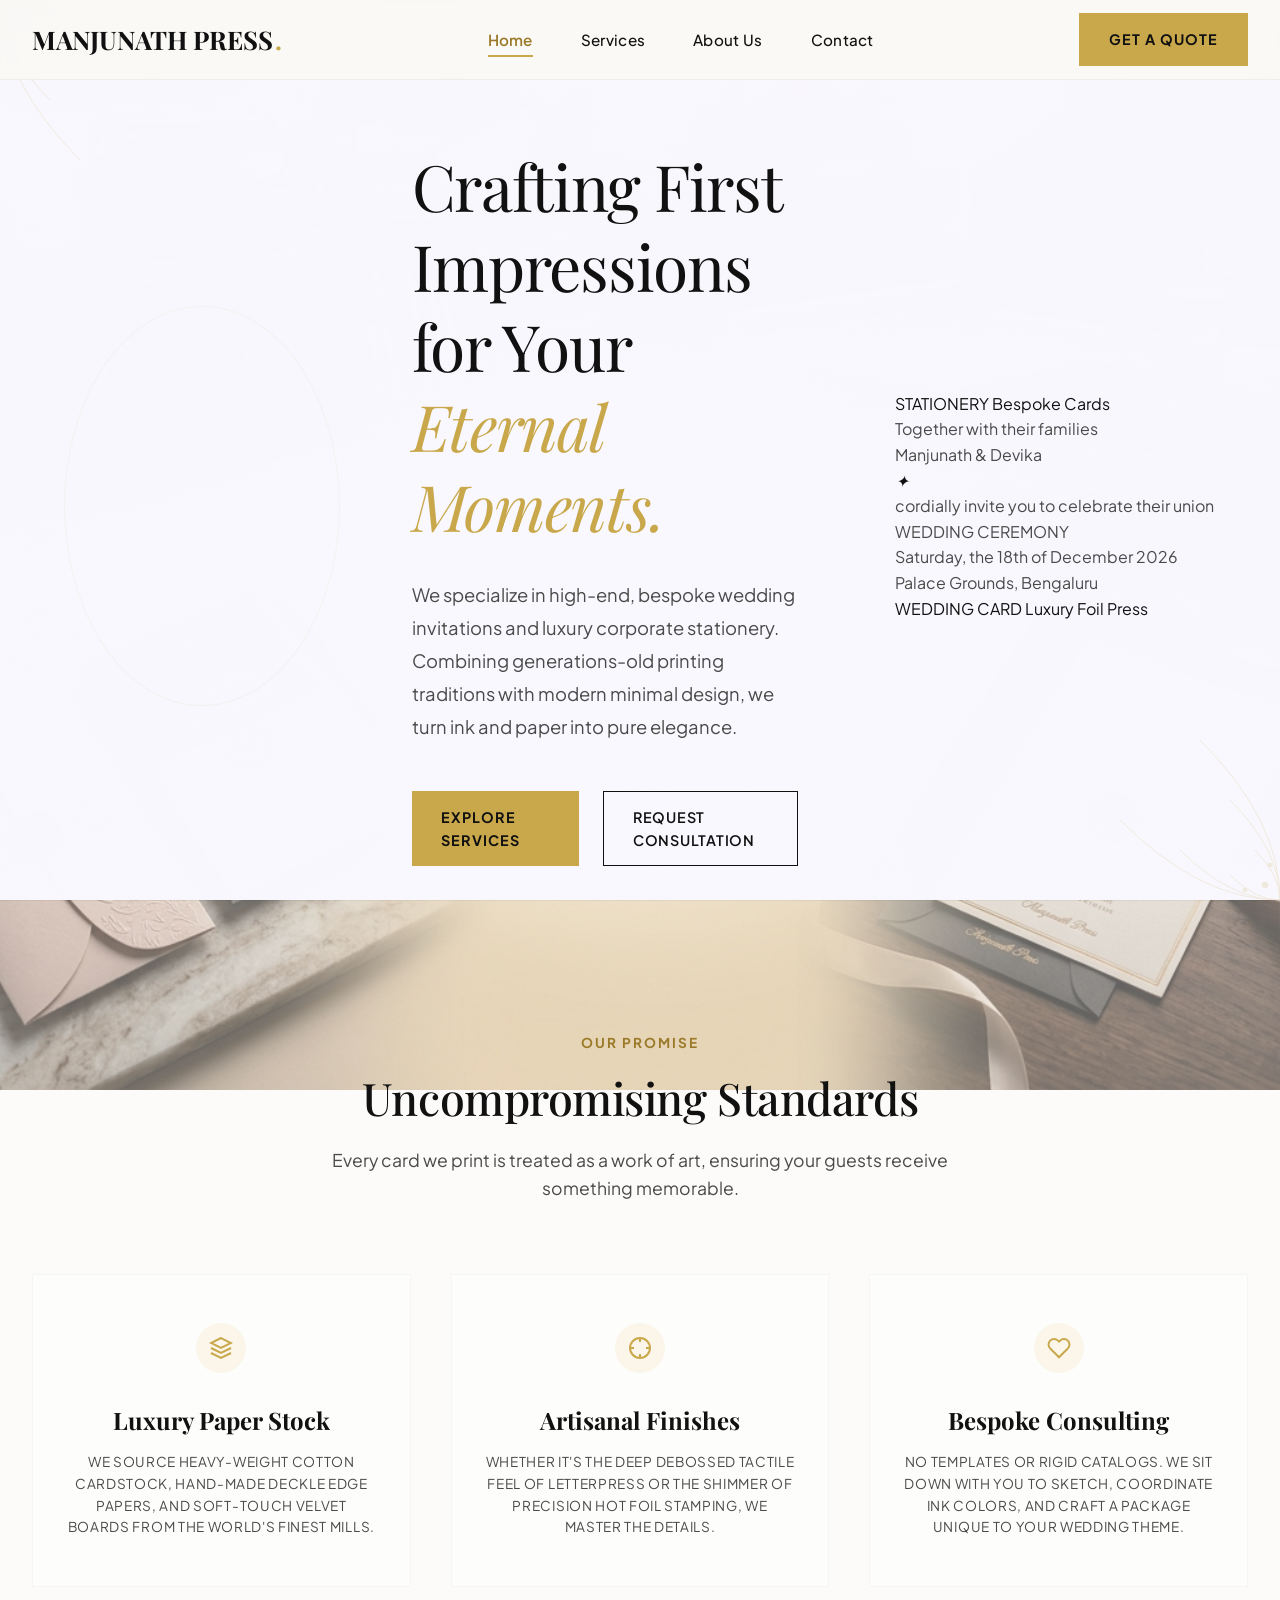
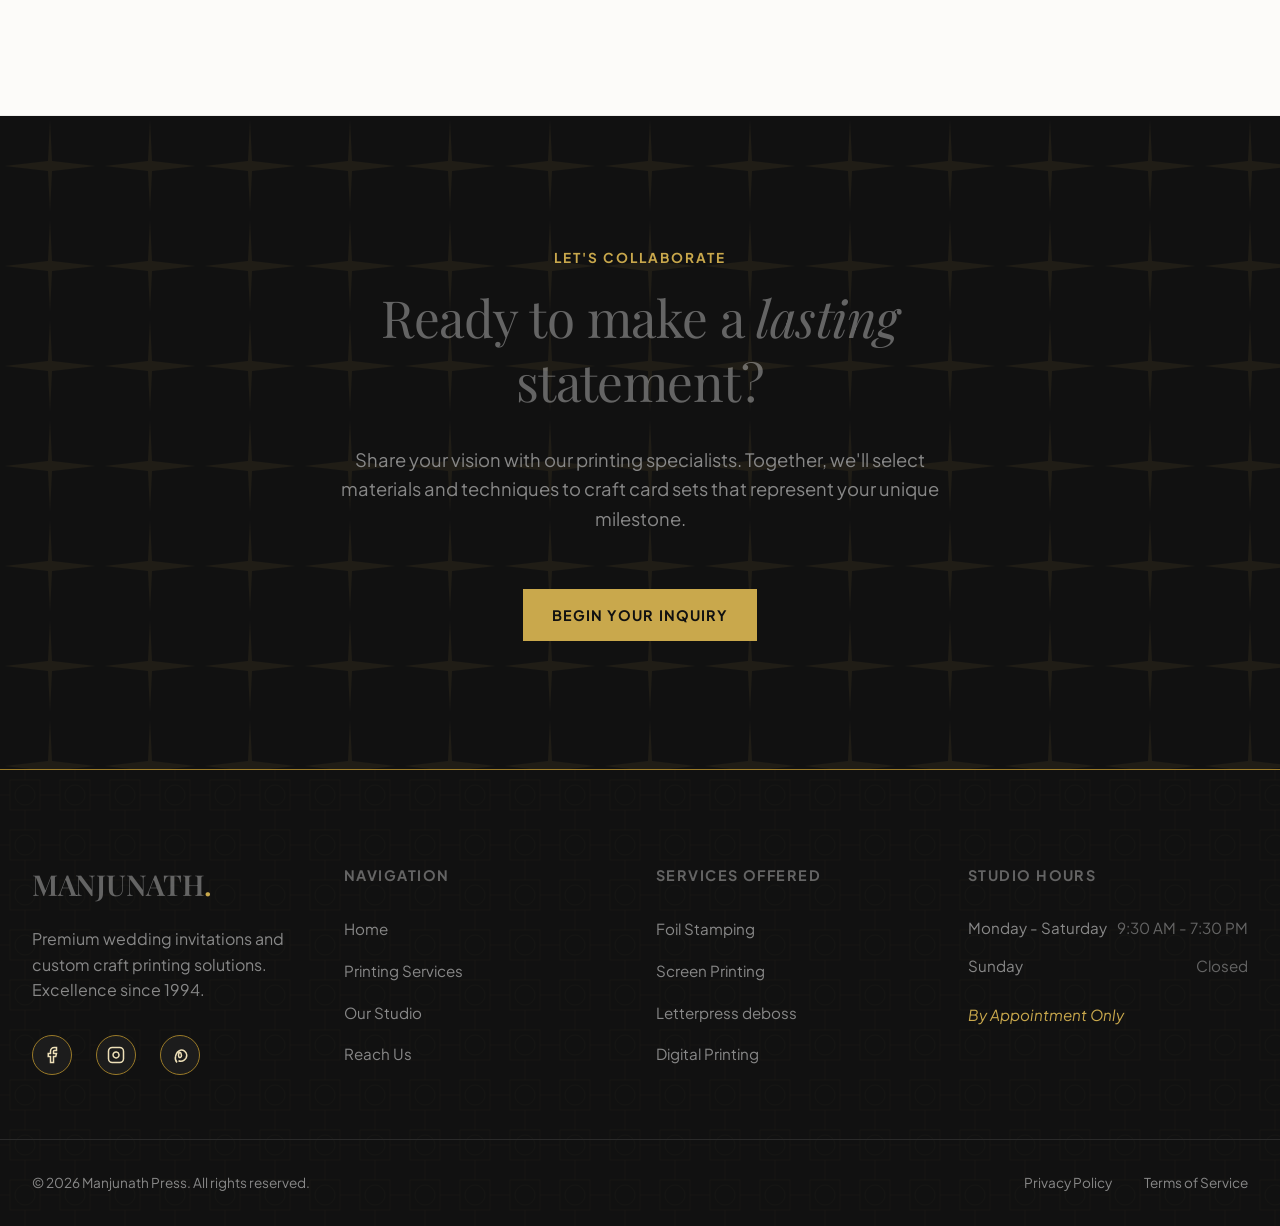
<file: index.html>
<!DOCTYPE html>
<html lang="en">
<head>
  <meta charset="UTF-8">
  <meta name="viewport" content="width=device-width, initial-scale=1.0">
  <meta name="description" content="Manjunath Press - Premium wedding cards, invitations, and luxury printing services. High-end screen printing, offset, letterpress, and foil stamping in classic red and black styles.">
  <title>Manjunath Press | Luxury Wedding Cards & Printing Services</title>
  <link rel="stylesheet" href="style.css">
</head>
<body>

  <!-- 1. Header Navigation -->
  <header class="site-header">
    <div class="container nav-container">
      <a href="index.html" class="logo">
        MANJUNATH PRESS<span>.</span>
      </a>
      
      <nav class="nav-menu-wrapper">
        <ul class="nav-menu">
          <li><a href="index.html" class="nav-link active">Home</a></li>
          <li><a href="services.html" class="nav-link">Services</a></li>
          <li><a href="about.html" class="nav-link">About Us</a></li>
          <li><a href="contact.html" class="nav-link">Contact</a></li>
        </ul>
      </nav>

      <div class="nav-actions">
        <a href="contact.html" class="btn-cta">Get A Quote</a>
      </div>

      <div class="menu-toggle" aria-label="Toggle navigation menu">
        <span class="bar"></span>
        <span class="bar"></span>
        <span class="bar"></span>
      </div>
    </div>
  </header>

  <!-- 2. Hero Section -->
  <section class="hero-section">
    <!-- Geometric subtle accents -->
    <div class="hero-deco-ring"></div>
    <div class="hero-deco-square"></div>
    
    <div class="container grid-2">
      <div class="hero-content animate-slide-up">
        <h1 class="hero-title">
          Crafting First Impressions for Your <span>Eternal Moments.</span>
        </h1>
        <p class="hero-description">
          We specialize in high-end, bespoke wedding invitations and luxury corporate stationery. Combining generations-old printing traditions with modern minimal design, we turn ink and paper into pure elegance.
        </p>
        <div class="hero-buttons">
          <a href="services.html" class="btn-cta">Explore Services</a>
          <a href="contact.html" class="btn-secondary">Request consultation</a>
        </div>
      </div>
      
      <div class="hero-image-container animate-fade">
        <!-- Two overlapping luxury wedding cards -->
        <div class="hero-cards-scene">

          <!-- Back card (stationery) -->
          <div class="luxury-card luxury-card--back">
            <div class="lcard-border">
              <div class="lcard-corner lcard-corner--tl"></div>
              <div class="lcard-corner lcard-corner--tr"></div>
              <div class="lcard-corner lcard-corner--bl"></div>
              <div class="lcard-corner lcard-corner--br"></div>
              <div class="lcard-inner-content back-card-content">
                <div class="lcard-paisley-top"></div>
                <div class="lcard-paisley-bottom"></div>
              </div>
            </div>
            <div class="lcard-label">
              <span class="lcard-label-tag">STATIONERY</span>
              <span class="lcard-label-name">Bespoke Cards</span>
            </div>
          </div>

          <!-- Front card (main wedding card) -->
          <div class="luxury-card luxury-card--front">
            <div class="lcard-border">
              <div class="lcard-corner lcard-corner--tl"></div>
              <div class="lcard-corner lcard-corner--tr"></div>
              <div class="lcard-corner lcard-corner--bl"></div>
              <div class="lcard-corner lcard-corner--br"></div>
              <div class="lcard-inner-content">
                <div class="lcard-paisley-top"></div>
                <div class="lcard-paisley-bottom"></div>
                <div class="lcard-text-body">
                  <p class="lcard-together">Together with their families</p>
                  <p class="lcard-names">Manjunath &amp; Devika</p>
                  <div class="lcard-divider"><span></span><i>✦</i><span></span></div>
                  <p class="lcard-invite">cordially invite you to celebrate their union</p>
                  <p class="lcard-event">WEDDING CEREMONY</p>
                  <p class="lcard-date">Saturday, the 18th of December 2026</p>
                  <p class="lcard-venue">Palace Grounds, Bengaluru</p>
                </div>
              </div>
            </div>
            <div class="lcard-label">
              <span class="lcard-label-tag">WEDDING CARD</span>
              <span class="lcard-label-name">Luxury Foil Press</span>
            </div>
          </div>

        </div>
      </div>
    </div>
  </section>



  <!-- 4. Value Highlights Section -->
  <section class="section-padding scroll-reveal" style="background-color: var(--color-bg-light); border-top: 1px solid rgba(17,17,17,0.05); border-bottom: 1px solid rgba(17,17,17,0.05);">
    <div class="container">
      <div class="section-header">
        <span class="section-tag">Our Promise</span>
        <h2 class="section-title">Uncompromising Standards</h2>
        <p class="section-subtitle">Every card we print is treated as a work of art, ensuring your guests receive something memorable.</p>
      </div>

      <div class="grid-3">
        <div class="stat-item" style="text-align: center; background: var(--color-bg-white); padding: 3rem 2rem; border: 1px solid rgba(17,17,17,0.03);">
          <div class="flex-center" style="width: 50px; height: 50px; background-color: var(--color-red-light); color: var(--color-red-deep); margin: 0 auto 2rem; border-radius: 50%;">
            <svg width="24" height="24" fill="none" stroke="currentColor" stroke-width="2" viewBox="0 0 24 24"><path d="M12 2L2 7l10 5 10-5-10-5zM2 17l10 5 10-5M2 12l10 5 10-5"/></svg>
          </div>
          <h3 style="font-size: 1.5rem; color: var(--color-black); margin-bottom: 1rem;">Luxury Paper Stock</h3>
          <p>We source heavy-weight cotton cardstock, hand-made deckle edge papers, and soft-touch velvet boards from the world's finest mills.</p>
        </div>

        <div class="stat-item" style="text-align: center; background: var(--color-bg-white); padding: 3rem 2rem; border: 1px solid rgba(17,17,17,0.03);">
          <div class="flex-center" style="width: 50px; height: 50px; background-color: var(--color-red-light); color: var(--color-red-deep); margin: 0 auto 2rem; border-radius: 50%;">
            <svg width="24" height="24" fill="none" stroke="currentColor" stroke-width="2" viewBox="0 0 24 24"><path d="M12 22c5.523 0 10-4.477 10-10S17.523 2 12 2 2 6.477 2 12s4.477 10 10 10z"/><path d="M22 12h-4M6 12H2M12 6V2M12 22v-4"/></svg>
          </div>
          <h3 style="font-size: 1.5rem; color: var(--color-black); margin-bottom: 1rem;">Artisanal Finishes</h3>
          <p>Whether it's the deep debossed tactile feel of letterpress or the shimmer of precision hot foil stamping, we master the details.</p>
        </div>

        <div class="stat-item" style="text-align: center; background: var(--color-bg-white); padding: 3rem 2rem; border: 1px solid rgba(17,17,17,0.03);">
          <div class="flex-center" style="width: 50px; height: 50px; background-color: var(--color-red-light); color: var(--color-red-deep); margin: 0 auto 2rem; border-radius: 50%;">
            <svg width="24" height="24" fill="none" stroke="currentColor" stroke-width="2" viewBox="0 0 24 24"><path d="M20.84 4.61a5.5 5.5 0 00-7.78 0L12 5.67l-1.06-1.06a5.5 5.5 0 00-7.78 7.78l1.06 1.06L12 21.23l7.78-7.78 1.06-1.06a5.5 5.5 0 000-7.78z"/></svg>
          </div>
          <h3 style="font-size: 1.5rem; color: var(--color-black); margin-bottom: 1rem;">Bespoke Consulting</h3>
          <p>No templates or rigid catalogs. We sit down with you to sketch, coordinate ink colors, and craft a package unique to your wedding theme.</p>
        </div>
      </div>
    </div>
  </section>

  <!-- 5. CTA Section -->
  <section class="section-padding flex-center scroll-reveal" style="background-color: var(--color-black); color: var(--color-bg-light); position: relative; text-align: center;">
    <div class="container" style="max-width: 800px; z-index: 10;">
      <span class="section-tag" style="color: var(--color-gold);">Let's collaborate</span>
      <h2 style="color: var(--color-bg-white); font-weight: 400; margin-bottom: 2rem; font-size: clamp(2rem, 4vw, 3.5rem);">
        Ready to make a <em>lasting</em> statement?
      </h2>
      <p style="color: var(--color-gray-medium); font-size: 1.15rem; margin-bottom: 3.5rem; max-width: 600px; margin-left: auto; margin-right: auto;">
        Share your vision with our printing specialists. Together, we'll select materials and techniques to craft card sets that represent your unique milestone.
      </p>
      <a href="contact.html" class="btn-cta" style="background-color: var(--color-gold); border-color: var(--color-gold); color: var(--color-black);">
        Begin Your Inquiry
      </a>
    </div>
  </section>

  <!-- 6. Footer -->
  <footer class="site-footer">
    <div class="container footer-top grid-4">
      <div class="footer-brand">
        <h2>MANJUNATH<span>.</span></h2>
        <p>Premium wedding invitations and custom craft printing solutions. Excellence since 1994.</p>
        <div class="social-links">
          <a href="#" class="social-icon" aria-label="Facebook"><svg width="18" height="18" fill="none" stroke="currentColor" stroke-width="2" viewBox="0 0 24 24"><path d="M18 2h-3a5 5 0 00-5 5v3H7v4h3v8h4v-8h3l1-4h-4V7a1 1 0 011-1h3z"/></svg></a>
          <a href="#" class="social-icon" aria-label="Instagram"><svg width="18" height="18" fill="none" stroke="currentColor" stroke-width="2" viewBox="0 0 24 24"><rect x="2" y="2" width="20" height="20" rx="5" ry="5"/><path d="M16 11.37A4 4 0 1112.63 8 4 4 0 0116 11.37zM17.5 6.5h.01"/></svg></a>
          <a href="#" class="social-icon" aria-label="Pinterest"><svg width="18" height="18" fill="none" stroke="currentColor" stroke-width="2" viewBox="0 0 24 24"><path d="M8 22a9 9 0 01-1.9-8.4c.5-2.2 2-6.6 6.3-8A7.3 7.3 0 0121 12a8 8 0 01-11 7.6M12 7c-1.3 2-2.5 5.5-1.5 7.5s3.5.5 3.5-2c0-3.5-3-5-3-5"/></svg></a>
        </div>
      </div>

      <div class="footer-nav-col">
        <h4>Navigation</h4>
        <ul class="footer-links">
          <li><a href="index.html">Home</a></li>
          <li><a href="services.html">Printing Services</a></li>
          <li><a href="about.html">Our Studio</a></li>
          <li><a href="contact.html">Reach Us</a></li>
        </ul>
      </div>

      <div class="footer-nav-col">
        <h4>Services Offered</h4>
        <ul class="footer-links">
          <li><a href="services.html#foil">Foil Stamping</a></li>
          <li><a href="services.html#screen">Screen Printing</a></li>
          <li><a href="services.html#letterpress">Letterpress deboss</a></li>
          <li><a href="services.html#digital">Digital Printing</a></li>
        </ul>
      </div>

      <div class="footer-nav-col">
        <h4>Studio Hours</h4>
        <ul class="footer-hours-list">
          <li>Monday - Saturday <span>9:30 AM - 7:30 PM</span></li>
          <li>Sunday <span>Closed</span></li>
          <li style="margin-top: 1.5rem; font-style: italic; color: var(--color-gold);">By Appointment Only</li>
        </ul>
      </div>
    </div>

    <div class="container footer-bottom">
      <p>&copy; 2026 Manjunath Press. All rights reserved.</p>
      <div class="footer-bottom-links">
        <a href="#">Privacy Policy</a>
        <a href="#">Terms of Service</a>
      </div>
    </div>
  </footer>

  <script src="main.js"></script>
</body>
</html>
</file>
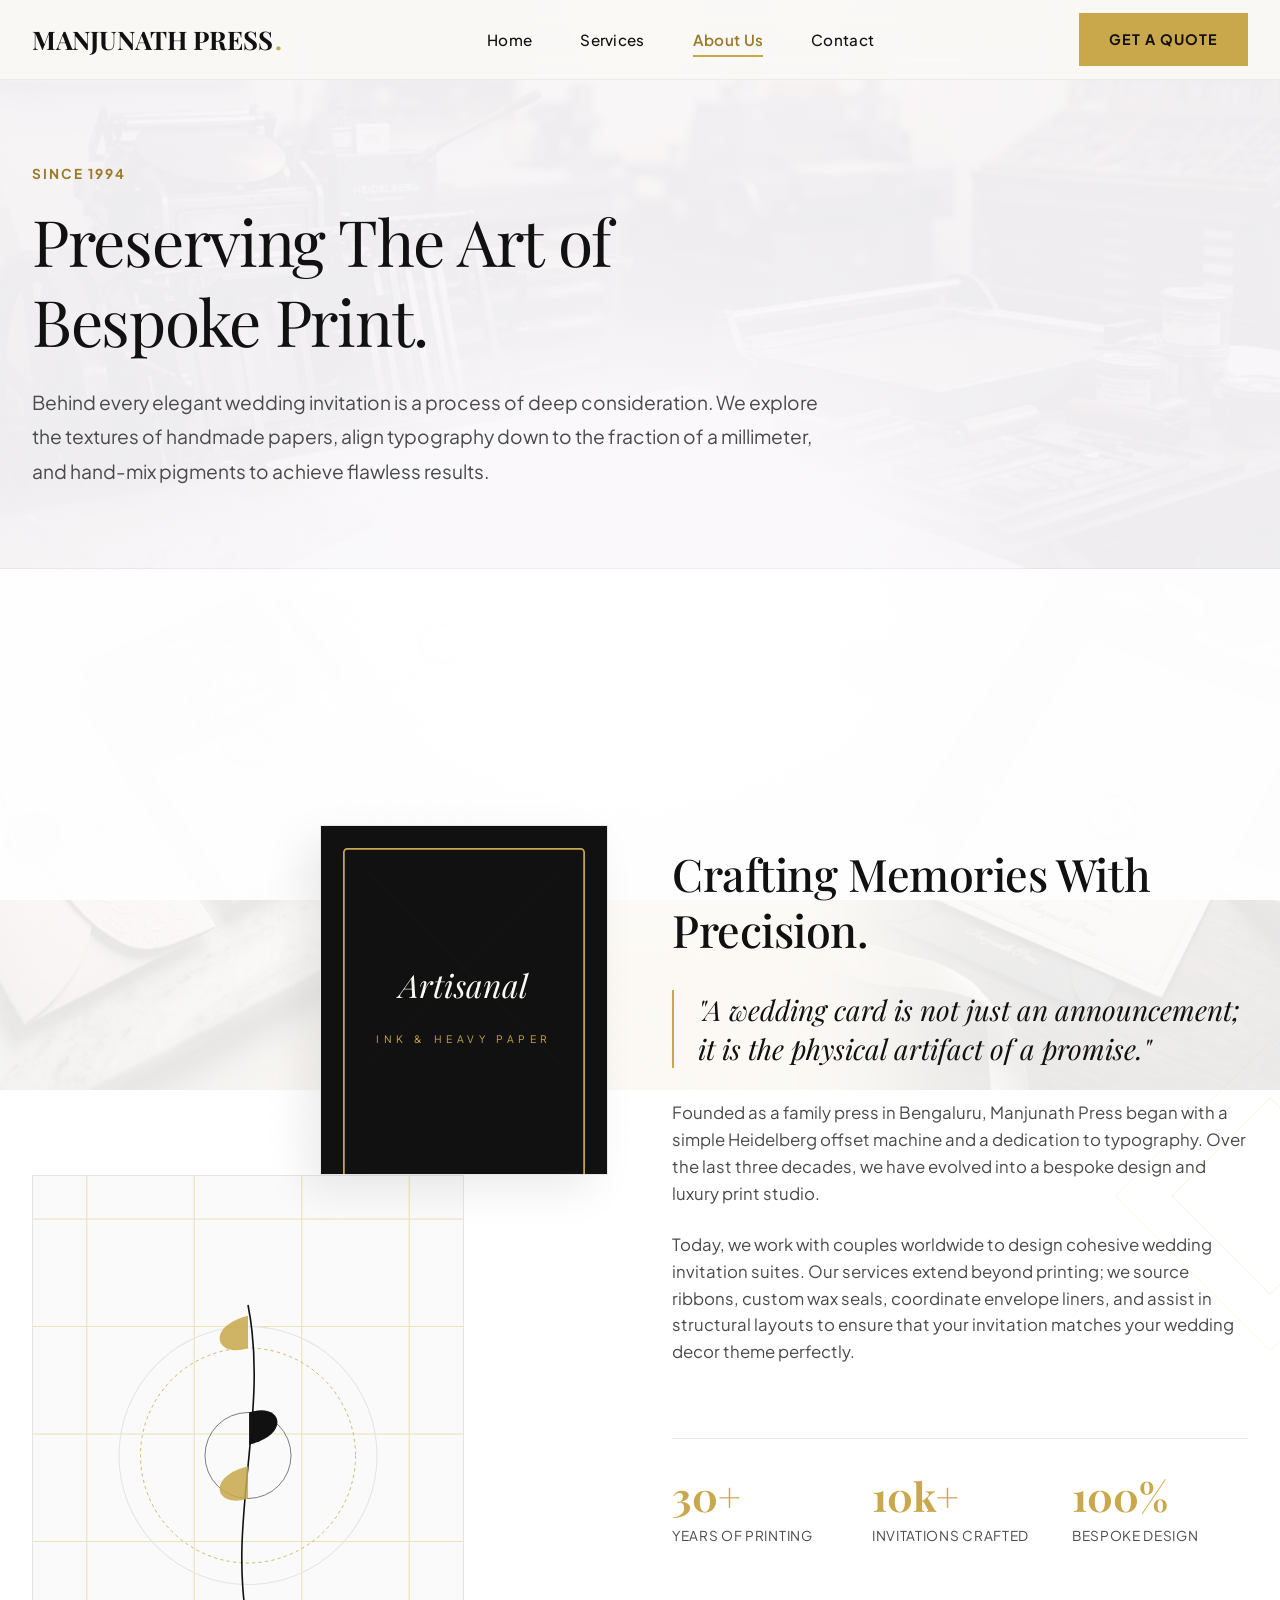
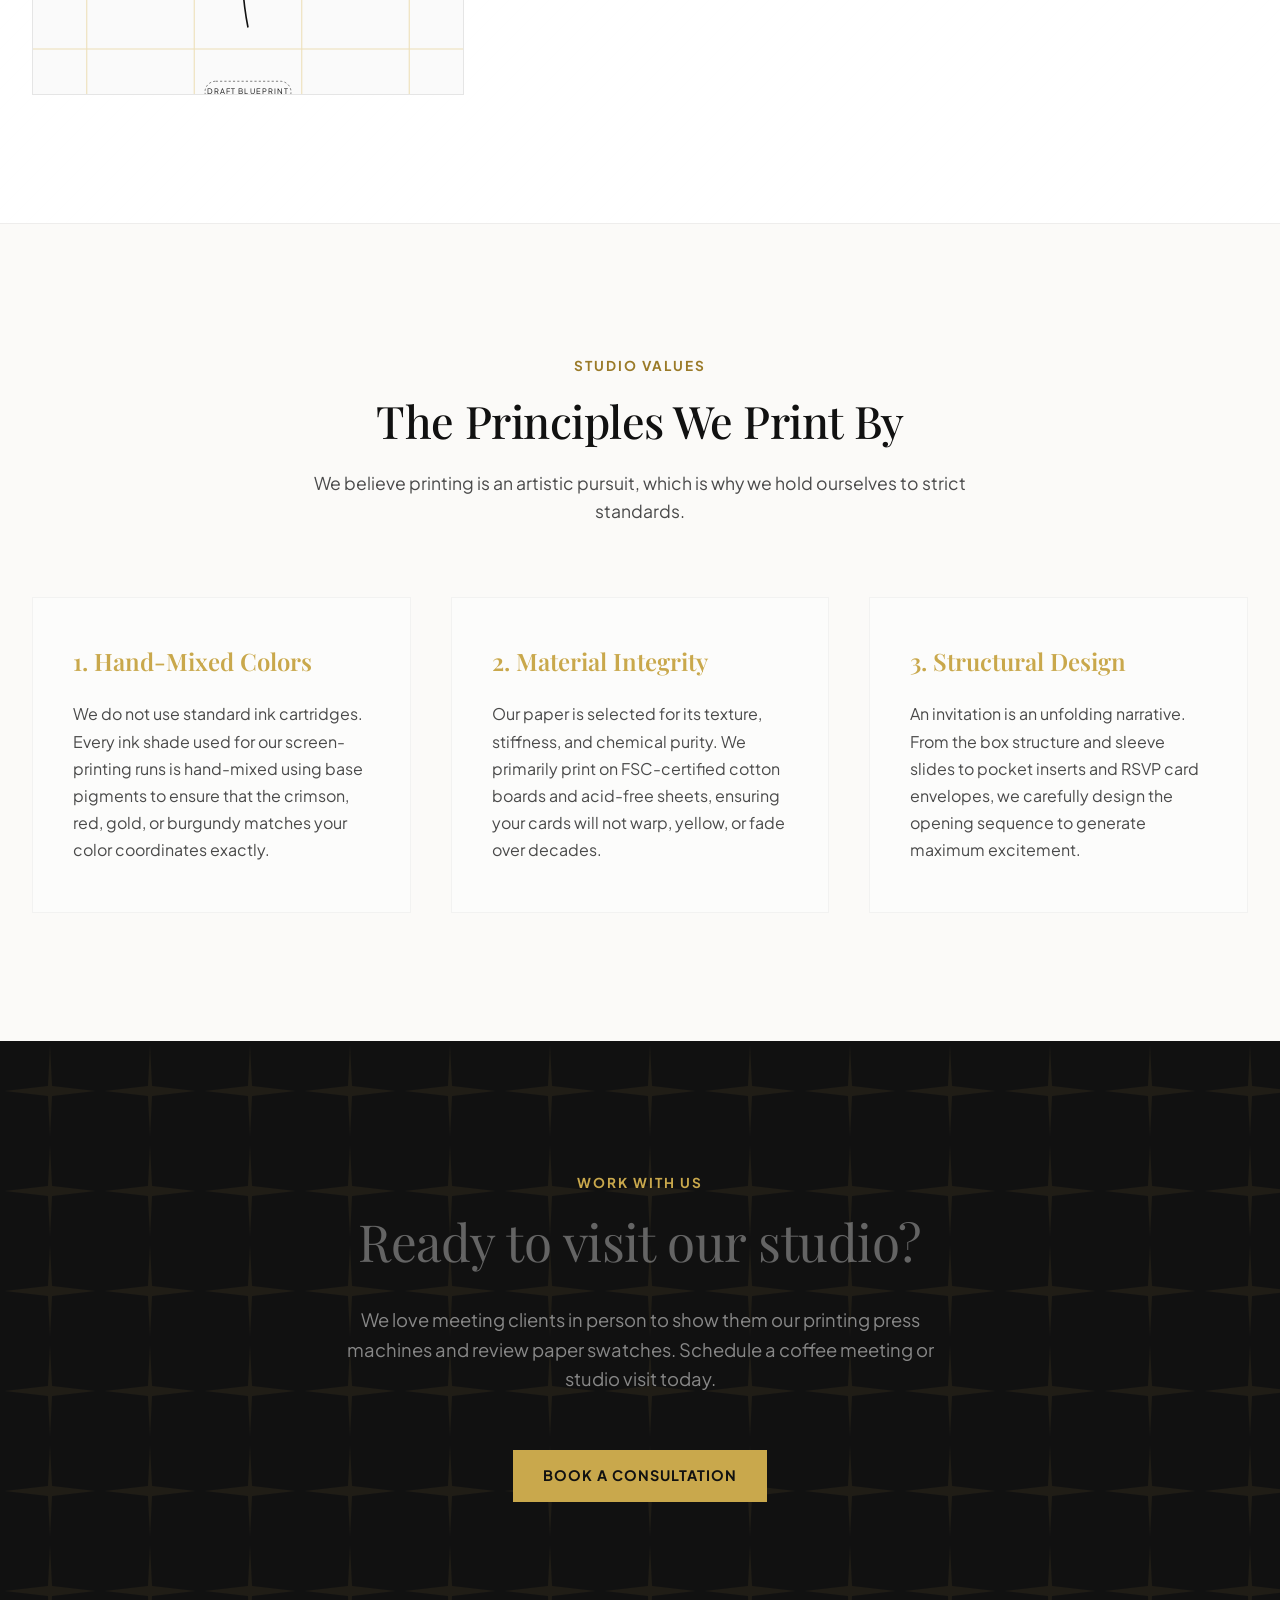
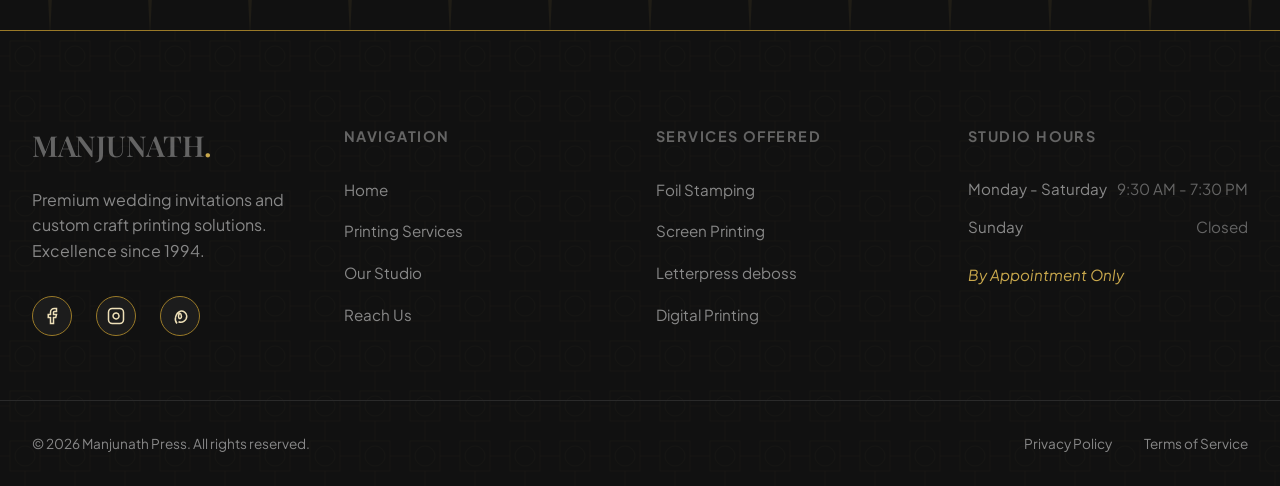
<file: about.html>
<!DOCTYPE html>
<html lang="en">
<head>
  <meta charset="UTF-8">
  <meta name="viewport" content="width=device-width, initial-scale=1.0">
  <meta name="description" content="Discover the craftsmanship behind Manjunath Press. For over 30 years, we have been crafting luxury bespoke wedding cards and invitations in Bengaluru.">
  <title>About Our Studio | Manjunath Press</title>
  <link rel="stylesheet" href="style.css">
</head>
<body>

  <!-- Header Navigation -->
  <header class="site-header">
    <div class="container nav-container">
      <a href="index.html" class="logo">
        MANJUNATH PRESS<span>.</span>
      </a>
      
      <nav class="nav-menu-wrapper">
        <ul class="nav-menu">
          <li><a href="index.html" class="nav-link">Home</a></li>
          <li><a href="services.html" class="nav-link">Services</a></li>
          <li><a href="about.html" class="nav-link active">About Us</a></li>
          <li><a href="contact.html" class="nav-link">Contact</a></li>
        </ul>
      </nav>

      <div class="nav-actions">
        <a href="contact.html" class="btn-cta">Get A Quote</a>
      </div>

      <div class="menu-toggle" aria-label="Toggle navigation menu">
        <span class="bar"></span>
        <span class="bar"></span>
        <span class="bar"></span>
      </div>
    </div>
  </header>

  <!-- Banner Section -->
  <section class="section-padding" style="background-color: var(--color-bg-light); border-bottom: 1px solid rgba(17,17,17,0.05); padding-top: 10rem; padding-bottom: 5rem;">
    <div class="container">
      <div class="animate-slide-up" style="max-width: 800px;">
        <span class="section-tag">Since 1994</span>
        <h1 style="font-weight: 400; margin-bottom: 1.5rem;">Preserving The Art of <span>Bespoke Print.</span></h1>
        <p style="font-size: 1.2rem; color: var(--color-gray-dark); line-height: 1.8;">
          Behind every elegant wedding invitation is a process of deep consideration. We explore the textures of handmade papers, align typography down to the fraction of a millimeter, and hand-mix pigments to achieve flawless results.
        </p>
      </div>
    </div>
  </section>

  <!-- About Details & Vector Section -->
  <section class="section-padding about-section scroll-reveal">
    <div class="container grid-2" style="align-items: center;">
      <div class="about-image-grid">
        <div class="about-img-main">
          <!-- Vector graphic showing abstract line art of print craftsmanship -->
          <svg width="100%" height="100%" viewBox="0 0 400 520" fill="none" xmlns="http://www.w3.org/2000/svg" style="background-color: #FAFAFA;">
            <!-- Background textured grids -->
            <line x1="0" y1="40" x2="400" y2="40" stroke="#EEE0B8" stroke-width="1"/>
            <line x1="0" y1="140" x2="400" y2="140" stroke="#EEE0B8" stroke-width="1"/>
            <line x1="0" y1="240" x2="400" y2="240" stroke="#EEE0B8" stroke-width="1"/>
            <line x1="0" y1="340" x2="400" y2="340" stroke="#EEE0B8" stroke-width="1"/>
            <line x1="0" y1="440" x2="400" y2="440" stroke="#EEE0B8" stroke-width="1"/>
            
            <line x1="50" y1="0" x2="50" y2="520" stroke="#EEE0B8" stroke-width="1"/>
            <line x1="150" y1="0" x2="150" y2="520" stroke="#EEE0B8" stroke-width="1"/>
            <line x1="250" y1="0" x2="250" y2="520" stroke="#EEE0B8" stroke-width="1"/>
            <line x1="350" y1="0" x2="350" y2="520" stroke="#EEE0B8" stroke-width="1"/>

            <!-- Fine vector circles / blueprint look -->
            <circle cx="200" cy="260" r="120" stroke="#e5e5e5" stroke-width="1"/>
            <circle cx="200" cy="260" r="100" stroke="#C9A84C" stroke-dasharray="3 3" stroke-width="0.75" />
            <circle cx="200" cy="260" r="40" stroke="#111111" stroke-width="0.5"/>
            
            <!-- Graphic botanical stem running through center -->
            <path d="M200 420 C180 320, 220 220, 200 120" stroke="#111111" stroke-width="1.5"/>
            <!-- Leaf 1 -->
            <path d="M200 300 C170 310, 160 280, 200 270 Z" fill="#C9A84C" opacity="0.85"/>
            <!-- Leaf 2 -->
            <path d="M201 220 C231 210, 241 240, 201 250 Z" fill="#111111"/>
            <!-- Leaf 3 -->
            <path d="M200 160 C170 170, 160 140, 200 130 Z" fill="#C9A84C" opacity="0.85"/>

            <rect x="160" y="470" width="80" height="20" rx="10" stroke="#111111" stroke-dasharray="2 2" stroke-width="0.5"/>
            <text x="200" y="482" font-family="'Plus Jakarta Sans', sans-serif" font-size="7" fill="#111111" text-anchor="middle" letter-spacing="1">DRAFT BLUEPRINT</text>
          </svg>
        </div>
        
        <div class="about-img-sub">
          <svg width="100%" height="100%" viewBox="0 0 250 350" fill="none" xmlns="http://www.w3.org/2000/svg" style="background-color: #111111;">
            <rect x="20" y="20" width="210" height="310" rx="3" stroke="#C9A84C" stroke-width="1.5" />
            <path d="M 40 40 L 210 210" stroke="#1c1c1c" stroke-width="0.5" />
            <path d="M 40 210 L 210 40" stroke="#1c1c1c" stroke-width="0.5" />
            <text x="125" y="150" font-family="'Playfair Display', serif" font-style="italic" font-size="28" fill="#FAF9F6" text-anchor="middle">Artisanal</text>
            <text x="125" y="190" font-family="'Plus Jakarta Sans', sans-serif" font-size="9" fill="#C9A84C" text-anchor="middle" letter-spacing="4">INK &amp; HEAVY PAPER</text>
          </svg>
        </div>
      </div>

      <div class="about-content">
        <h2 style="font-weight: 500; margin-bottom: 2rem;">Crafting Memories With Precision.</h2>
        <span class="about-tagline">"A wedding card is not just an announcement; it is the physical artifact of a promise."</span>
        <p class="about-text">
          Founded as a family press in Bengaluru, Manjunath Press began with a simple Heidelberg offset machine and a dedication to typography. Over the last three decades, we have evolved into a bespoke design and luxury print studio.
        </p>
        <p class="about-text">
          Today, we work with couples worldwide to design cohesive wedding invitation suites. Our services extend beyond printing; we source ribbons, custom wax seals, coordinate envelope liners, and assist in structural layouts to ensure that your invitation matches your wedding decor theme perfectly.
        </p>

        <div class="about-stats">
          <div class="stat-item">
            <h3>30+</h3>
            <p>Years of Printing</p>
          </div>
          <div class="stat-item">
            <h3>10k+</h3>
            <p>Invitations Crafted</p>
          </div>
          <div class="stat-item">
            <h3>100%</h3>
            <p>Bespoke Design</p>
          </div>
        </div>
      </div>
    </div>
  </section>

  <!-- Core Values Grid -->
  <section class="section-padding scroll-reveal" style="background-color: var(--color-bg-light); border-top: 1px solid rgba(17,17,17,0.05);">
    <div class="container">
      <div class="section-header">
        <span class="section-tag">Studio Values</span>
        <h2 class="section-title">The Principles We Print By</h2>
        <p class="section-subtitle">We believe printing is an artistic pursuit, which is why we hold ourselves to strict standards.</p>
      </div>

      <div class="grid-3">
        <div style="background: var(--color-bg-white); padding: 3rem 2.5rem; border: 1px solid rgba(17,17,17,0.04);">
          <h3 style="font-size: 1.5rem; margin-bottom: 1.5rem; color: var(--color-gold);">1. Hand-Mixed Colors</h3>
          <p style="color: var(--color-gray-dark); line-height: 1.7;">
            We do not use standard ink cartridges. Every ink shade used for our screen-printing runs is hand-mixed using base pigments to ensure that the crimson, red, gold, or burgundy matches your color coordinates exactly.
          </p>
        </div>

        <div style="background: var(--color-bg-white); padding: 3rem 2.5rem; border: 1px solid rgba(17,17,17,0.04);">
          <h3 style="font-size: 1.5rem; margin-bottom: 1.5rem; color: var(--color-gold);">2. Material Integrity</h3>
          <p style="color: var(--color-gray-dark); line-height: 1.7;">
            Our paper is selected for its texture, stiffness, and chemical purity. We primarily print on FSC-certified cotton boards and acid-free sheets, ensuring your cards will not warp, yellow, or fade over decades.
          </p>
        </div>

        <div style="background: var(--color-bg-white); padding: 3rem 2.5rem; border: 1px solid rgba(17,17,17,0.04);">
          <h3 style="font-size: 1.5rem; margin-bottom: 1.5rem; color: var(--color-gold);">3. Structural Design</h3>
          <p style="color: var(--color-gray-dark); line-height: 1.7;">
            An invitation is an unfolding narrative. From the box structure and sleeve slides to pocket inserts and RSVP card envelopes, we carefully design the opening sequence to generate maximum excitement.
          </p>
        </div>
      </div>
    </div>
  </section>

  <!-- CTA Section -->
  <section class="section-padding flex-center scroll-reveal" style="background-color: var(--color-black); color: var(--color-bg-light); text-align: center;">
    <div class="container" style="max-width: 800px;">
      <span class="section-tag" style="color: var(--color-gold);">Work With Us</span>
      <h2 style="color: var(--color-bg-white); font-weight: 400; margin-bottom: 2rem; font-size: clamp(2rem, 4vw, 3.5rem);">
        Ready to visit our studio?
      </h2>
      <p style="color: var(--color-gray-medium); font-size: 1.15rem; margin-bottom: 3.5rem; max-width: 600px; margin-left: auto; margin-right: auto;">
        We love meeting clients in person to show them our printing press machines and review paper swatches. Schedule a coffee meeting or studio visit today.
      </p>
      <a href="contact.html" class="btn-cta">
        Book A Consultation
      </a>
    </div>
  </section>

  <!-- Footer -->
  <footer class="site-footer">
    <div class="container footer-top grid-4">
      <div class="footer-brand">
        <h2>MANJUNATH<span>.</span></h2>
        <p>Premium wedding invitations and custom craft printing solutions. Excellence since 1994.</p>
        <div class="social-links">
          <a href="#" class="social-icon" aria-label="Facebook"><svg width="18" height="18" fill="none" stroke="currentColor" stroke-width="2" viewBox="0 0 24 24"><path d="M18 2h-3a5 5 0 00-5 5v3H7v4h3v8h4v-8h3l1-4h-4V7a1 1 0 011-1h3z"/></svg></a>
          <a href="#" class="social-icon" aria-label="Instagram"><svg width="18" height="18" fill="none" stroke="currentColor" stroke-width="2" viewBox="0 0 24 24"><rect x="2" y="2" width="20" height="20" rx="5" ry="5"/><path d="M16 11.37A4 4 0 1112.63 8 4 4 0 0116 11.37zM17.5 6.5h.01"/></svg></a>
          <a href="#" class="social-icon" aria-label="Pinterest"><svg width="18" height="18" fill="none" stroke="currentColor" stroke-width="2" viewBox="0 0 24 24"><path d="M8 22a9 9 0 01-1.9-8.4c.5-2.2 2-6.6 6.3-8A7.3 7.3 0 0121 12a8 8 0 01-11 7.6M12 7c-1.3 2-2.5 5.5-1.5 7.5s3.5.5 3.5-2c0-3.5-3-5-3-5"/></svg></a>
        </div>
      </div>

      <div class="footer-nav-col">
        <h4>Navigation</h4>
        <ul class="footer-links">
          <li><a href="index.html">Home</a></li>
          <li><a href="services.html">Printing Services</a></li>
          <li><a href="a bout.html">Our Studio</a></li>
          <li><a href="contact.html">Reach Us</a></li>
        </ul>
      </div>

      <div class="footer-nav-col">
        <h4>Services Offered</h4>
        <ul class="footer-links">
          <li><a href="services.html#foil">Foil Stamping</a></li>
          <li><a href="services.html#screen">Screen Printing</a></li>
          <li><a href="services.html#letterpress">Letterpress deboss</a></li>
          <li><a href="services.html#digital">Digital Printing</a></li>
        </ul>
      </div>

      <div class="footer-nav-col">
        <h4>Studio Hours</h4>
        <ul class="footer-hours-list">
          <li>Monday - Saturday <span>9:30 AM - 7:30 PM</span></li>
          <li>Sunday <span>Closed</span></li>
          <li style="margin-top: 1.5rem; font-style: italic; color: var(--color-gold);">By Appointment Only</li>
        </ul>
      </div>
    </div>

    <div class="container footer-bottom">
      <p>&copy; 2026 Manjunath Press. All rights reserved.</p>
      <div class="footer-bottom-links">
        <a href="#">Privacy Policy</a>
        <a href="#">Terms of Service</a>
      </div>
    </div>
  </footer>

  <script src="main.js"></script>
</body>
</html>
</file>
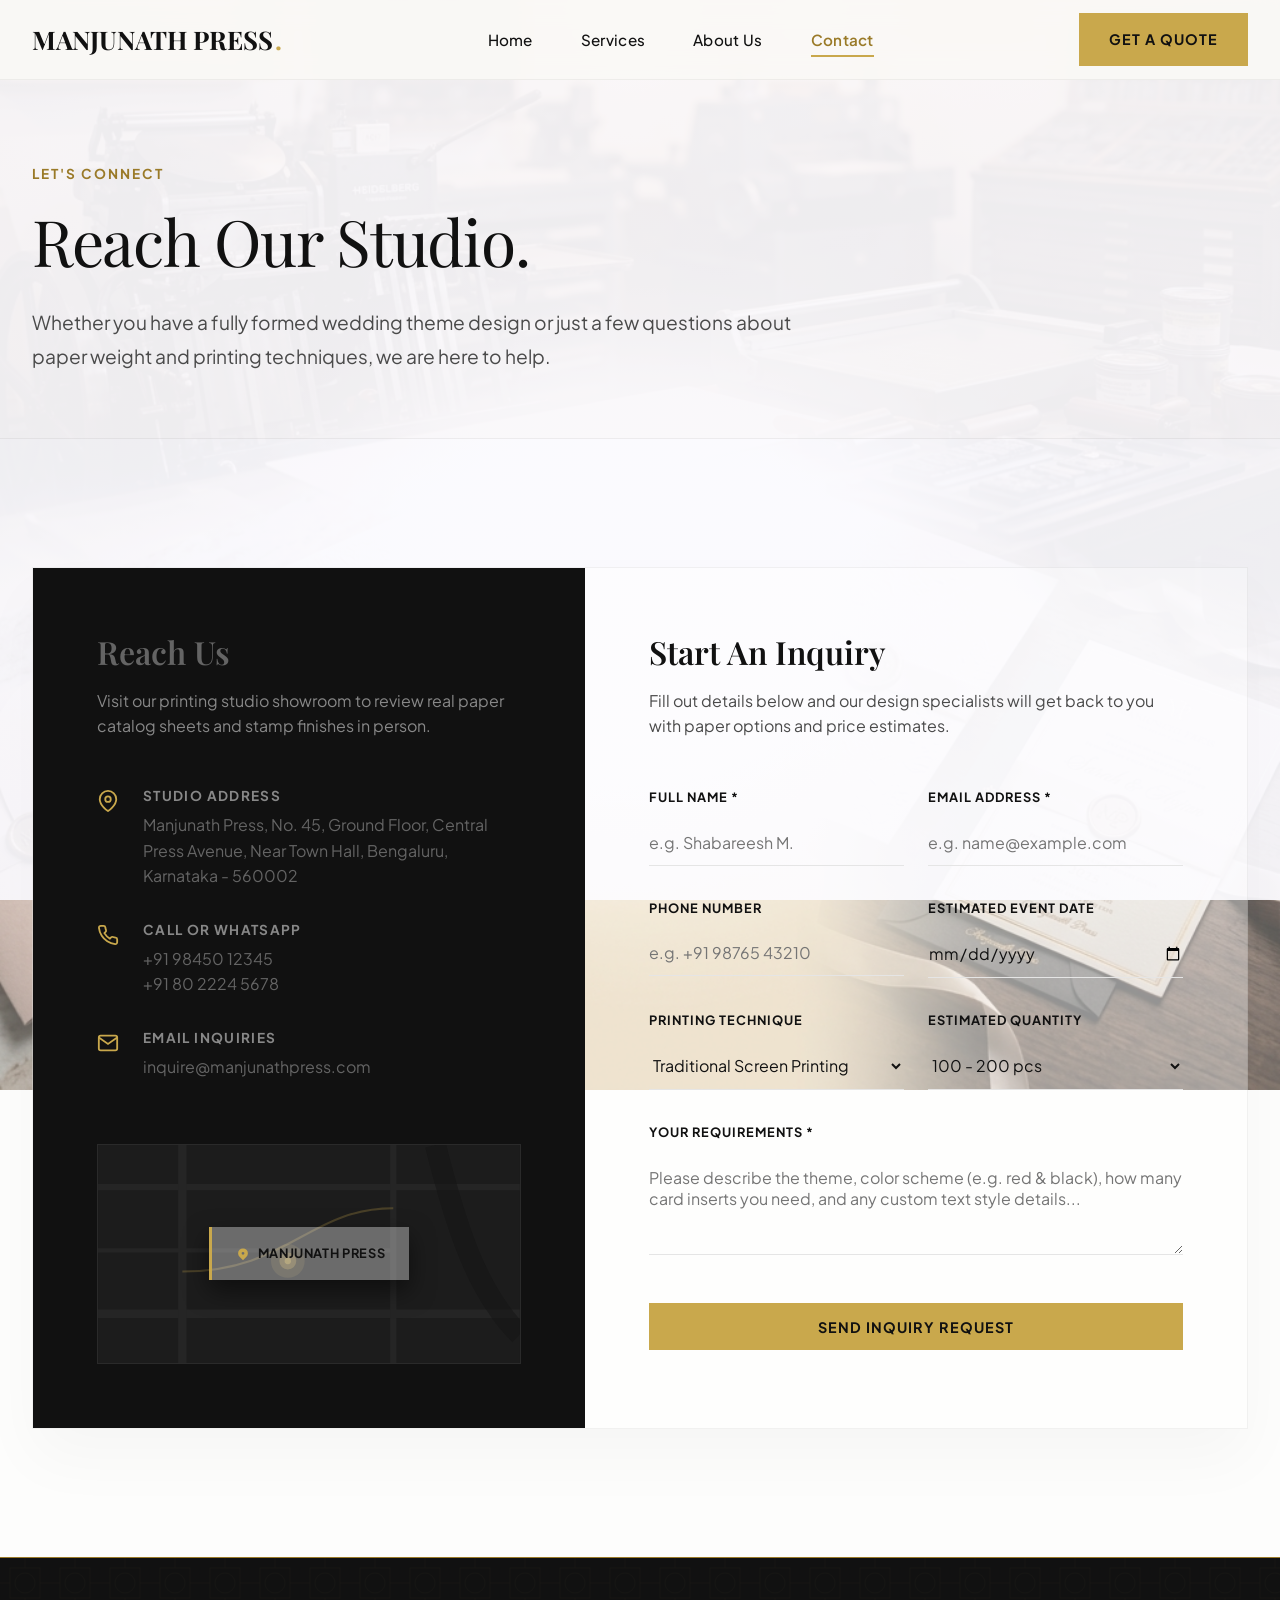
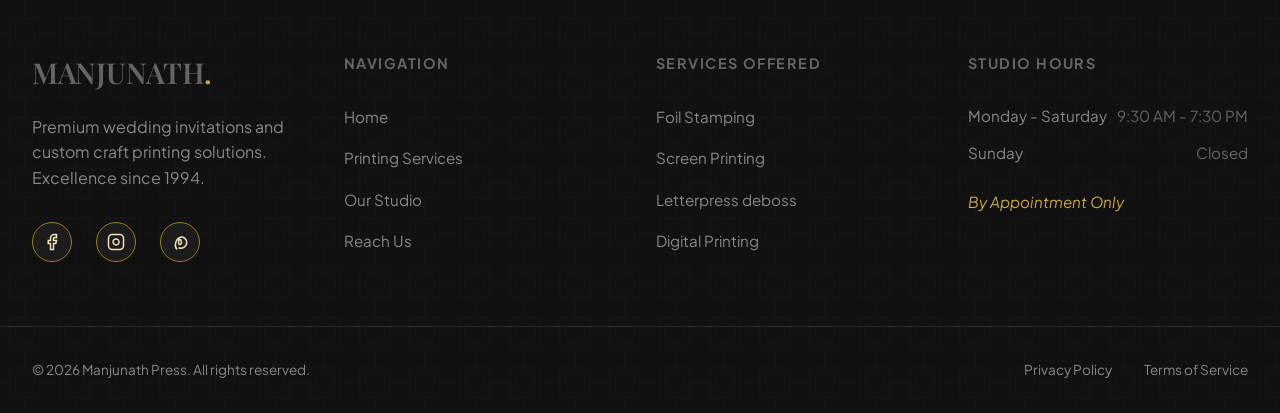
<file: contact.html>
<!DOCTYPE html>
<html lang="en">
<head>
  <meta charset="UTF-8">
  <meta name="viewport" content="width=device-width, initial-scale=1.0">
  <meta name="description" content="Reach out to Manjunath Press. Visit our print studio in Bengaluru, or send an inquiry for custom luxury wedding card printing.">
  <title>Contact & Reach Us | Manjunath Press</title>
  <link rel="stylesheet" href="style.css">
</head>
<body>

  <!-- Header Navigation -->
  <header class="site-header">
    <div class="container nav-container">
      <a href="index.html" class="logo">
        MANJUNATH PRESS<span>.</span>
      </a>
      
      <nav class="nav-menu-wrapper">
        <ul class="nav-menu">
          <li><a href="index.html" class="nav-link">Home</a></li>
          <li><a href="services.html" class="nav-link">Services</a></li>
          <li><a href="about.html" class="nav-link">About Us</a></li>
          <li><a href="contact.html" class="nav-link active">Contact</a></li>
        </ul>
      </nav>

      <div class="nav-actions">
        <a href="contact.html" class="btn-cta">Get A Quote</a>
      </div>

      <div class="menu-toggle" aria-label="Toggle navigation menu">
        <span class="bar"></span>
        <span class="bar"></span>
        <span class="bar"></span>
      </div>
    </div>
  </header>

  <!-- Banner Section -->
  <section class="section-padding" style="background-color: var(--color-bg-light); border-bottom: 1px solid rgba(17,17,17,0.05); padding-top: 10rem; padding-bottom: 4rem;">
    <div class="container">
      <div class="animate-slide-up" style="max-width: 800px;">
        <span class="section-tag">Let's Connect</span>
        <h1 style="font-weight: 400; margin-bottom: 1.5rem;">Reach Our <span>Studio.</span></h1>
        <p style="font-size: 1.2rem; color: var(--color-gray-dark); line-height: 1.8;">
          Whether you have a fully formed wedding theme design or just a few questions about paper weight and printing techniques, we are here to help.
        </p>
      </div>
    </div>
  </section>

  <!-- Contact & Reach Us Grid (Minimalist Red & Black Styling) -->
  <section class="section-padding scroll-reveal" style="background-color: var(--color-bg-white);">
    <div class="container">
      
      <div class="contact-card-wrapper">
        <div class="contact-grid">
          
          <!-- Left Column: Reach Us -->
          <div class="reach-us-column">
            <div>
              <h3>Reach Us</h3>
              <p class="reach-us-intro">Visit our printing studio showroom to review real paper catalog sheets and stamp finishes in person.</p>
              
              <div class="contact-info-list">
                <!-- Address -->
                <div class="info-item">
                  <div class="info-icon">
                    <svg width="22" height="22" fill="none" stroke="currentColor" stroke-width="2" viewBox="0 0 24 24"><path d="M21 10c0 7-9 13-9 13s-9-6-9-13a9 9 0 0118 0z"/><circle cx="12" cy="10" r="3"/></svg>
                  </div>
                  <div class="info-detail">
                    <h4>Studio Address</h4>
                    <p>Manjunath Press, No. 45, Ground Floor, Central Press Avenue, Near Town Hall, Bengaluru, Karnataka - 560002</p>
                  </div>
                </div>

                <!-- Phone -->
                <div class="info-item">
                  <div class="info-icon">
                    <svg width="22" height="22" fill="none" stroke="currentColor" stroke-width="2" viewBox="0 0 24 24"><path d="M22 16.92v3a2 2 0 01-2.18 2 19.79 19.79 0 01-8.63-3.07 19.5 19.5 0 01-6-6 19.79 19.79 0 01-3.07-8.67A2 2 0 014.11 2h3a2 2 0 012 1.72 12.84 12.84 0 00.7 2.81 2 2 0 01-.45 2.11L8.09 9.91a16 16 0 006 6l1.27-1.27a2 2 0 012.11-.45 12.84 12.84 0 002.81.7A2 2 0 0122 16.92z"/></svg>
                  </div>
                  <div class="info-detail">
                    <h4>Call or WhatsApp</h4>
                    <p><a href="tel:+919845012345">+91 98450 12345</a></p>
                    <p><a href="tel:+918022245678">+91 80 2224 5678</a></p>
                  </div>
                </div>

                <!-- Email -->
                <div class="info-item">
                  <div class="info-icon">
                    <svg width="22" height="22" fill="none" stroke="currentColor" stroke-width="2" viewBox="0 0 24 24"><path d="M4 4h16c1.1 0 2 .9 2 2v12c0 1.1-.9 2-2 2H4c-1.1 0-2-.9-2-2V6c0-1.1.9-2 2-2z"/><path d="M22 6l-10 7L2 6"/></svg>
                  </div>
                  <div class="info-detail">
                    <h4>Email Inquiries</h4>
                    <p><a href="mailto:inquire@manjunathpress.com">inquire@manjunathpress.com</a></p>
                  </div>
                </div>
              </div>
            </div>

            <!-- Styled Map SVG representation instead of generic iframe -->
            <div class="map-container">
              <div class="map-placeholder">
                <svg width="100%" height="100%" viewBox="0 0 400 220" fill="none" xmlns="http://www.w3.org/2000/svg">
                  <!-- Abstract grid street map layout in black/red shades -->
                  <rect width="400" height="220" fill="#1c1c1c" />
                  
                  <!-- Streets -->
                  <path d="M 0 40 L 400 40" stroke="#2a2a2a" stroke-width="6" />
                  <path d="M 0 160 L 400 160" stroke="#2a2a2a" stroke-width="8" />
                  <path d="M 80 0 L 80 220" stroke="#2a2a2a" stroke-width="8" />
                  <path d="M 280 0 L 280 220" stroke="#2a2a2a" stroke-width="6" />
                  <path d="M 0 100 L 280 100" stroke="#2a2a2a" stroke-width="4" />
                  <path d="M 80 120 C 180 120, 200 60, 280 60" stroke="#C9A84C" stroke-width="2" opacity="0.4" fill="none"/>
                  
                  <!-- River or park boundary -->
                  <path d="M 320 0 C 340 80, 360 140, 400 180" stroke="#111111" stroke-width="20" opacity="0.5" />
                  
                  <!-- Target pointer pin glow -->
                  <circle cx="180" cy="110" r="16" fill="#C9A84C" opacity="0.2"/>
                  <circle cx="180" cy="110" r="8" fill="#C9A84C" opacity="0.5"/>
                  <circle cx="180" cy="110" r="3" fill="#C9A84C"/>
                </svg>
              </div>
              <div class="map-badge">
                <svg width="14" height="14" fill="currentColor" viewBox="0 0 20 20"><path fill-rule="evenodd" d="M5.05 4.05a7 7 0 119.9 9.9L10 18.9l-4.95-4.95a7 7 0 010-9.9zM10 11a2 2 0 100-4 2 2 0 000 4z" clip-rule="evenodd"/></svg>
                Manjunath Press
              </div>
            </div>

          </div>

          <!-- Right Column: Inquiry Form -->
          <div class="form-column">
            <h3>Start An Inquiry</h3>
            <p class="form-subtitle">Fill out details below and our design specialists will get back to you with paper options and price estimates.</p>
            
            <div id="status-message" class="form-status"></div>
            
            <form class="inquiry-form" action="#" method="POST">
              <div class="form-row">
                <div class="form-group">
                  <label for="name" class="form-label">Full Name *</label>
                  <input type="text" id="name" class="form-control" placeholder="e.g. Shabareesh M." required>
                </div>
                <div class="form-group">
                  <label for="email" class="form-label">Email Address *</label>
                  <input type="email" id="email" class="form-control" placeholder="e.g. name@example.com" required>
                </div>
              </div>

              <div class="form-row">
                <div class="form-group">
                  <label for="phone" class="form-label">Phone Number</label>
                  <input type="tel" id="phone" class="form-control" placeholder="e.g. +91 98765 43210">
                </div>
                <div class="form-group">
                  <label for="date" class="form-label">Estimated Event Date</label>
                  <input type="date" id="date" class="form-control">
                </div>
              </div>

              <div class="form-row">
                <div class="form-group">
                  <label for="technique" class="form-label">Printing Technique</label>
                  <select id="technique" class="form-control" style="border-radius: 0;">
                    <option value="foil">Metallic Foil Stamping</option>
                    <option value="screen" selected>Traditional Screen Printing</option>
                    <option value="letterpress">Letterpress debossing</option>
                    <option value="digital">HD Digital Printing</option>
                    <option value="offset">Bulk Offset Printing</option>
                    <option value="multiple">Combine Multiple Styles</option>
                    <option value="not-sure">Not Sure (Need Advice)</option>
                  </select>
                </div>
                <div class="form-group">
                  <label for="quantity" class="form-label">Estimated Quantity</label>
                  <select id="quantity" class="form-control" style="border-radius: 0;">
                    <option value="under-100">Under 100 pcs</option>
                    <option value="100-200" selected>100 - 200 pcs</option>
                    <option value="200-350">200 - 350 pcs</option>
                    <option value="350-500">350 - 500 pcs</option>
                    <option value="above-500">Above 500 pcs</option>
                  </select>
                </div>
              </div>

              <div class="form-group">
                <label for="message" class="form-label">Your Requirements *</label>
                <textarea id="message" class="form-control" placeholder="Please describe the theme, color scheme (e.g. red & black), how many card inserts you need, and any custom text style details..." required></textarea>
              </div>

              <button type="submit" class="btn-cta" style="margin-top: 1rem;">Send Inquiry Request</button>
            </form>
          </div>

        </div>
      </div>

    </div>
  </section>

  <!-- Footer -->
  <footer class="site-footer">
    <div class="container footer-top grid-4">
      <div class="footer-brand">
        <h2>MANJUNATH<span>.</span></h2>
        <p>Premium wedding invitations and custom craft printing solutions. Excellence since 1994.</p>
        <div class="social-links">
          <a href="#" class="social-icon" aria-label="Facebook"><svg width="18" height="18" fill="none" stroke="currentColor" stroke-width="2" viewBox="0 0 24 24"><path d="M18 2h-3a5 5 0 00-5 5v3H7v4h3v8h4v-8h3l1-4h-4V7a1 1 0 011-1h3z"/></svg></a>
          <a href="#" class="social-icon" aria-label="Instagram"><svg width="18" height="18" fill="none" stroke="currentColor" stroke-width="2" viewBox="0 0 24 24"><rect x="2" y="2" width="20" height="20" rx="5" ry="5"/><path d="M16 11.37A4 4 0 1112.63 8 4 4 0 0116 11.37zM17.5 6.5h.01"/></svg></a>
          <a href="#" class="social-icon" aria-label="Pinterest"><svg width="18" height="18" fill="none" stroke="currentColor" stroke-width="2" viewBox="0 0 24 24"><path d="M8 22a9 9 0 01-1.9-8.4c.5-2.2 2-6.6 6.3-8A7.3 7.3 0 0121 12a8 8 0 01-11 7.6M12 7c-1.3 2-2.5 5.5-1.5 7.5s3.5.5 3.5-2c0-3.5-3-5-3-5"/></svg></a>
        </div>
      </div>

      <div class="footer-nav-col">
        <h4>Navigation</h4>
        <ul class="footer-links">
          <li><a href="index.html">Home</a></li>
          <li><a href="services.html">Printing Services</a></li>
          <li><a href="about.html">Our Studio</a></li>
          <li><a href="contact.html">Reach Us</a></li>
        </ul>
      </div>

      <div class="footer-nav-col">
        <h4>Services Offered</h4>
        <ul class="footer-links">
          <li><a href="services.html#foil">Foil Stamping</a></li>
          <li><a href="services.html#screen">Screen Printing</a></li>
          <li><a href="services.html#letterpress">Letterpress deboss</a></li>
          <li><a href="services.html#digital">Digital Printing</a></li>
        </ul>
      </div>

      <div class="footer-nav-col">
        <h4>Studio Hours</h4>
        <ul class="footer-hours-list">
          <li>Monday - Saturday <span>9:30 AM - 7:30 PM</span></li>
          <li>Sunday <span>Closed</span></li>
          <li style="margin-top: 1.5rem; font-style: italic; color: var(--color-gold);">By Appointment Only</li>
        </ul>
      </div>
    </div>

    <div class="container footer-bottom">
      <p>&copy; 2026 Manjunath Press. All rights reserved.</p>
      <div class="footer-bottom-links">
        <a href="#">Privacy Policy</a>
        <a href="#">Terms of Service</a>
      </div>
    </div>
  </footer>

  <script src="main.js"></script>
</body>
</html>
</file>
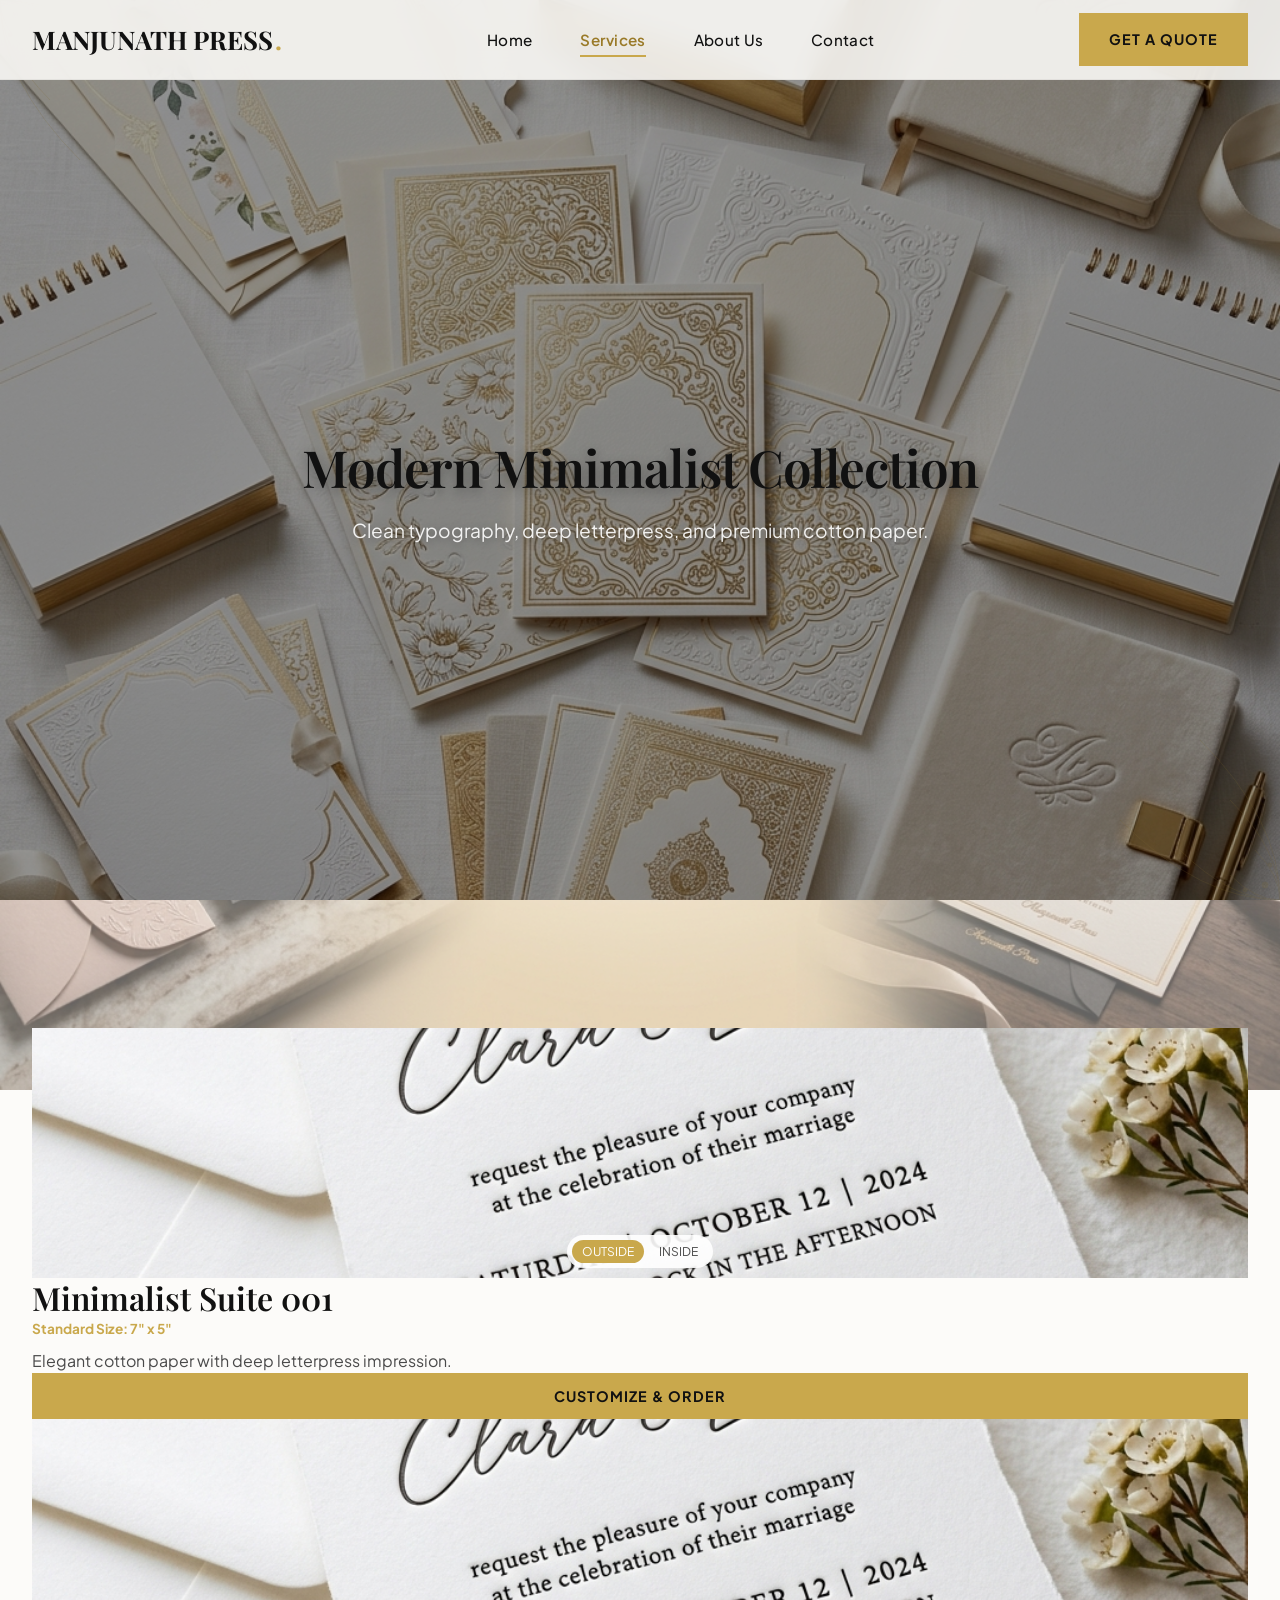
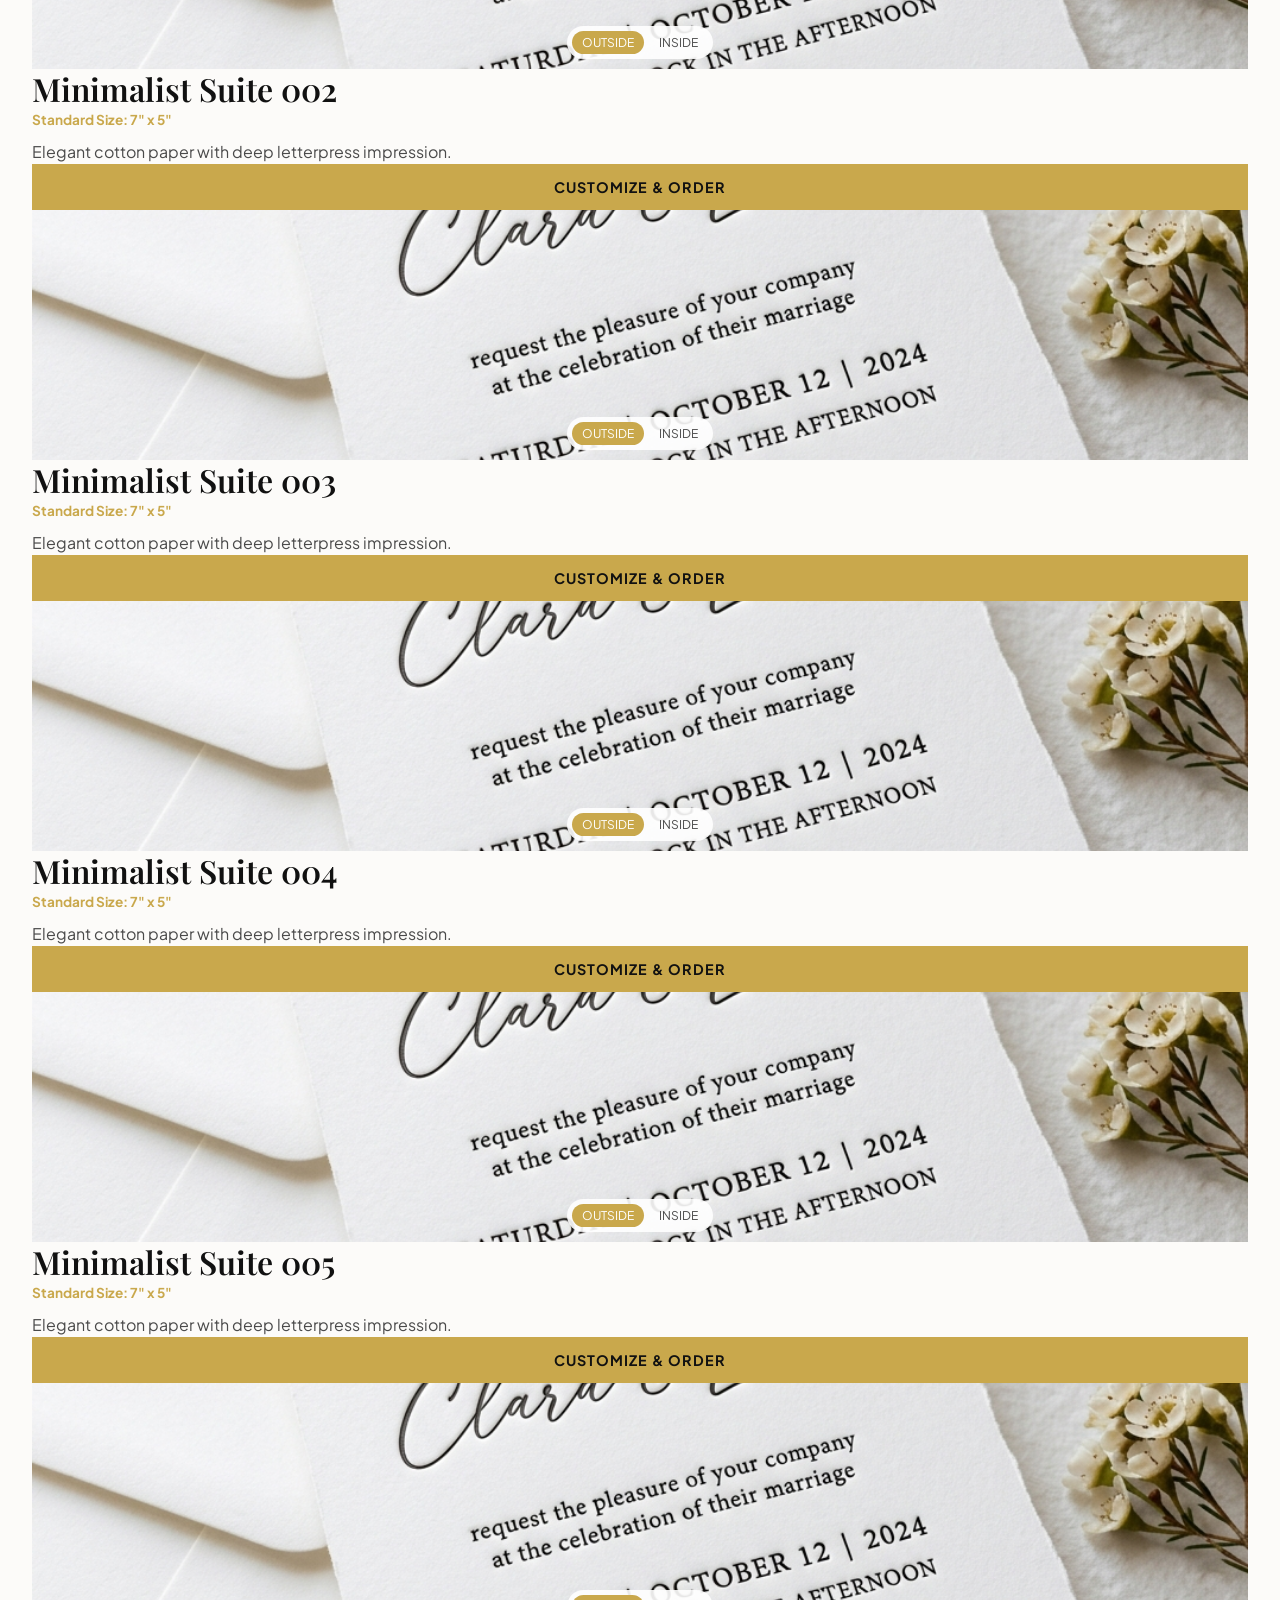
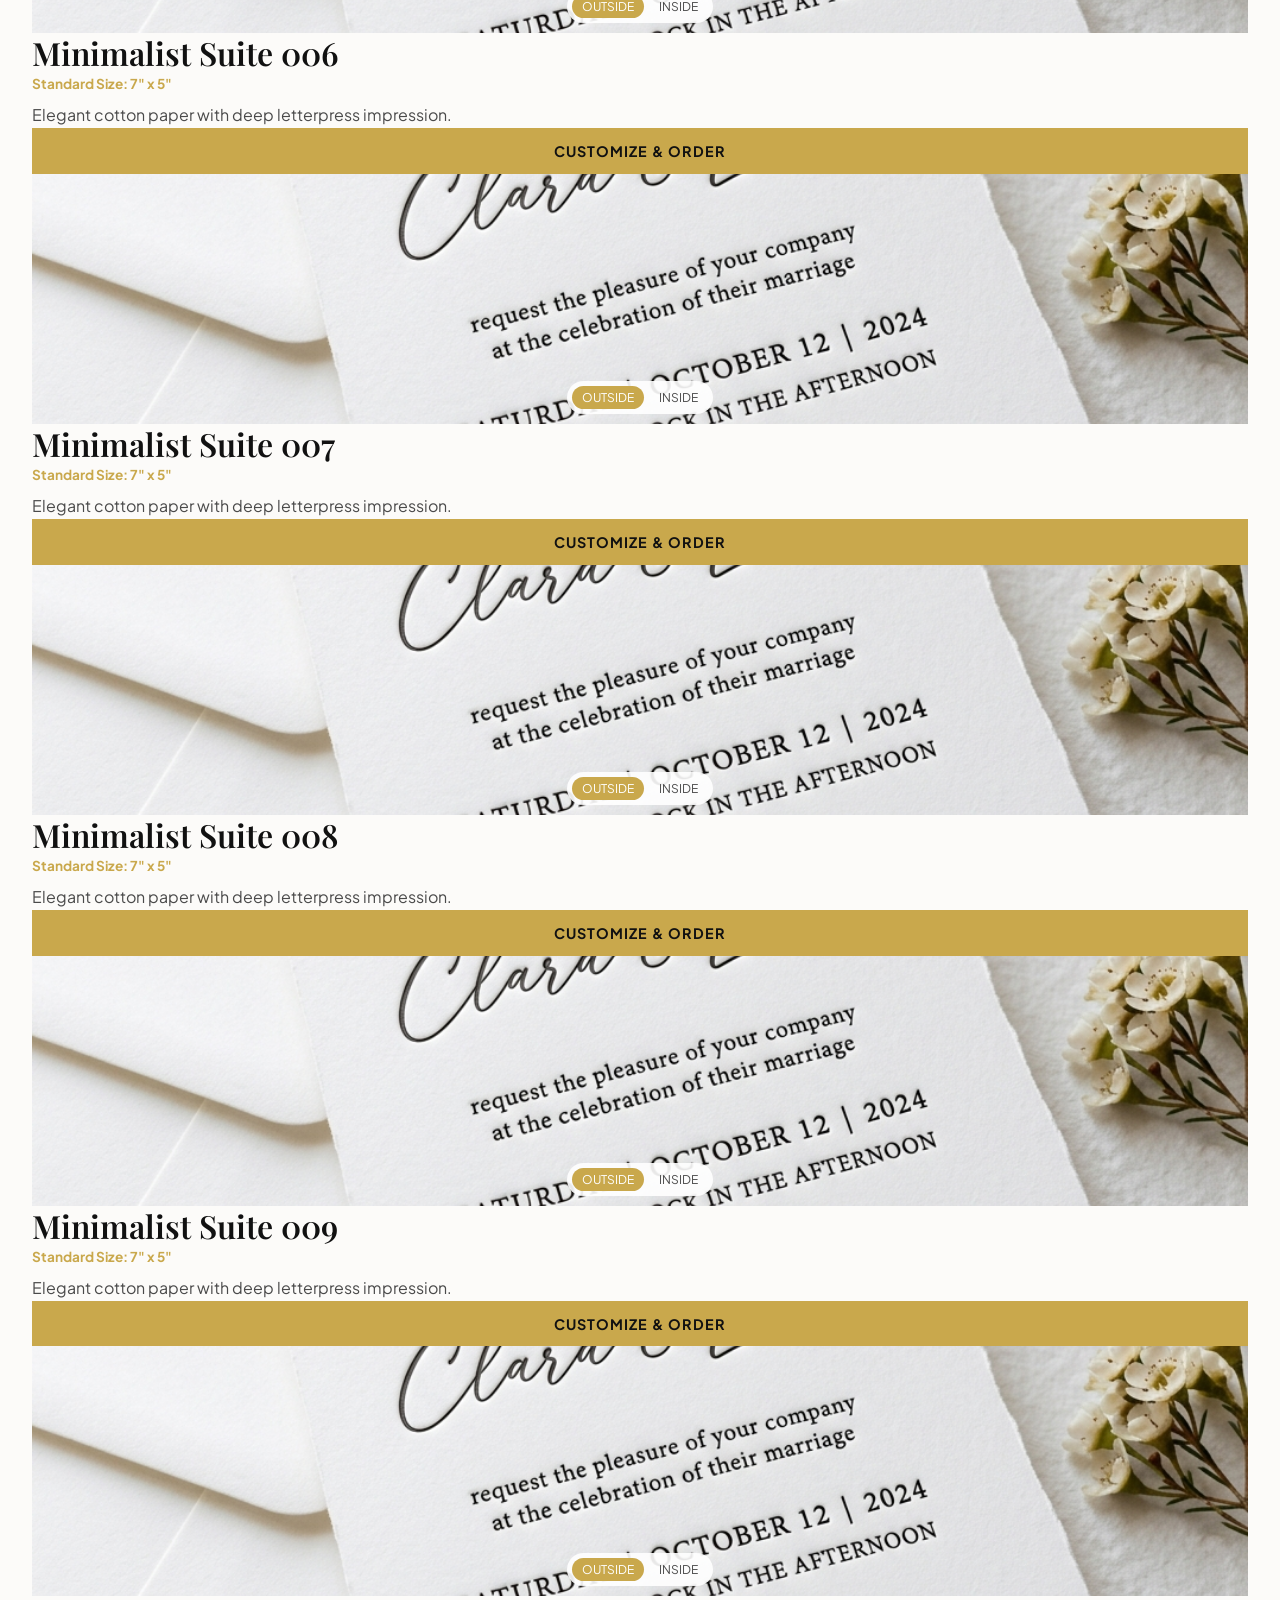
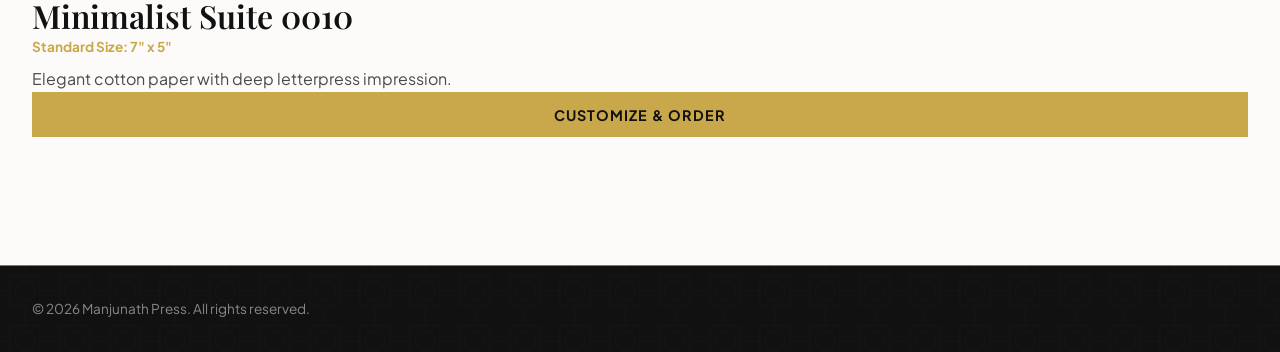
<file: minimalist-catalog.html>
<!DOCTYPE html>
<html lang="en">
<head>
  <meta charset="UTF-8">
  <meta name="viewport" content="width=device-width, initial-scale=1.0">
  <meta name="description" content="Explore our minimalist wedding invitation collection. View inside and outside details, dimensions, and request a custom quote.">
  <title>Modern Minimalist Collection | Manjunath Press</title>
  <link rel="stylesheet" href="style.css">
  <style>
    /* Force modal styles to bypass cache */
    .modal-content {
      background-color: #ffffff !important;
      opacity: 1 !important;
      box-shadow: 0 20px 60px rgba(0,0,0,0.3) !important;
    }
    .order-form input {
      background-color: #ffffff !important;
      border: 1px solid #ccc !important;
      padding: 10px !important;
      border-radius: 4px !important;
      color: #000 !important;
    }
    .order-form label {
      color: #000 !important;
      font-weight: bold !important;
    }
    .modal-header h3, .modal-header p {
      color: #000 !important;
    }
  </style></head>
<body>

  <!-- Header Navigation -->
  <header class="site-header">
    <div class="container nav-container">
      <a href="index.html" class="logo">
        MANJUNATH PRESS<span>.</span>
      </a>
      
      <nav class="nav-menu-wrapper">
        <ul class="nav-menu">
          <li><a href="index.html" class="nav-link">Home</a></li>
          <li><a href="services.html" class="nav-link active">Services</a></li>
          <li><a href="about.html" class="nav-link">About Us</a></li>
          <li><a href="contact.html" class="nav-link">Contact</a></li>
        </ul>
      </nav>

      <div class="nav-actions">
        <a href="contact.html" class="btn-cta">Get A Quote</a>
      </div>

      <div class="menu-toggle" aria-label="Toggle navigation menu">
        <span class="bar"></span>
        <span class="bar"></span>
        <span class="bar"></span>
      </div>
    </div>
  </header>

  <!-- Hero Section -->
  <section class="hero-section" style="position: relative; width: 100%; height: 50vh; display: flex; align-items: center; justify-content: center; background-image: url('wedding_hero_bg.png'); background-size: cover; background-position: center; padding-top: 80px;">
    <div style="position: absolute; top: 0; left: 0; width: 100%; height: 100%; background: rgba(0, 0, 0, 0.4); z-index: 1;"></div>
    
    <div class="container" style="position: relative; z-index: 2; text-align: center; color: #fff;">
      <div class="animate-slide-up" style="max-width: 900px; margin: 0 auto;">
        <h1 style="font-family: 'Playfair Display', serif; font-weight: 600; font-size: clamp(2.5rem, 4vw, 4rem); margin-bottom: 1rem; text-shadow: 0 4px 12px rgba(0,0,0,0.3);">
          Modern Minimalist Collection
        </h1>
        <p style="font-size: clamp(1rem, 2vw, 1.2rem); color: rgba(255, 255, 255, 0.9); line-height: 1.6; text-shadow: 0 2px 8px rgba(0,0,0,0.3);">
          Clean typography, deep letterpress, and premium cotton paper.
        </p>
      </div>
    </div>
  </section>

  <!-- Products Section -->
  <section class="section-padding scroll-reveal" style="background-color: var(--color-bg-light);">
    <div class="container">
      
      <div class="product-grid" id="catalog-grid">
        <!-- Products will be injected via JS -->
      </div>
    </div>
  </section>

  <!-- Order/Inquiry Modal -->
  <div id="order-modal" class="modal-overlay">
    <div class="modal-content" style="background-color: #ffffff !important; opacity: 1 !important; box-shadow: 0 20px 60px rgba(0,0,0,0.5) !important;">
      <button class="modal-close" aria-label="Close modal" style="color: #000;">&times;</button>
      
      <div class="modal-header">
        <h3 id="modal-product-title" style="font-family: 'Playfair Display', serif; font-size: 1.8rem; margin-bottom: 0.5rem; color: #000;">Product Title</h3>
        <p style="color: #333; font-size: 0.95rem;">Customize your dimensions and quantity.</p>
      </div>

      <form id="order-form" class="order-form">
        <input type="hidden" id="product-id" name="product-id">
        
        <div class="form-row">
          <div class="form-group">
            <label for="quantity" style="color: #000; font-weight: bold;">Quantity (Number of Cards)</label>
            <input type="number" id="quantity" name="quantity" min="50" step="10" placeholder="e.g. 150" required style="background-color: #fff; border: 1px solid #ccc; padding: 10px; border-radius: 4px; color: #000; width: 100%; box-sizing: border-box; margin-top: 5px;">
          </div>
        </div>

        <div class="form-row">
          <div class="form-group">
            <label for="length" style="color: #000; font-weight: bold;">Length (inches)</label>
            <input type="number" id="length" name="length" min="3" step="0.5" placeholder="e.g. 7" required style="background-color: #fff; border: 1px solid #ccc; padding: 10px; border-radius: 4px; color: #000; width: 100%; box-sizing: border-box; margin-top: 5px;">
          </div>
          <div class="form-group">
            <label for="breadth" style="color: #000; font-weight: bold;">Breadth (inches)</label>
            <input type="number" id="breadth" name="breadth" min="3" step="0.5" placeholder="e.g. 5" required style="background-color: #fff; border: 1px solid #ccc; padding: 10px; border-radius: 4px; color: #000; width: 100%; box-sizing: border-box; margin-top: 5px;">
          </div>
        </div>

        <div class="form-row">
          <div class="form-group">
            <label for="customer-name" style="color: #000; font-weight: bold;">Full Name</label>
            <input type="text" id="customer-name" name="customer-name" placeholder="Jane Doe" required style="background-color: #fff; border: 1px solid #ccc; padding: 10px; border-radius: 4px; color: #000; width: 100%; box-sizing: border-box; margin-top: 5px;">
          </div>
        </div>

        <div class="form-row">
          <div class="form-group">
            <label for="customer-email" style="color: #000; font-weight: bold;">Email Address</label>
            <input type="email" id="customer-email" name="customer-email" placeholder="jane@example.com" required style="background-color: #fff; border: 1px solid #ccc; padding: 10px; border-radius: 4px; color: #000; width: 100%; box-sizing: border-box; margin-top: 5px;">
          </div>
        </div>

        <div class="form-group" style="margin-top: 1rem;">
          <button type="submit" class="btn-cta" style="width: 100%; border: none; font-size: 1.1rem; padding: 1rem;">Submit Inquiry</button>
        </div>
        
        <div id="form-success" style="display: none; color: #2e7d32; padding: 1rem; background: #e8f5e9; border-radius: 4px; margin-top: 1rem; text-align: center; border: 1px solid #c8e6c9;">
          Thank you! Your inquiry has been received. We will contact you shortly.
        </div>
      </form>
    </div>
  </div>

  <!-- Footer -->
  <footer class="site-footer">
    <div class="container footer-bottom" style="margin-top: 0; padding-top: 2rem; border-top: none;">
      <p>&copy; 2026 Manjunath Press. All rights reserved.</p>
    </div>
  </footer>

  <script src="main.js"></script>
  
  <!-- Catalog Specific JS -->
  <script>
    document.addEventListener('DOMContentLoaded', () => {
      const catalogGrid = document.getElementById('catalog-grid');
      
      // Generate 10 products
      const products = Array.from({length: 10}, (_, i) => ({
        id: `min-00${i+1}`,
        title: `Minimalist Suite 00${i+1}`,
        desc: "Elegant cotton paper with deep letterpress impression.",
        length: 7,
        breadth: 5,
        imgOutside: 'minimalist_wedding_card_1782368953915.png',
        imgInside: 'minimalist_wedding_card_1782368953915.png' // Reusing image for placeholder
      }));

      // Render products
      products.forEach(product => {
        const card = document.createElement('div');
        card.className = 'product-card catalog-card';
        card.innerHTML = `
          <div class="image-gallery">
            <div class="image-views">
              <img src="${product.imgOutside}" class="view active" data-view="outside" alt="${product.title} Outside">
              <img src="${product.imgInside}" class="view" data-view="inside" alt="${product.title} Inside" style="filter: brightness(0.85);">
            </div>
            <div class="gallery-controls">
              <button class="control-btn active" onclick="switchView(this, 'outside')">Outside</button>
              <button class="control-btn" onclick="switchView(this, 'inside')">Inside</button>
            </div>
          </div>
          <div class="product-info">
            <h3 class="product-title">${product.title}</h3>
            <p class="product-dimensions">Standard Size: ${product.length}" x ${product.breadth}"</p>
            <p class="product-desc">${product.desc}</p>
            <button class="btn-cta order-btn" onclick="openOrderModal('${product.id}', '${product.title}', ${product.length}, ${product.breadth})">Customize & Order</button>
          </div>
        `;
        catalogGrid.appendChild(card);
      });

      // Modal Logic
      const modal = document.getElementById('order-modal');
      const closeBtn = document.querySelector('.modal-close');
      const form = document.getElementById('order-form');

      window.openOrderModal = (id, title, defaultLen, defaultBreadth) => {
        document.getElementById('modal-product-title').innerText = 'Order: ' + title;
        document.getElementById('product-id').value = id;
        document.getElementById('length').value = defaultLen;
        document.getElementById('breadth').value = defaultBreadth;
        document.getElementById('form-success').style.display = 'none';
        modal.classList.add('active');
        document.body.style.overflow = 'hidden'; // Prevent background scrolling
      };

      closeBtn.addEventListener('click', () => {
        modal.classList.remove('active');
        document.body.style.overflow = '';
      });

      window.addEventListener('click', (e) => {
        if (e.target === modal) {
          modal.classList.remove('active');
          document.body.style.overflow = '';
        }
      });

      form.addEventListener('submit', (e) => {
        e.preventDefault();
        const productId = document.getElementById('product-id').value;
        const qty = document.getElementById('quantity').value;
        const len = document.getElementById('length').value;
        const breadth = document.getElementById('breadth').value;
        
        // Redirect directly to the contact page with custom parameters
        const url = `contact.html?product=${productId}&quantity=${qty}&length=${len}&breadth=${breadth}`;
        window.location.href = url;
      });
      
      // Image Switcher Logic
      window.switchView = (btn, viewType) => {
        const gallery = btn.closest('.image-gallery');
        
        // Update Buttons
        gallery.querySelectorAll('.control-btn').forEach(b => b.classList.remove('active'));
        btn.classList.add('active');
        
        // Update Images
        gallery.querySelectorAll('.view').forEach(img => {
          img.classList.remove('active');
          if(img.dataset.view === viewType) {
            img.classList.add('active');
          }
        });
      };
    });
  </script>
</body>
</html>
</file>
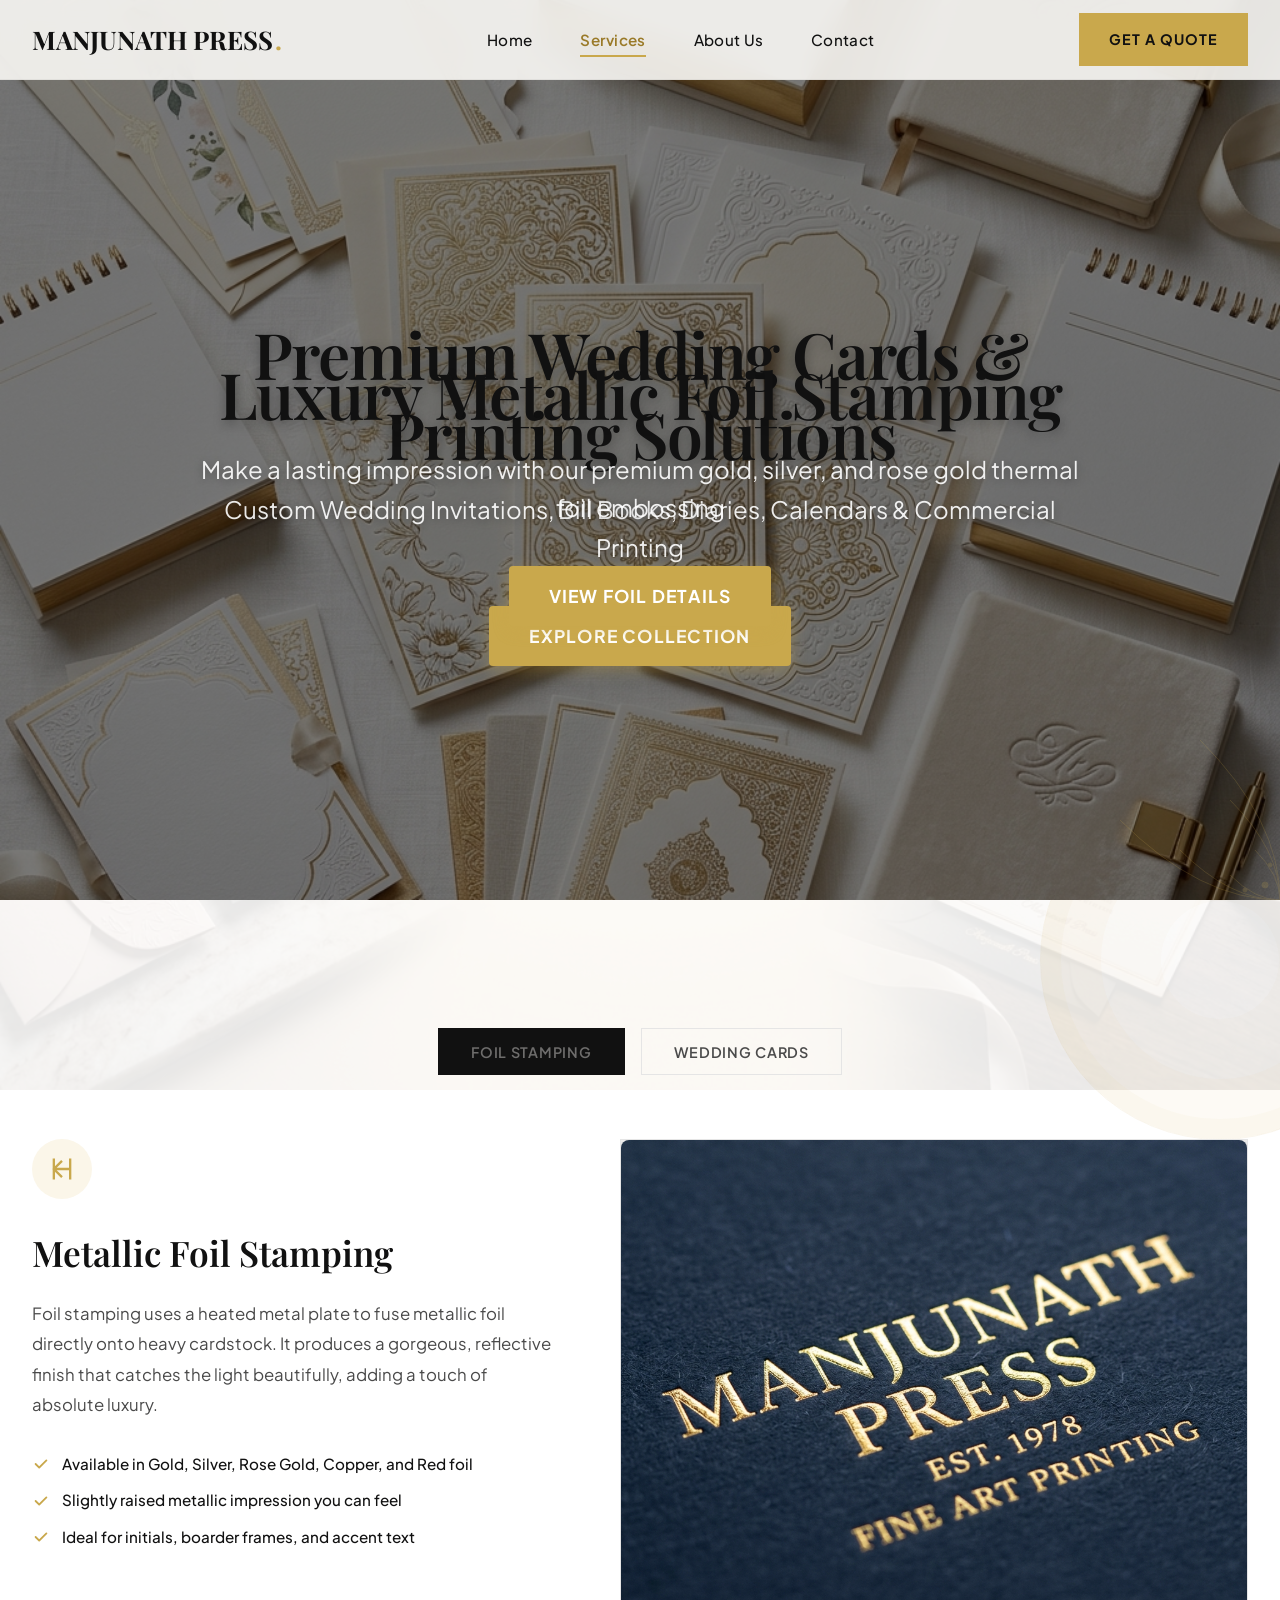
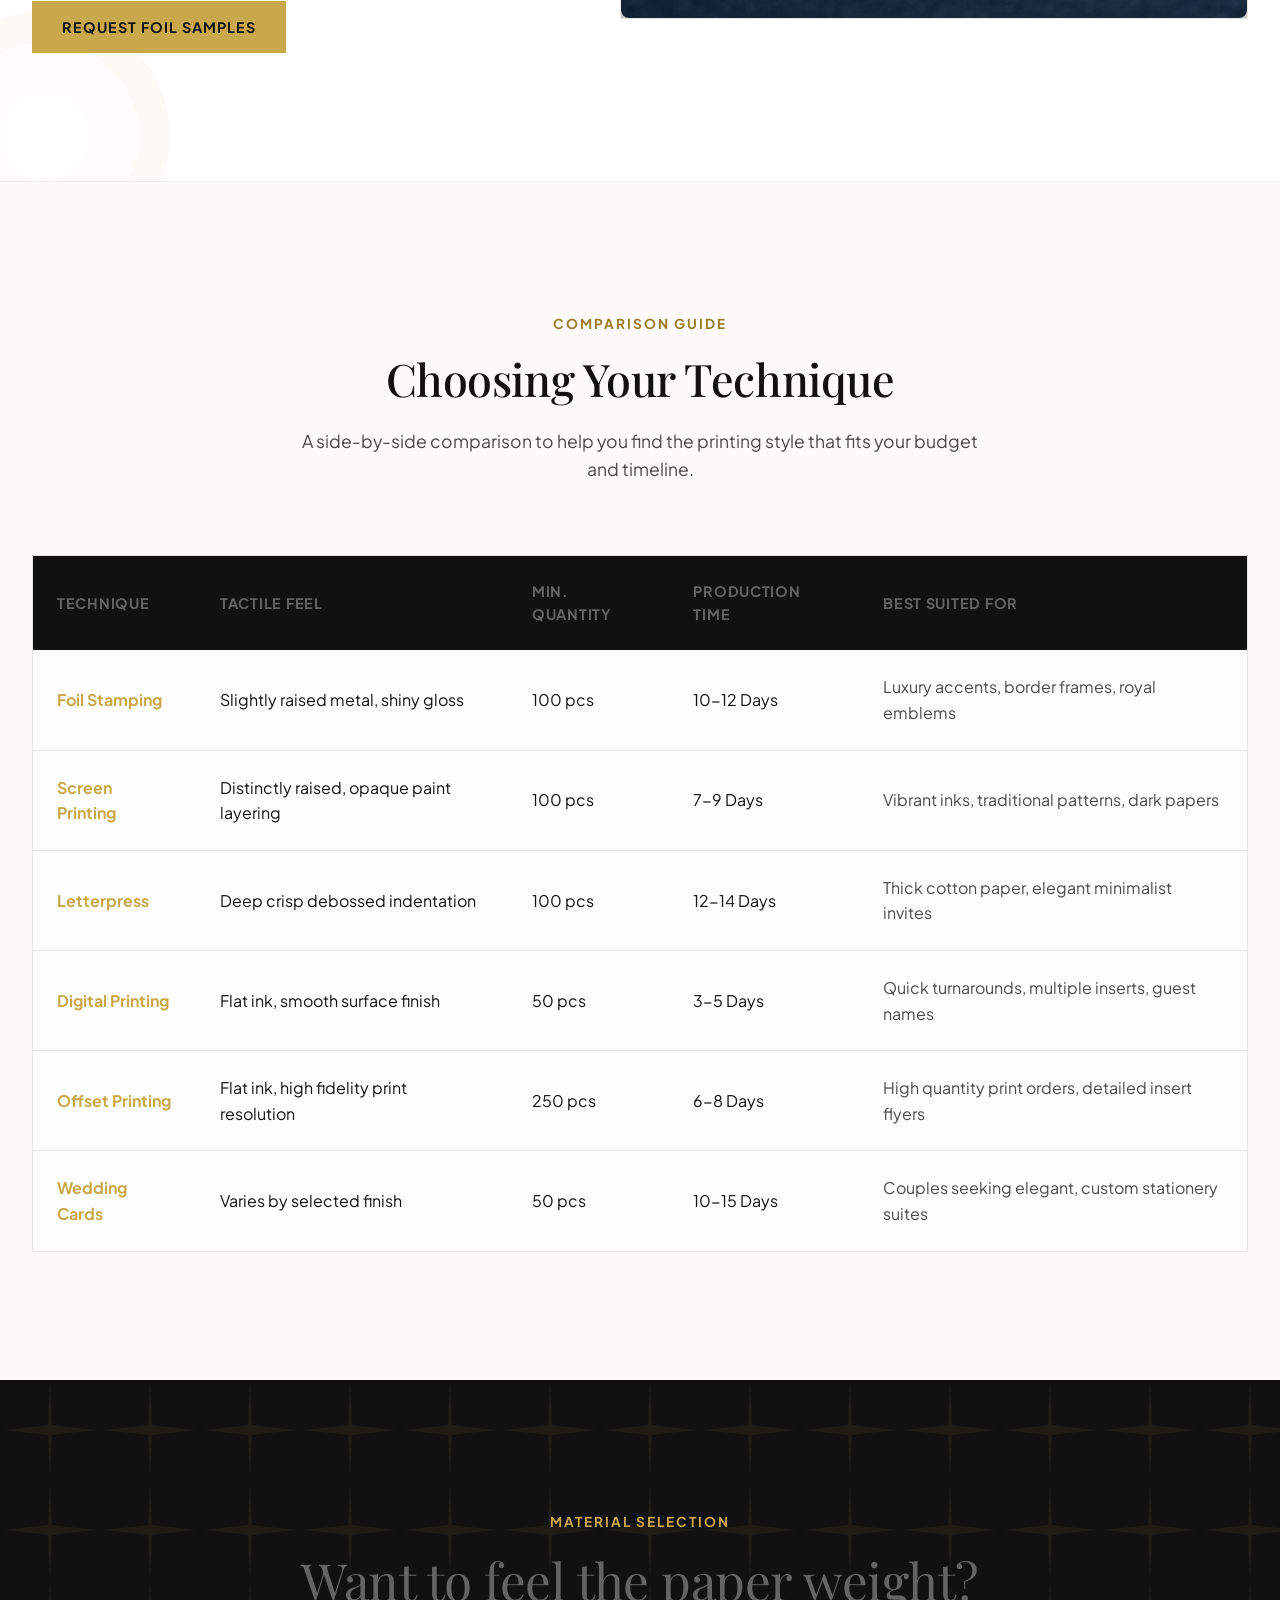
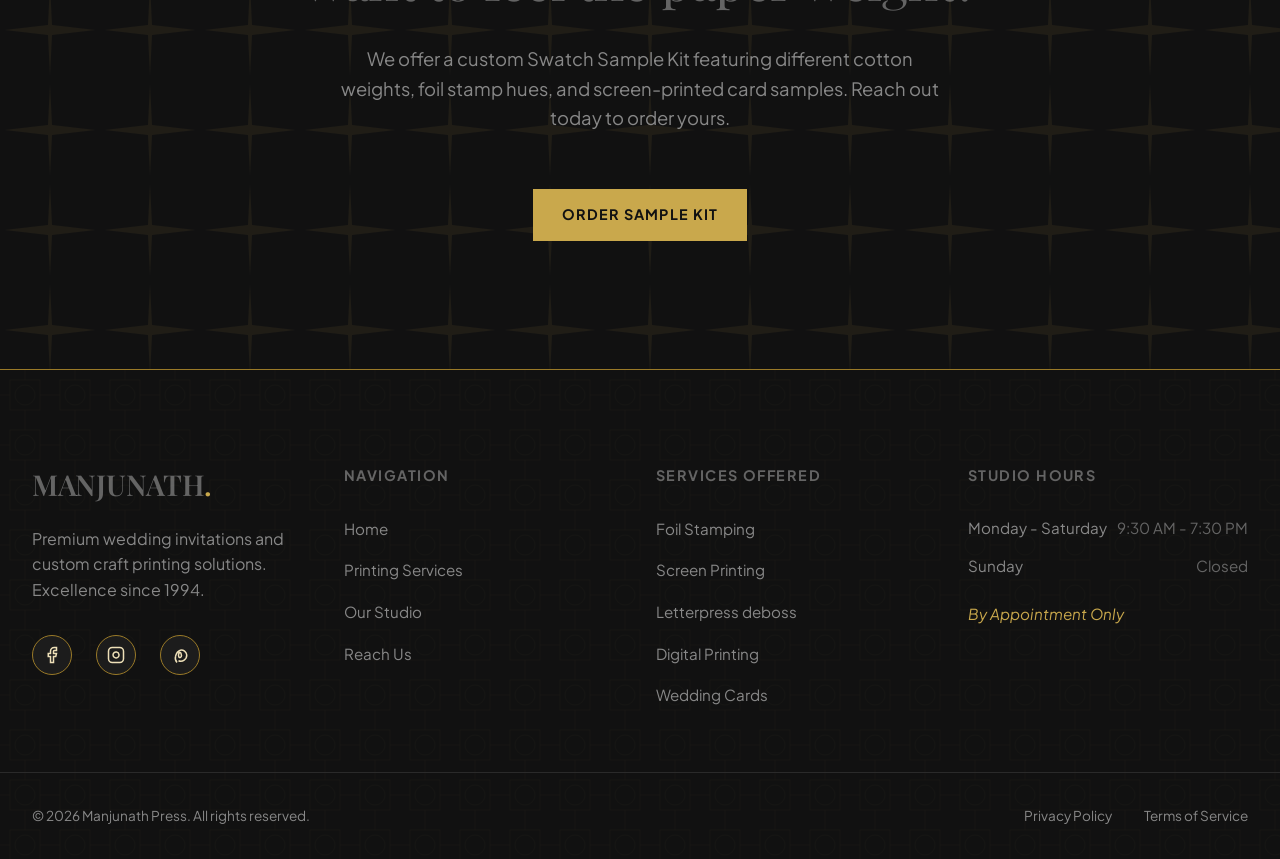
<file: services.html>
<!DOCTYPE html>
<html lang="en">
<head>
  <meta charset="UTF-8">
  <meta name="viewport" content="width=device-width, initial-scale=1.0">
  <meta name="description" content="Explore printing techniques at Manjunath Press. Bespoke foil stamping, rich screen printing, debossed letterpress, fast digital, and volume offset printing for wedding invitations.">
  <title>Services Offered | Manjunath Press</title>
  <link rel="stylesheet" href="style.css">
</head>
<body>

  <!-- Header Navigation -->
  <header class="site-header">
    <div class="container nav-container">
      <a href="index.html" class="logo">
        MANJUNATH PRESS<span>.</span>
      </a>
      
      <nav class="nav-menu-wrapper">
        <ul class="nav-menu">
          <li><a href="index.html" class="nav-link">Home</a></li>
          <li><a href="services.html" class="nav-link active">Services</a></li>
          <li><a href="about.html" class="nav-link">About Us</a></li>
          <li><a href="contact.html" class="nav-link">Contact</a></li>
        </ul>
      </nav>

      <div class="nav-actions">
        <a href="contact.html" class="btn-cta">Get A Quote</a>
      </div>

      <div class="menu-toggle" aria-label="Toggle navigation menu">
        <span class="bar"></span>
        <span class="bar"></span>
        <span class="bar"></span>
      </div>
    </div>
  </header>

  <!-- Hero Section -->
  <section class="hero-section" style="position: relative; width: 100%; height: 100vh; display: flex; align-items: center; justify-content: center; overflow: hidden; padding-top: 80px;">
    <!-- Background Slider Container -->
    <div style="position: absolute; top: 0; left: 0; width: 100%; height: 100%; z-index: 0;">
      <div class="bg-slide" style="position: absolute; top: 0; left: 0; width: 100%; height: 100%; background-image: url('wedding_hero_bg.png'); background-size: cover; background-position: center; transition: opacity 2s ease-in-out; opacity: 1;"></div>
      <div class="bg-slide" style="position: absolute; top: 0; left: 0; width: 100%; height: 100%; background-image: url('foil_stamping_hero.png'); background-size: cover; background-position: center; transition: opacity 2s ease-in-out; opacity: 0;"></div>
      <div style="position: absolute; top: 0; left: 0; width: 100%; height: 100%; background: rgba(0, 0, 0, 0.5);"></div>
    </div>
    
    <div class="container" style="position: relative; z-index: 2; text-align: center; color: #fff; display: flex; justify-content: center; align-items: center; min-height: 300px;">
      
      <!-- Slide 1 Text -->
      <div class="text-slide animate-slide-up" style="max-width: 900px; position: absolute; transition: opacity 1s ease-in-out; opacity: 1;">
        <h1 style="font-family: 'Playfair Display', serif; font-weight: 600; font-size: clamp(3rem, 5vw, 5rem); margin-bottom: 1rem; text-shadow: 0 4px 12px rgba(0,0,0,0.3);">
          Premium Wedding Cards &amp; Printing Solutions
        </h1>
        <p style="font-size: clamp(1.1rem, 2vw, 1.5rem); color: rgba(255, 255, 255, 0.9); line-height: 1.6; margin-bottom: 2.5rem; text-shadow: 0 2px 8px rgba(0,0,0,0.3);">
          Custom Wedding Invitations, Bill Books, Diaries, Calendars &amp; Commercial Printing
        </p>
        <a href="#services-tabs" class="btn-cta" style="background-color: var(--color-gold); color: #fff; border: none; padding: 1rem 2.5rem; font-size: 1.1rem; border-radius: 4px; box-shadow: 0 4px 15px rgba(201, 168, 76, 0.4); text-decoration: none; display: inline-block; transition: all 0.3s ease;">
          Explore Collection
        </a>
      </div>

      <!-- Slide 2 Text -->
      <div class="text-slide animate-slide-up" style="max-width: 900px; position: absolute; transition: opacity 1s ease-in-out; opacity: 0; pointer-events: none;">
        <h1 style="font-family: 'Playfair Display', serif; font-weight: 600; font-size: clamp(3rem, 5vw, 5rem); margin-bottom: 1rem; text-shadow: 0 4px 12px rgba(0,0,0,0.3);">
          Luxury Metallic Foil Stamping
        </h1>
        <p style="font-size: clamp(1.1rem, 2vw, 1.5rem); color: rgba(255, 255, 255, 0.9); line-height: 1.6; margin-bottom: 2.5rem; text-shadow: 0 2px 8px rgba(0,0,0,0.3);">
          Make a lasting impression with our premium gold, silver, and rose gold thermal foil embossing
        </p>
        <a href="#services-tabs" class="btn-cta" style="background-color: var(--color-gold); color: #fff; border: none; padding: 1rem 2.5rem; font-size: 1.1rem; border-radius: 4px; box-shadow: 0 4px 15px rgba(201, 168, 76, 0.4); text-decoration: none; display: inline-block; transition: all 0.3s ease; pointer-events: auto;">
          View Foil Details
        </a>
      </div>
    </div>
  </section>

  <script>
    document.addEventListener("DOMContentLoaded", function() {
      let bgSlides = document.querySelectorAll('.bg-slide');
      let textSlides = document.querySelectorAll('.text-slide');
      let currentSlide = 0;
      setInterval(() => {
        bgSlides[currentSlide].style.opacity = '0';
        textSlides[currentSlide].style.opacity = '0';
        textSlides[currentSlide].style.pointerEvents = 'none';
        
        currentSlide = (currentSlide + 1) % bgSlides.length;
        
        bgSlides[currentSlide].style.opacity = '1';
        textSlides[currentSlide].style.opacity = '1';
        textSlides[currentSlide].style.pointerEvents = 'auto';
      }, 5000);
    });
  </script>

  <!-- Interactive Services Tabs -->
  <section id="services-tabs" class="section-padding services-section scroll-reveal">
    <div class="container">
      <div class="services-tabs">
        <button class="tab-btn active" data-tab="tab-foil">Foil Stamping</button>
        <button class="tab-btn" onclick="window.location.href='wedding-cards.html'">Wedding Cards</button>
      </div>

      <div class="services-content-wrapper">
        
        <!-- Tab 1: Foil Stamping -->
        <div id="tab-foil" class="service-tab-content active">
          <div class="service-tab-info">
            <div class="service-tab-icon">
              <svg width="28" height="28" fill="none" stroke="currentColor" stroke-width="2" viewBox="0 0 24 24"><path d="M5 3v18M19 3v18M5 12h14M12 5l-7 7 7 7"/></svg>
            </div>
            <h3>Metallic Foil Stamping</h3>
            <p>
              Foil stamping uses a heated metal plate to fuse metallic foil directly onto heavy cardstock. It produces a gorgeous, reflective finish that catches the light beautifully, adding a touch of absolute luxury.
            </p>
            <ul class="service-features">
              <li><svg width="18" height="18" fill="currentColor" viewBox="0 0 20 20"><path fill-rule="evenodd" d="M16.707 5.293a1 1 0 010 1.414l-8 8a1 1 0 01-1.414 0l-4-4a1 1 0 011.414-1.414L8 12.586l7.293-7.293a1 1 0 011.414 0z" clip-rule="evenodd"/></svg> Available in Gold, Silver, Rose Gold, Copper, and Red foil</li>
              <li><svg width="18" height="18" fill="currentColor" viewBox="0 0 20 20"><path fill-rule="evenodd" d="M16.707 5.293a1 1 0 010 1.414l-8 8a1 1 0 01-1.414 0l-4-4a1 1 0 011.414-1.414L8 12.586l7.293-7.293a1 1 0 011.414 0z" clip-rule="evenodd"/></svg> Slightly raised metallic impression you can feel</li>
              <li><svg width="18" height="18" fill="currentColor" viewBox="0 0 20 20"><path fill-rule="evenodd" d="M16.707 5.293a1 1 0 010 1.414l-8 8a1 1 0 01-1.414 0l-4-4a1 1 0 011.414-1.414L8 12.586l7.293-7.293a1 1 0 011.414 0z" clip-rule="evenodd"/></svg> Ideal for initials, boarder frames, and accent text</li>
            </ul>
            <div>
              <a href="contact.html?service=foil" class="btn-cta">Request Foil Samples</a>
            </div>
          </div>
          <div class="service-tab-image">
            <img src="manjunath_press_foil.png" alt="Manjunath Press Foil Stamping" style="width: 100%; height: 100%; object-fit: cover; border-radius: 8px; box-shadow: 0 10px 30px rgba(0,0,0,0.5);">
          </div>
        </div>

        <!-- Tab 2: Screen Printing -->
        <div id="tab-screen" class="service-tab-content">
          <div class="service-tab-info">
            <div class="service-tab-icon">
              <svg width="28" height="28" fill="none" stroke="currentColor" stroke-width="2" viewBox="0 0 24 24"><path d="M12 2v20M17 5H9.5a3.5 3.5 0 000 7h5a3.5 3.5 0 010 7H6"/></svg>
            </div>
            <h3>Traditional Screen Printing</h3>
            <p>
              Screen printing pushes thick, highly pigmented ink through a fine mesh stencil. It provides a tactile, beautifully saturated finish with rich, opaque colors. The ink layer is physically raised off the card, creating a premium quality signature.
            </p>
            <ul class="service-features">
              <li><svg width="18" height="18" fill="currentColor" viewBox="0 0 20 20"><path fill-rule="evenodd" d="M16.707 5.293a1 1 0 010 1.414l-8 8a1 1 0 01-1.414 0l-4-4a1 1 0 011.414-1.414L8 12.586l7.293-7.293a1 1 0 011.414 0z" clip-rule="evenodd"/></svg> Distinctly raised ink layer with a heavy velvet tactile texture</li>
              <li><svg width="18" height="18" fill="currentColor" viewBox="0 0 20 20"><path fill-rule="evenodd" d="M16.707 5.293a1 1 0 010 1.414l-8 8a1 1 0 01-1.414 0l-4-4a1 1 0 011.414-1.414L8 12.586l7.293-7.293a1 1 0 011.414 0z" clip-rule="evenodd"/></svg> Perfect for deep red ink and custom opaque white on dark sheets</li>
              <li><svg width="18" height="18" fill="currentColor" viewBox="0 0 20 20"><path fill-rule="evenodd" d="M16.707 5.293a1 1 0 010 1.414l-8 8a1 1 0 01-1.414 0l-4-4a1 1 0 011.414-1.414L8 12.586l7.293-7.293a1 1 0 011.414 0z" clip-rule="evenodd"/></svg> Superb color accuracy matching your theme palette</li>
            </ul>
            <div>
              <a href="contact.html?service=screen" class="btn-cta">Request Screen Samples</a>
            </div>
          </div>
          <div class="service-tab-image">
            <svg width="100%" height="100%" viewBox="0 0 450 480" fill="none" xmlns="http://www.w3.org/2000/svg" style="background-color: #FAF9F6;">
              <!-- Screen Mesh frame -->
              <rect x="40" y="60" width="370" height="360" rx="4" fill="none" stroke="#111111" stroke-width="1.5"/>
              <rect x="55" y="75" width="340" height="330" rx="2" fill="rgba(201,168,76,0.03)" stroke="#C9A84C" stroke-width="0.5" stroke-dasharray="3 3"/>
              
              <!-- Squeegee simulation pushing ink -->
              <rect x="100" y="160" width="250" height="40" fill="#111111"/>
              <rect x="110" y="200" width="230" height="10" fill="#C9A84C" opacity="0.9"/>
              <path d="M110 210 L340 210 L290 280 L160 280 Z" fill="#C9A84C" opacity="0.12"/>
              
              <text x="225" y="330" font-family="'Playfair Display', serif" font-size="18" fill="#111111" text-anchor="middle">SILK SCREEN SILK</text>
              <text x="225" y="355" font-family="'Plus Jakarta Sans', sans-serif" font-size="9" fill="#C9A84C" text-anchor="middle" letter-spacing="3">RAISED OPAQUE INK PROCESS</text>
            </svg>
          </div>
        </div>

        <!-- Tab 3: Letterpress -->
        <div id="tab-letterpress" class="service-tab-content">
          <div class="service-tab-info">
            <div class="service-tab-icon">
              <svg width="28" height="28" fill="none" stroke="currentColor" stroke-width="2" viewBox="0 0 24 24"><path d="M19 21H5a2 2 0 01-2-2V5a2 2 0 012-2h14a2 2 0 012 2v14a2 2 0 01-2 2zM12 11h.01M17 16h-10"/></svg>
            </div>
            <h3>Letterpress Debossing</h3>
            <p>
              Letterpress printing is a relief technique. A custom metal plate containing your text/design is coated in ink and pressed directly into soft, thick cotton paper. This creates a deep, tactile, debossed indentation that screams bespoke heritage.
            </p>
            <ul class="service-features">
              <li><svg width="18" height="18" fill="currentColor" viewBox="0 0 20 20"><path fill-rule="evenodd" d="M16.707 5.293a1 1 0 010 1.414l-8 8a1 1 0 01-1.414 0l-4-4a1 1 0 011.414-1.414L8 12.586l7.293-7.293a1 1 0 011.414 0z" clip-rule="evenodd"/></svg> Beautiful deep debossed print you can feel with your fingertips</li>
              <li><svg width="18" height="18" fill="currentColor" viewBox="0 0 20 20"><path fill-rule="evenodd" d="M16.707 5.293a1 1 0 010 1.414l-8 8a1 1 0 01-1.414 0l-4-4a1 1 0 011.414-1.414L8 12.586l7.293-7.293a1 1 0 011.414 0z" clip-rule="evenodd"/></svg> Best done on ultra-thick 600gsm cotton board sheets</li>
              <li><svg width="18" height="18" fill="currentColor" viewBox="0 0 20 20"><path fill-rule="evenodd" d="M16.707 5.293a1 1 0 010 1.414l-8 8a1 1 0 01-1.414 0l-4-4a1 1 0 011.414-1.414L8 12.586l7.293-7.293a1 1 0 011.414 0z" clip-rule="evenodd"/></svg> A clean, vintage aesthetic with beautiful light-and-shadow play</li>
            </ul>
            <div>
              <a href="contact.html?service=letterpress" class="btn-cta">Request Letterpress Samples</a>
            </div>
          </div>
          <div class="service-tab-image">
            <svg width="100%" height="100%" viewBox="0 0 450 480" fill="none" xmlns="http://www.w3.org/2000/svg" style="background-color: #FAF9F6;">
              <!-- 3D debossed effect simulation -->
              <rect x="50" y="80" width="350" height="320" rx="2" fill="#FFFFFF" stroke="#e5e5e5" stroke-width="1" />
              <!-- Shadow lines for card depth -->
              <line x1="50" y1="400" x2="400" y2="400" stroke="#111111" stroke-width="2" opacity="0.1"/>
              
              <!-- Debossed elements with internal shadows -->
              <rect x="80" y="110" width="290" height="260" stroke="#C9A84C" stroke-width="1.5" opacity="0.3"/>
              
              <text x="225" y="190" font-family="'Playfair Display', serif" font-size="28" font-weight="600" fill="#111111" text-anchor="middle" opacity="0.15" transform="translate(1, 1)">TACTILE DEBOSS</text>
              <text x="225" y="190" font-family="'Playfair Display', serif" font-size="28" font-weight="600" fill="#C9A84C" text-anchor="middle">TACTILE DEBOSS</text>
              
              <text x="225" y="240" font-family="'Plus Jakarta Sans', sans-serif" font-size="9" fill="#111111" text-anchor="middle" letter-spacing="4" opacity="0.6">COTTON PAPER PRESSURE</text>
              
              <circle cx="225" cy="290" r="20" stroke="#111111" stroke-width="0.5" fill="none"/>
              <text x="225" y="294" font-family="'Playfair Display', serif" font-size="12" fill="#111111" text-anchor="middle">H</text>
            </svg>
          </div>
        </div>

        <!-- Tab 4: Digital Printing -->
        <div id="tab-digital" class="service-tab-content">
          <div class="service-tab-info">
            <div class="service-tab-icon">
              <svg width="28" height="28" fill="none" stroke="currentColor" stroke-width="2" viewBox="0 0 24 24"><path d="M12 18h.01M8 21h8M19 3H5a2 2 0 00-2 2v9a2 2 0 002 2h14a2 2 0 002-2V5a2 2 0 00-2-2z"/></svg>
            </div>
            <h3>High-Definition Digital Printing</h3>
            <p>
              Digital printing is ideal for invitations with multiple detail inserts, photography elements, or when you need guest names individually printed onto each envelope. With high-fidelity output and quick production speeds, it is flexible and cost-effective.
            </p>
            <ul class="service-features">
              <li><svg width="18" height="18" fill="currentColor" viewBox="0 0 20 20"><path fill-rule="evenodd" d="M16.707 5.293a1 1 0 010 1.414l-8 8a1 1 0 01-1.414 0l-4-4a1 1 0 011.414-1.414L8 12.586l7.293-7.293a1 1 0 011.414 0z" clip-rule="evenodd"/></svg> Fast production turnarounds (perfect for tight deadlines)</li>
              <li><svg width="18" height="18" fill="currentColor" viewBox="0 0 20 20"><path fill-rule="evenodd" d="M16.707 5.293a1 1 0 010 1.414l-8 8a1 1 0 01-1.414 0l-4-4a1 1 0 011.414-1.414L8 12.586l7.293-7.293a1 1 0 011.414 0z" clip-rule="evenodd"/></svg> Full variable data capability (custom guest names on each card)</li>
              <li><svg width="18" height="18" fill="currentColor" viewBox="0 0 20 20"><path fill-rule="evenodd" d="M16.707 5.293a1 1 0 010 1.414l-8 8a1 1 0 01-1.414 0l-4-4a1 1 0 011.414-1.414L8 12.586l7.293-7.293a1 1 0 011.414 0z" clip-rule="evenodd"/></svg> Vivid graphics with high DPI image sharpness</li>
            </ul>
            <div>
              <a href="contact.html?service=digital" class="btn-cta">Inquire Digital Print</a>
            </div>
          </div>
          <div class="service-tab-image">
            <svg width="100%" height="100%" viewBox="0 0 450 480" fill="none" xmlns="http://www.w3.org/2000/svg" style="background-color: #FAF9F6;">
              <!-- Digital pattern design vector -->
              <rect x="50" y="80" width="350" height="320" rx="3" fill="#FFFFFF" stroke="#e5e5e5"/>
              <path d="M50 80 L225 240 L400 80 Z" fill="#FBF6E9" opacity="0.5"/>
              <path d="M50 400 L225 240 L400 400 Z" fill="#FBF6E9" opacity="0.3"/>
              
              <text x="225" y="210" font-family="'Plus Jakarta Sans', sans-serif" font-size="10" font-weight="700" fill="#C9A84C" text-anchor="middle" letter-spacing="3">DIGITAL LASER SUITE</text>
              <text x="225" y="245" font-family="'Playfair Display', serif" font-size="22" fill="#111111" text-anchor="middle">Personalized Invitation Set</text>
              <text x="225" y="280" font-family="'Playfair Display', serif" font-style="italic" font-size="13" fill="#888888" text-anchor="middle">Variable Guest Printing</text>
              
              <rect x="125" y="320" width="200" height="25" rx="12" stroke="#C9A84C" stroke-width="1" stroke-dasharray="3 3"/>
              <text x="225" y="336" font-family="'Plus Jakarta Sans', sans-serif" font-size="8" fill="#C9A84C" text-anchor="middle" letter-spacing="1">MR. &amp; MRS. SHABAREESH</text>
            </svg>
          </div>
        </div>

        <!-- Tab 5: Offset Printing -->
        <div id="tab-offset" class="service-tab-content">
          <div class="service-tab-info">
            <div class="service-tab-icon">
              <svg width="28" height="28" fill="none" stroke="currentColor" stroke-width="2" viewBox="0 0 24 24"><path d="M4 4h16v16H4zM4 12h16M12 4v16"/></svg>
            </div>
            <h3>Commercial Offset Printing</h3>
            <p>
              Offset printing transfers ink from plates onto a rubber blanket and onto the paper. It is the absolute gold standard for large bulk print runs, providing incredibly crisp line details, layout precision, and the lowest cost-per-card on high quantities.
            </p>
            <ul class="service-features">
              <li><svg width="18" height="18" fill="currentColor" viewBox="0 0 20 20"><path fill-rule="evenodd" d="M16.707 5.293a1 1 0 010 1.414l-8 8a1 1 0 01-1.414 0l-4-4a1 1 0 011.414-1.414L8 12.586l7.293-7.293a1 1 0 011.414 0z" clip-rule="evenodd"/></svg> Extremely cost-effective for quantities above 300 units</li>
              <li><svg width="18" height="18" fill="currentColor" viewBox="0 0 20 20"><path fill-rule="evenodd" d="M16.707 5.293a1 1 0 010 1.414l-8 8a1 1 0 01-1.414 0l-4-4a1 1 0 011.414-1.414L8 12.586l7.293-7.293a1 1 0 011.414 0z" clip-rule="evenodd"/></svg> Exceptional flat color reproduction (Pantone ink match support)</li>
              <li><svg width="18" height="18" fill="currentColor" viewBox="0 0 20 20"><path fill-rule="evenodd" d="M16.707 5.293a1 1 0 010 1.414l-8 8a1 1 0 01-1.414 0l-4-4a1 1 0 011.414-1.414L8 12.586l7.293-7.293a1 1 0 011.414 0z" clip-rule="evenodd"/></svg> Excellent sharp rendering of fine traditional patterns</li>
            </ul>
            <div>
              <a href="contact.html?service=offset" class="btn-cta">Inquire Offset Print</a>
            </div>
          </div>
          <div class="service-tab-image">
            <svg width="100%" height="100%" viewBox="0 0 450 480" fill="none" xmlns="http://www.w3.org/2000/svg" style="background-color: #FAF9F6;">
              <!-- Cylinder roller simulation -->
              <circle cx="225" cy="160" r="60" fill="none" stroke="#111111" stroke-width="2"/>
              <circle cx="225" cy="160" r="50" fill="none" stroke="#C9A84C" stroke-width="0.5" stroke-dasharray="4 2"/>
              
              <circle cx="150" cy="270" r="40" fill="none" stroke="#111111" stroke-width="1.5"/>
              <circle cx="300" cy="270" r="40" fill="none" stroke="#111111" stroke-width="1.5"/>
              
              <!-- Paper feed line -->
              <path d="M50 320 L150 310 L300 310 L400 320" stroke="#C9A84C" stroke-width="2"/>
              
              <text x="225" y="370" font-family="'Playfair Display', serif" font-size="20" fill="#111111" text-anchor="middle">HEIDELBERG OFFSET</text>
              <text x="225" y="395" font-family="'Plus Jakarta Sans', sans-serif" font-size="9" fill="#888888" text-anchor="middle" letter-spacing="3">BULK PRECISION PRESS RUNS</text>
            </svg>
          </div>
        </div>

        <!-- Tab 6: Wedding Cards -->
        <div id="tab-wedding" class="service-tab-content">
          <div class="service-tab-info">
            <div class="service-tab-icon">
              <svg width="28" height="28" fill="none" stroke="currentColor" stroke-width="2" viewBox="0 0 24 24"><path stroke-linecap="round" stroke-linejoin="round" d="M21 10.5h.01M3 10.5h.01M21 14.5h.01M3 14.5h.01M16.5 21h-9a3 3 0 0 1-3-3V6a3 3 0 0 1 3-3h9a3 3 0 0 1 3 3v12a3 3 0 0 1-3 3Z"/></svg>
            </div>
            <h3>Wedding Invitation Cards</h3>
            <p>
              We specialize in crafting beautiful, bespoke wedding invitation cards. From classic elegance to modern minimalism, we design and print cards that perfectly capture the essence of your special day.
            </p>
            <ul class="service-features">
              <li><svg width="18" height="18" fill="currentColor" viewBox="0 0 20 20"><path fill-rule="evenodd" d="M16.707 5.293a1 1 0 010 1.414l-8 8a1 1 0 01-1.414 0l-4-4a1 1 0 011.414-1.414L8 12.586l7.293-7.293a1 1 0 011.414 0z" clip-rule="evenodd"/></svg> Custom designs tailored to your wedding theme</li>
              <li><svg width="18" height="18" fill="currentColor" viewBox="0 0 20 20"><path fill-rule="evenodd" d="M16.707 5.293a1 1 0 010 1.414l-8 8a1 1 0 01-1.414 0l-4-4a1 1 0 011.414-1.414L8 12.586l7.293-7.293a1 1 0 011.414 0z" clip-rule="evenodd"/></svg> Premium cardstock and finishing options</li>
              <li><svg width="18" height="18" fill="currentColor" viewBox="0 0 20 20"><path fill-rule="evenodd" d="M16.707 5.293a1 1 0 010 1.414l-8 8a1 1 0 01-1.414 0l-4-4a1 1 0 011.414-1.414L8 12.586l7.293-7.293a1 1 0 011.414 0z" clip-rule="evenodd"/></svg> Complete stationery suites available</li>
            </ul>
            <div>
              <a href="contact.html?service=wedding" class="btn-cta">Inquire Wedding Cards</a>
            </div>
          </div>
          <div class="service-tab-image">
            <svg width="100%" height="100%" viewBox="0 0 450 480" fill="none" xmlns="http://www.w3.org/2000/svg" style="background-color: #FAF9F6;">
              <rect x="75" y="60" width="300" height="360" rx="4" fill="#FFFFFF" stroke="#e5e5e5"/>
              <rect x="90" y="75" width="270" height="330" rx="2" fill="none" stroke="#C9A84C" stroke-width="1.5"/>
              <text x="225" y="160" font-family="'Playfair Display', serif" font-size="24" fill="#111111" text-anchor="middle">You're Invited</text>
              <text x="225" y="240" font-family="'Playfair Display', serif" font-size="32" fill="#C9A84C" text-anchor="middle">A &amp; B</text>
              <text x="225" y="320" font-family="'Plus Jakarta Sans', sans-serif" font-size="10" fill="#888888" text-anchor="middle" letter-spacing="2">TO CELEBRATE THEIR WEDDING</text>
            </svg>
          </div>
        </div>

      </div>
    </div>
  </section>

  <!-- Service Comparison Matrix -->
  <section class="section-padding scroll-reveal" style="background-color: var(--color-bg-light); border-top: 1px solid rgba(17,17,17,0.05);">
    <div class="container">
      <div class="section-header">
        <span class="section-tag">Comparison Guide</span>
        <h2 class="section-title">Choosing Your Technique</h2>
        <p class="section-subtitle">A side-by-side comparison to help you find the printing style that fits your budget and timeline.</p>
      </div>

      <div style="overflow-x: auto;">
        <table style="width: 100%; border-collapse: collapse; text-align: left; background-color: var(--color-bg-white); border: 1px solid var(--color-gray-light);">
          <thead>
            <tr style="background-color: var(--color-black); color: var(--color-bg-white);">
              <th style="padding: 1.5rem; font-family: var(--font-sans); font-size: 0.9rem; text-transform: uppercase; letter-spacing: 0.05em;">Technique</th>
              <th style="padding: 1.5rem; font-family: var(--font-sans); font-size: 0.9rem; text-transform: uppercase; letter-spacing: 0.05em;">Tactile Feel</th>
              <th style="padding: 1.5rem; font-family: var(--font-sans); font-size: 0.9rem; text-transform: uppercase; letter-spacing: 0.05em;">Min. Quantity</th>
              <th style="padding: 1.5rem; font-family: var(--font-sans); font-size: 0.9rem; text-transform: uppercase; letter-spacing: 0.05em;">Production Time</th>
              <th style="padding: 1.5rem; font-family: var(--font-sans); font-size: 0.9rem; text-transform: uppercase; letter-spacing: 0.05em;">Best Suited For</th>
            </tr>
          </thead>
          <tbody>
            <tr style="border-bottom: 1px solid var(--color-gray-light);">
              <td style="padding: 1.5rem; font-weight: 700; color: var(--color-gold);">Foil Stamping</td>
              <td style="padding: 1.5rem;">Slightly raised metal, shiny gloss</td>
              <td style="padding: 1.5rem;">100 pcs</td>
              <td style="padding: 1.5rem;">10-12 Days</td>
              <td style="padding: 1.5rem; color: var(--color-gray-dark);">Luxury accents, border frames, royal emblems</td>
            </tr>
            <tr style="border-bottom: 1px solid var(--color-gray-light);">
              <td style="padding: 1.5rem; font-weight: 700; color: var(--color-gold);">Screen Printing</td>
              <td style="padding: 1.5rem;">Distinctly raised, opaque paint layering</td>
              <td style="padding: 100px; padding: 1.5rem;">100 pcs</td>
              <td style="padding: 1.5rem;">7-9 Days</td>
              <td style="padding: 1.5rem; color: var(--color-gray-dark);">Vibrant inks, traditional patterns, dark papers</td>
            </tr>
            <tr style="border-bottom: 1px solid var(--color-gray-light);">
              <td style="padding: 1.5rem; font-weight: 700; color: var(--color-gold);">Letterpress</td>
              <td style="padding: 1.5rem;">Deep crisp debossed indentation</td>
              <td style="padding: 1.5rem;">100 pcs</td>
              <td style="padding: 1.5rem;">12-14 Days</td>
              <td style="padding: 1.5rem; color: var(--color-gray-dark);">Thick cotton paper, elegant minimalist invites</td>
            </tr>
            <tr style="border-bottom: 1px solid var(--color-gray-light);">
              <td style="padding: 1.5rem; font-weight: 700; color: var(--color-gold);">Digital Printing</td>
              <td style="padding: 1.5rem;">Flat ink, smooth surface finish</td>
              <td style="padding: 1.5rem;">50 pcs</td>
              <td style="padding: 1.5rem;">3-5 Days</td>
              <td style="padding: 1.5rem; color: var(--color-gray-dark);">Quick turnarounds, multiple inserts, guest names</td>
            </tr>
            <tr>
              <td style="padding: 1.5rem; font-weight: 700; color: var(--color-gold);">Offset Printing</td>
              <td style="padding: 1.5rem;">Flat ink, high fidelity print resolution</td>
              <td style="padding: 1.5rem;">250 pcs</td>
              <td style="padding: 1.5rem;">6-8 Days</td>
              <td style="padding: 1.5rem; color: var(--color-gray-dark);">High quantity print orders, detailed insert flyers</td>
            </tr>
            <tr style="border-top: 1px solid var(--color-gray-light);">
              <td style="padding: 1.5rem; font-weight: 700; color: var(--color-gold);">Wedding Cards</td>
              <td style="padding: 1.5rem;">Varies by selected finish</td>
              <td style="padding: 1.5rem;">50 pcs</td>
              <td style="padding: 1.5rem;">10-15 Days</td>
              <td style="padding: 1.5rem; color: var(--color-gray-dark);">Couples seeking elegant, custom stationery suites</td>
            </tr>
          </tbody>
        </table>
      </div>
    </div>
  </section>

  <!-- CTA Section -->
  <section class="section-padding flex-center scroll-reveal" style="background-color: var(--color-black); color: var(--color-bg-light); text-align: center;">
    <div class="container" style="max-width: 800px;">
      <span class="section-tag" style="color: var(--color-gold);">Material Selection</span>
      <h2 style="color: var(--color-bg-white); font-weight: 400; margin-bottom: 2rem; font-size: clamp(2rem, 4vw, 3.5rem);">
        Want to feel the paper weight?
      </h2>
      <p style="color: var(--color-gray-medium); font-size: 1.15rem; margin-bottom: 3.5rem; max-width: 600px; margin-left: auto; margin-right: auto;">
        We offer a custom Swatch Sample Kit featuring different cotton weights, foil stamp hues, and screen-printed card samples. Reach out today to order yours.
      </p>
      <a href="contact.html" class="btn-cta">
        Order Sample Kit
      </a>
    </div>
  </section>

  <!-- Footer -->
  <footer class="site-footer">
    <div class="container footer-top grid-4">
      <div class="footer-brand">
        <h2>MANJUNATH<span>.</span></h2>
        <p>Premium wedding invitations and custom craft printing solutions. Excellence since 1994.</p>
        <div class="social-links">
          <a href="#" class="social-icon" aria-label="Facebook"><svg width="18" height="18" fill="none" stroke="currentColor" stroke-width="2" viewBox="0 0 24 24"><path d="M18 2h-3a5 5 0 00-5 5v3H7v4h3v8h4v-8h3l1-4h-4V7a1 1 0 011-1h3z"/></svg></a>
          <a href="#" class="social-icon" aria-label="Instagram"><svg width="18" height="18" fill="none" stroke="currentColor" stroke-width="2" viewBox="0 0 24 24"><rect x="2" y="2" width="20" height="20" rx="5" ry="5"/><path d="M16 11.37A4 4 0 1112.63 8 4 4 0 0116 11.37zM17.5 6.5h.01"/></svg></a>
          <a href="#" class="social-icon" aria-label="Pinterest"><svg width="18" height="18" fill="none" stroke="currentColor" stroke-width="2" viewBox="0 0 24 24"><path d="M8 22a9 9 0 01-1.9-8.4c.5-2.2 2-6.6 6.3-8A7.3 7.3 0 0121 12a8 8 0 01-11 7.6M12 7c-1.3 2-2.5 5.5-1.5 7.5s3.5.5 3.5-2c0-3.5-3-5-3-5"/></svg></a>
        </div>
      </div>

      <div class="footer-nav-col">
        <h4>Navigation</h4>
        <ul class="footer-links">
          <li><a href="index.html">Home</a></li>
          <li><a href="services.html">Printing Services</a></li>
          <li><a href="about.html">Our Studio</a></li>
          <li><a href="contact.html">Reach Us</a></li>
        </ul>
      </div>

      <div class="footer-nav-col">
        <h4>Services Offered</h4>
        <ul class="footer-links">
          <li><a href="services.html#foil">Foil Stamping</a></li>
          <li><a href="services.html#screen">Screen Printing</a></li>
          <li><a href="services.html#letterpress">Letterpress deboss</a></li>
          <li><a href="services.html#digital">Digital Printing</a></li>
          <li><a href="services.html#wedding">Wedding Cards</a></li>
        </ul>
      </div>

      <div class="footer-nav-col">
        <h4>Studio Hours</h4>
        <ul class="footer-hours-list">
          <li>Monday - Saturday <span>9:30 AM - 7:30 PM</span></li>
          <li>Sunday <span>Closed</span></li>
          <li style="margin-top: 1.5rem; font-style: italic; color: var(--color-gold);">By Appointment Only</li>
        </ul>
      </div>
    </div>

    <div class="container footer-bottom">
      <p>&copy; 2026 Manjunath Press. All rights reserved.</p>
      <div class="footer-bottom-links">
        <a href="#">Privacy Policy</a>
        <a href="#">Terms of Service</a>
      </div>
    </div>
  </footer>

  <script src="main.js"></script>
</body>
</html>
</file>
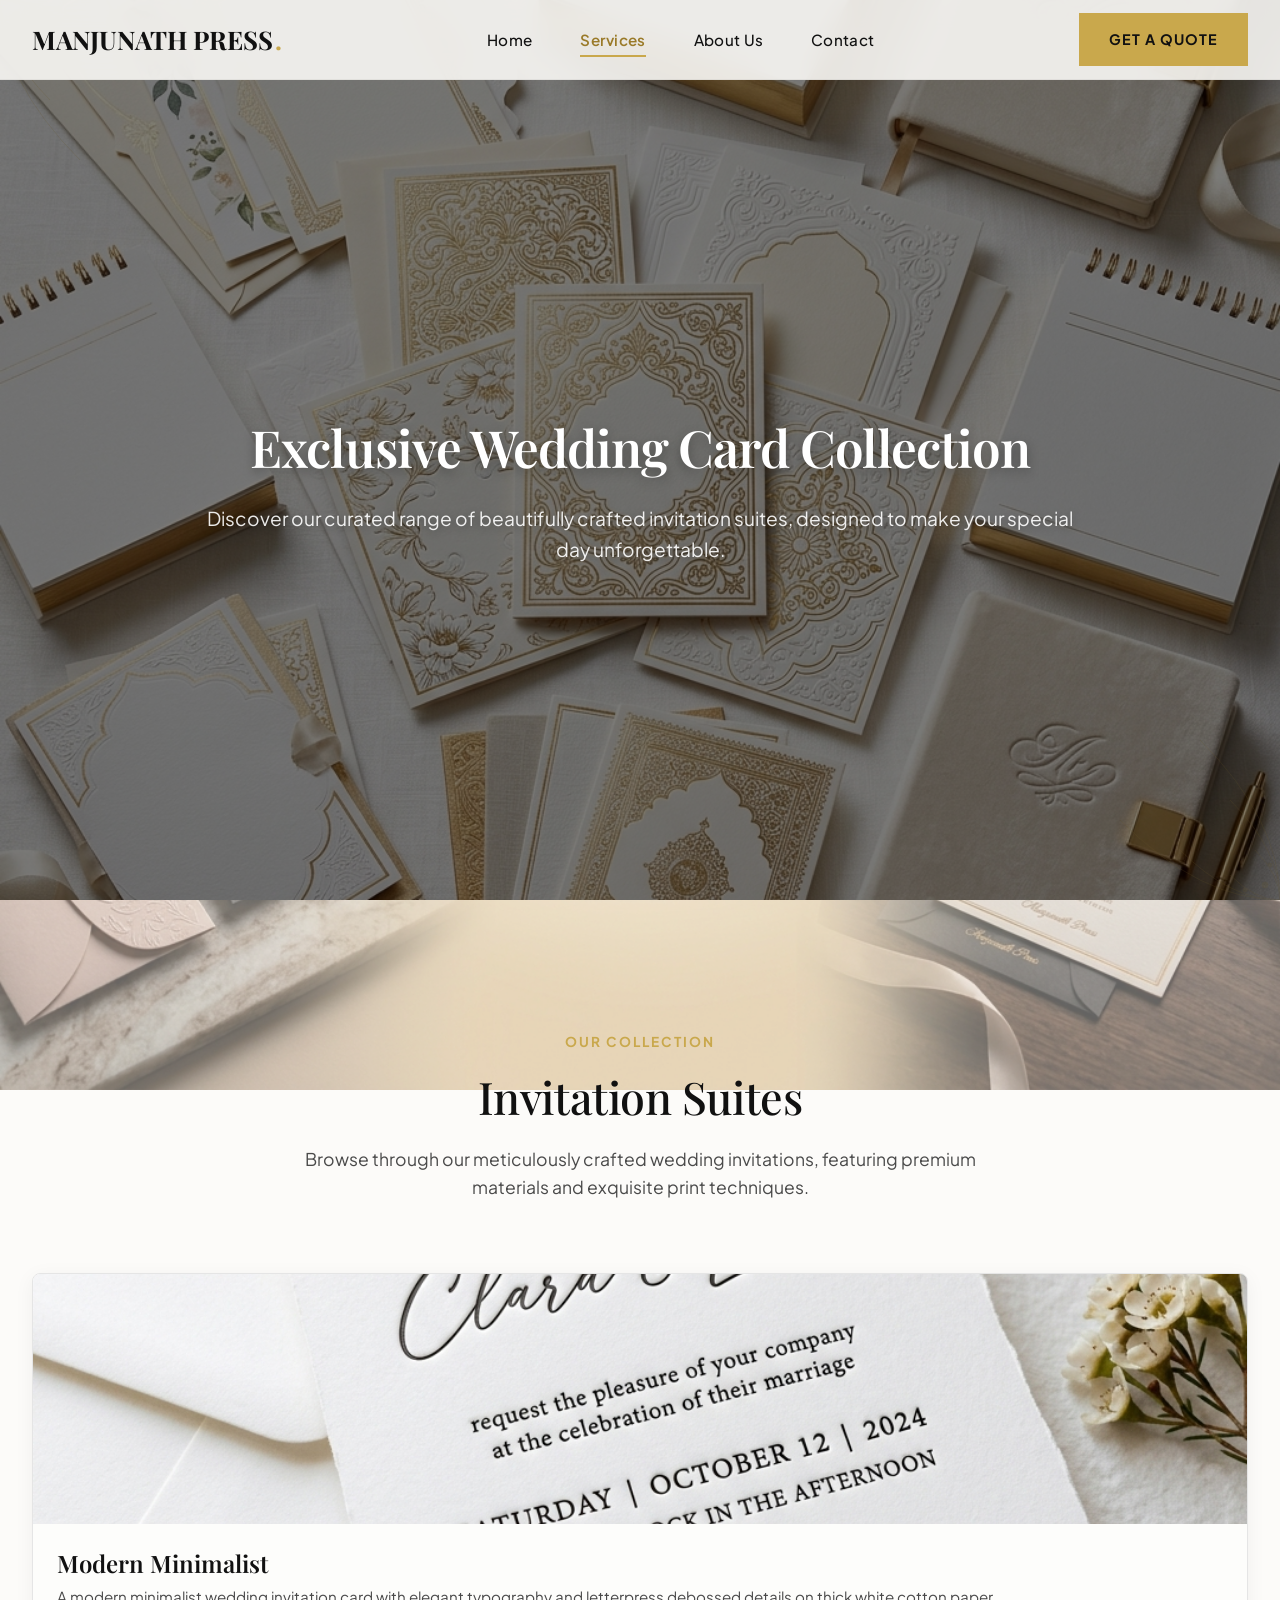
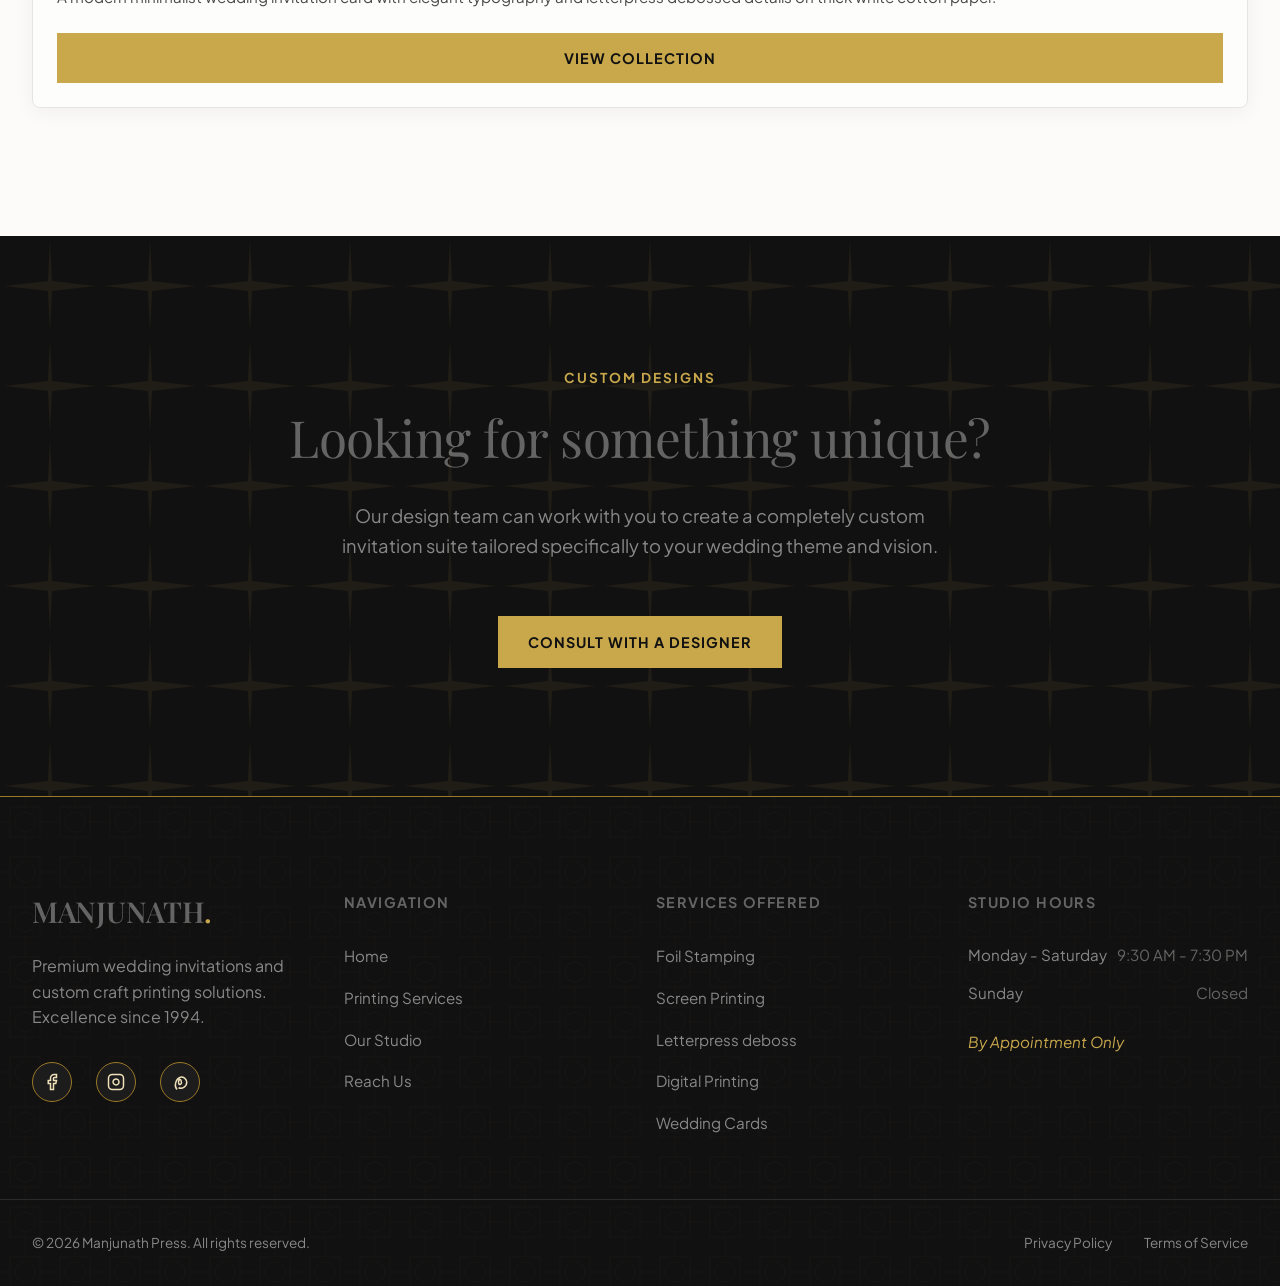
<file: wedding-cards.html>
<!DOCTYPE html>
<html lang="en">
<head>
  <meta charset="UTF-8">
  <meta name="viewport" content="width=device-width, initial-scale=1.0">
  <meta name="description" content="Explore our exclusive collection of premium wedding invitation cards. From traditional Indian designs to modern minimalist and luxury acrylic.">
  <title>Wedding Cards Collection | Manjunath Press</title>
  <link rel="stylesheet" href="style.css">
  <style>
    .product-grid {
      display: grid;
      grid-template-columns: repeat(auto-fit, minmax(300px, 1fr));
      gap: 2rem;
      margin-top: 3rem;
    }
    .product-card {
      background: var(--color-bg-white);
      border-radius: 8px;
      overflow: hidden;
      box-shadow: 0 4px 20px rgba(0,0,0,0.05);
      transition: transform 0.3s ease, box-shadow 0.3s ease;
      border: 1px solid var(--color-gray-light);
    }
    .product-card:hover {
      transform: translateY(-5px);
      box-shadow: 0 10px 30px rgba(0,0,0,0.1);
    }
    .product-image {
      width: 100%;
      height: 250px;
      object-fit: cover;
      display: block;
    }
    .product-info {
      padding: 1.5rem;
    }
    .product-title {
      font-family: 'Playfair Display', serif;
      font-size: 1.5rem;
      color: var(--color-black);
      margin-bottom: 0.5rem;
    }
    .product-desc {
      color: var(--color-gray-dark);
      font-size: 0.95rem;
      line-height: 1.5;
      margin-bottom: 1.5rem;
    }
    .product-price {
      font-weight: bold;
      color: var(--color-gold);
      margin-bottom: 1rem;
    }
  </style>
</head>
<body>

  <!-- Header Navigation -->
  <header class="site-header">
    <div class="container nav-container">
      <a href="index.html" class="logo">
        MANJUNATH PRESS<span>.</span>
      </a>
      
      <nav class="nav-menu-wrapper">
        <ul class="nav-menu">
          <li><a href="index.html" class="nav-link">Home</a></li>
          <li><a href="services.html" class="nav-link active">Services</a></li>
          <li><a href="about.html" class="nav-link">About Us</a></li>
          <li><a href="contact.html" class="nav-link">Contact</a></li>
        </ul>
      </nav>

      <div class="nav-actions">
        <a href="contact.html" class="btn-cta">Get A Quote</a>
      </div>

      <div class="menu-toggle" aria-label="Toggle navigation menu">
        <span class="bar"></span>
        <span class="bar"></span>
        <span class="bar"></span>
      </div>
    </div>
  </header>

  <!-- Hero Section -->
  <section class="hero-section" style="position: relative; width: 100%; height: 60vh; display: flex; align-items: center; justify-content: center; background-image: url('wedding_hero_bg.png'); background-size: cover; background-position: center; padding-top: 80px;">
    <!-- Dark overlay -->
    <div style="position: absolute; top: 0; left: 0; width: 100%; height: 100%; background: rgba(0, 0, 0, 0.5); z-index: 1;"></div>
    
    <div class="container" style="position: relative; z-index: 2; text-align: center; color: #fff;">
      <div class="animate-slide-up" style="max-width: 900px; margin: 0 auto;">
        <h1 style="font-family: 'Playfair Display', serif; font-weight: 600; font-size: clamp(2.5rem, 4vw, 4rem); margin-bottom: 1.5rem; text-shadow: 0 4px 12px rgba(0,0,0,0.3); color: #fff;">
          Exclusive Wedding Card Collection
        </h1>
        <p style="font-size: clamp(1.1rem, 2vw, 1.2rem); color: rgba(255, 255, 255, 0.9); line-height: 1.6; text-shadow: 0 2px 8px rgba(0,0,0,0.3);">
          Discover our curated range of beautifully crafted invitation suites, designed to make your special day unforgettable.
        </p>
      </div>
    </div>
  </section>

  <!-- Products Section -->
  <section class="section-padding scroll-reveal" style="background-color: var(--color-bg-light);">
    <div class="container">
      <div class="section-header">
        <span class="section-tag" style="color: var(--color-gold);">Our Collection</span>
        <h2 class="section-title">Invitation Suites</h2>
        <p class="section-subtitle">Browse through our meticulously crafted wedding invitations, featuring premium materials and exquisite print techniques.</p>
      </div>

      <div class="product-grid">
        


        <!-- Product 2 -->
        <div class="product-card">
          <img src="minimalist_wedding_card_1782368953915.png" alt="Minimalist Cotton Wedding Card" class="product-image">
          <div class="product-info">
            <h3 class="product-title">Modern Minimalist</h3>
            <p class="product-desc">A modern minimalist wedding invitation card with elegant typography and letterpress debossed details on thick white cotton paper.</p>
            <a href="minimalist-catalog.html" class="btn-cta" style="width: 100%; text-align: center; padding: 0.8rem;">View Collection</a>
          </div>
        </div>



      </div>
    </div>
  </section>

  <!-- CTA Section -->
  <section class="section-padding flex-center scroll-reveal" style="background-color: var(--color-black); color: var(--color-bg-light); text-align: center;">
    <div class="container" style="max-width: 800px;">
      <span class="section-tag" style="color: var(--color-gold);">Custom Designs</span>
      <h2 style="color: var(--color-bg-white); font-weight: 400; margin-bottom: 2rem; font-size: clamp(2rem, 4vw, 3.5rem);">
        Looking for something unique?
      </h2>
      <p style="color: var(--color-gray-medium); font-size: 1.15rem; margin-bottom: 3.5rem; max-width: 600px; margin-left: auto; margin-right: auto;">
        Our design team can work with you to create a completely custom invitation suite tailored specifically to your wedding theme and vision.
      </p>
      <a href="contact.html" class="btn-cta">
        Consult with a Designer
      </a>
    </div>
  </section>

  <!-- Footer -->
  <footer class="site-footer">
    <div class="container footer-top grid-4">
      <div class="footer-brand">
        <h2>MANJUNATH<span>.</span></h2>
        <p>Premium wedding invitations and custom craft printing solutions. Excellence since 1994.</p>
        <div class="social-links">
          <a href="#" class="social-icon" aria-label="Facebook"><svg width="18" height="18" fill="none" stroke="currentColor" stroke-width="2" viewBox="0 0 24 24"><path d="M18 2h-3a5 5 0 00-5 5v3H7v4h3v8h4v-8h3l1-4h-4V7a1 1 0 011-1h3z"/></svg></a>
          <a href="#" class="social-icon" aria-label="Instagram"><svg width="18" height="18" fill="none" stroke="currentColor" stroke-width="2" viewBox="0 0 24 24"><rect x="2" y="2" width="20" height="20" rx="5" ry="5"/><path d="M16 11.37A4 4 0 1112.63 8 4 4 0 0116 11.37zM17.5 6.5h.01"/></svg></a>
          <a href="#" class="social-icon" aria-label="Pinterest"><svg width="18" height="18" fill="none" stroke="currentColor" stroke-width="2" viewBox="0 0 24 24"><path d="M8 22a9 9 0 01-1.9-8.4c.5-2.2 2-6.6 6.3-8A7.3 7.3 0 0121 12a8 8 0 01-11 7.6M12 7c-1.3 2-2.5 5.5-1.5 7.5s3.5.5 3.5-2c0-3.5-3-5-3-5"/></svg></a>
        </div>
      </div>

      <div class="footer-nav-col">
        <h4>Navigation</h4>
        <ul class="footer-links">
          <li><a href="index.html">Home</a></li>
          <li><a href="services.html">Printing Services</a></li>
          <li><a href="about.html">Our Studio</a></li>
          <li><a href="contact.html">Reach Us</a></li>
        </ul>
      </div>

      <div class="footer-nav-col">
        <h4>Services Offered</h4>
        <ul class="footer-links">
          <li><a href="services.html#foil">Foil Stamping</a></li>
          <li><a href="services.html#screen">Screen Printing</a></li>
          <li><a href="services.html#letterpress">Letterpress deboss</a></li>
          <li><a href="services.html#digital">Digital Printing</a></li>
          <li><a href="wedding-cards.html">Wedding Cards</a></li>
        </ul>
      </div>

      <div class="footer-nav-col">
        <h4>Studio Hours</h4>
        <ul class="footer-hours-list">
          <li>Monday - Saturday <span>9:30 AM - 7:30 PM</span></li>
          <li>Sunday <span>Closed</span></li>
          <li style="margin-top: 1.5rem; font-style: italic; color: var(--color-gold);">By Appointment Only</li>
        </ul>
      </div>
    </div>

    <div class="container footer-bottom">
      <p>&copy; 2026 Manjunath Press. All rights reserved.</p>
      <div class="footer-bottom-links">
        <a href="#">Privacy Policy</a>
        <a href="#">Terms of Service</a>
      </div>
    </div>
  </footer>

  <script src="main.js"></script>
</body>
</html>
</file>
<file: style.css>
/* 
 * Manjunath Press - Main Stylesheet
 * Brand: Premium Wedding Card & Luxury Printing Services
 * Theme: Royal Black, White & Gold — Regal Luxury Finish
 */

/* Import Google Fonts */
@import url('https://fonts.googleapis.com/css2?family=Playfair+Display:ital,wght@0,400..900;1,400..900&family=Plus+Jakarta+Sans:ital,wght@0,200..800;1,200..800&display=swap');

:root {
  /* Color Palette — Royal Gold Theme */
  --color-black: #111111;
  --color-black-light: #1c1c1c;
  --color-black-lighter: #2a2a2a;

  /* Gold Accents — Royal Finish */
  --color-gold:         #C9A84C;   /* Primary Royal Gold */
  --color-gold-bright:  #E2C16A;   /* Light shimmer gold */
  --color-gold-deep:    #9A7A28;   /* Deep antique gold */
  --color-gold-muted:   #EEE0B8;   /* Very soft gold tint */
  --color-gold-light:   #FBF6E9;   /* Ultra-light gold wash */

  /* Legacy aliases so existing code referencing red still compiles */
  --color-red-deep:        var(--color-gold);
  --color-red-bright:      var(--color-gold-bright);
  --color-red-muted:       var(--color-gold-muted);
  --color-red-light:       var(--color-gold-light);

  /* Backgrounds */
  --color-bg-light: rgba(249, 248, 245, 0.4);       /* Warm Semi-Transparent Ivory */
  --color-bg-white: rgba(255, 255, 255, 0.35);      /* Highly Semi-Transparent White */

  /* Grays */
  --color-gray-dark: #4a4a4a;
  --color-gray-medium: #888888;
  --color-gray-light: #e5e5e5;
  --color-gray-ultra-light: #f5f5f5;

  /* Typography */
  --font-serif: 'Playfair Display', Georgia, serif;
  --font-sans: 'Plus Jakarta Sans', system-ui, -apple-system, BlinkMacSystemFont, 'Segoe UI', Roboto, sans-serif;

  /* Layout Constants */
  --header-height: 80px;
  --max-width: 1280px;
  --transition-smooth: all 0.4s cubic-bezier(0.16, 1, 0.3, 1);
  --transition-fast: all 0.2s ease;
}

/* Reset & Base Styles */
*, *::before, *::after {
  box-sizing: border-box;
  margin: 0;
  padding: 0;
}

html {
  scroll-behavior: smooth;
  font-size: 16px;
  -webkit-font-smoothing: antialiased;
}

body {
  font-family: var(--font-sans);
  background-color: var(--color-bg-light);
  color: var(--color-black);
  line-height: 1.6;
  overflow-x: hidden;
}

/* Typography Scale */
h1, h2, h3, h4, h5, h6 {
  font-family: var(--font-serif);
  font-weight: 600;
  line-height: 1.25;
  color: var(--color-black);
}

h1 {
  font-size: clamp(2.5rem, 5vw, 4.5rem);
  letter-spacing: -0.02em;
}

h2 {
  font-size: clamp(2rem, 3.5vw, 3rem);
  letter-spacing: -0.01em;
}

h3 {
  font-size: clamp(1.4rem, 2.5vw, 2rem);
}

h4 {
  font-size: 1.25rem;
}

p {
  font-size: 1rem;
  color: var(--color-gray-dark);
  font-weight: 400;
}

a {
  text-decoration: none;
  color: inherit;
  transition: var(--transition-fast);
}

img, svg {
  max-width: 100%;
  height: auto;
  display: block;
}

button, input, select, textarea {
  font-family: inherit;
  font-size: inherit;
  border: none;
  background: none;
  outline: none;
}

/* Global Layout & Layout Utilities */
.container {
  width: 100%;
  max-width: var(--max-width);
  margin-left: auto;
  margin-right: auto;
  padding-left: 2rem;
  padding-right: 2rem;
}

.section-padding {
  padding-top: 8rem;
  padding-bottom: 8rem;
}

@media (max-width: 768px) {
  .section-padding {
    padding-top: 5rem;
    padding-bottom: 5rem;
  }
}

.flex-center {
  display: flex;
  justify-content: center;
  align-items: center;
}

.grid-2 {
  display: grid;
  grid-template-columns: repeat(2, 1fr);
  gap: 4rem;
}

.grid-3 {
  display: grid;
  grid-template-columns: repeat(3, 1fr);
  gap: 2.5rem;
}

.grid-4 {
  display: grid;
  grid-template-columns: repeat(4, 1fr);
  gap: 2rem;
}

@media (max-width: 1024px) {
  .grid-3 {
    grid-template-columns: repeat(2, 1fr);
  }
  .grid-4 {
    grid-template-columns: repeat(2, 1fr);
  }
}

@media (max-width: 768px) {
  .grid-2, .grid-3, .grid-4 {
    grid-template-columns: 1fr;
    gap: 2.5rem;
  }
}

/* Section Header styling */
.section-header {
  margin-bottom: 4.5rem;
  text-align: center;
  max-width: 700px;
  margin-left: auto;
  margin-right: auto;
}

.section-tag {
  display: inline-block;
  font-family: var(--font-sans);
  font-size: 0.85rem;
  text-transform: uppercase;
  letter-spacing: 0.15em;
  color: var(--color-gold-deep);
  font-weight: 700;
  margin-bottom: 1rem;
}

.section-title {
  margin-bottom: 1.25rem;
  font-weight: 500;
}

.section-subtitle {
  font-size: 1.1rem;
  color: var(--color-gray-dark);
}

/* Component Styles: Header (Sticky) */
.site-header {
  position: fixed;
  top: 0;
  left: 0;
  width: 100%;
  height: var(--header-height);
  background-color: rgba(250, 249, 246, 0.9);
  backdrop-filter: blur(12px);
  -webkit-backdrop-filter: blur(12px);
  border-bottom: 1px solid rgba(17, 17, 17, 0.05);
  z-index: 1000;
  transition: var(--transition-smooth);
}

.site-header.scrolled {
  height: 70px;
  background-color: rgba(250, 249, 246, 0.95);
  box-shadow: 0 4px 30px rgba(0, 0, 0, 0.02);
}

.nav-container {
  display: flex;
  justify-content: space-between;
  align-items: center;
  height: 100%;
}

.logo {
  font-family: var(--font-serif);
  font-size: 1.6rem;
  font-weight: 700;
  color: var(--color-black);
  display: flex;
  align-items: center;
}

.logo span {
  color: var(--color-gold);
  margin-left: 2px;
}

.nav-menu {
  display: flex;
  gap: 3rem;
  list-style: none;
}

.nav-link {
  font-family: var(--font-sans);
  font-size: 0.95rem;
  font-weight: 500;
  color: var(--color-black);
  position: relative;
  padding: 0.5rem 0;
  letter-spacing: 0.02em;
}

.nav-link::after {
  content: '';
  position: absolute;
  bottom: 0;
  left: 0;
  width: 0;
  height: 1.5px;
  background-color: var(--color-gold);
  transition: var(--transition-smooth);
}

.nav-link:hover {
  color: var(--color-gold-deep);
}

.nav-link:hover::after,
.nav-link.active::after {
  width: 100%;
}

.nav-link.active {
  color: var(--color-gold-deep);
  font-weight: 600;
}

/* Call to Action Button */
.btn-cta {
  background-color: var(--color-gold);
  color: var(--color-black);
  padding: 0.85rem 1.8rem;
  font-size: 0.9rem;
  font-weight: 700;
  letter-spacing: 0.07em;
  text-transform: uppercase;
  border: 1px solid var(--color-gold);
  cursor: pointer;
  transition: var(--transition-smooth);
  display: inline-flex;
  align-items: center;
  justify-content: center;
  gap: 0.5rem;
}

.btn-cta:hover {
  background-color: var(--color-gold-deep);
  border-color: var(--color-gold-deep);
  color: var(--color-bg-white);
  transform: translateY(-2px);
  box-shadow: 0 8px 25px rgba(201, 168, 76, 0.35);
}

.btn-secondary {
  background-color: transparent;
  color: var(--color-black);
  padding: 0.85rem 1.8rem;
  font-size: 0.9rem;
  font-weight: 600;
  letter-spacing: 0.05em;
  text-transform: uppercase;
  border: 1px solid var(--color-black);
  cursor: pointer;
  transition: var(--transition-smooth);
  display: inline-flex;
  align-items: center;
  justify-content: center;
  gap: 0.5rem;
}

.btn-secondary:hover {
  background-color: var(--color-black);
  color: var(--color-gold);
  border-color: var(--color-black);
  transform: translateY(-2px);
}

.menu-toggle {
  display: none;
  cursor: pointer;
  z-index: 1100;
}

.bar {
  display: block;
  width: 25px;
  height: 2px;
  margin: 5px auto;
  background-color: var(--color-black);
  transition: var(--transition-smooth);
}

/* Hero Section */
.hero-section {
  position: relative;
  min-height: 100vh;
  display: flex;
  align-items: center;
  padding-top: calc(var(--header-height) + 2rem);
  background-color: var(--color-bg-light);
  overflow: hidden;
}

.hero-content {
  max-width: 650px;
  z-index: 10;
}

.hero-subtitle {
  font-family: var(--font-sans);
  text-transform: uppercase;
  letter-spacing: 0.2em;
  color: var(--color-gold);
  font-weight: 700;
  font-size: 0.9rem;
  margin-bottom: 1.5rem;
  display: inline-block;
}

.hero-title {
  font-weight: 400;
  margin-bottom: 2rem;
  color: var(--color-black);
}

.hero-title strong {
  font-weight: 700;
  color: var(--color-black);
  display: block;
  font-family: var(--font-serif);
}

.hero-title span {
  font-family: var(--font-serif);
  font-style: italic;
  color: var(--color-gold);
}

.hero-description {
  font-size: 1.15rem;
  color: var(--color-gray-dark);
  margin-bottom: 3rem;
  line-height: 1.8;
}

.hero-buttons {
  display: flex;
  gap: 1.5rem;
}

.hero-image-container {
  position: relative;
  display: flex;
  justify-content: center;
  align-items: center;
}

.hero-image-wrapper {
  position: relative;
  width: 90%;
  height: 500px;
  background-color: #e5e5e5;
  overflow: hidden;
  border: 1px solid var(--color-gray-light);
}

.hero-image-wrapper img {
  width: 100%;
  height: 100%;
  object-fit: cover;
}

.hero-card-badge {
  position: absolute;
  bottom: -20px;
  left: -20px;
  background-color: var(--color-black);
  color: var(--color-bg-light);
  padding: 2rem;
  max-width: 250px;
  border-left: 4px solid var(--color-gold);
  box-shadow: 0 15px 30px rgba(0, 0, 0, 0.15);
  z-index: 20;
}

.hero-card-badge h4 {
  font-family: var(--font-serif);
  font-size: 1.2rem;
  color: var(--color-bg-white);
  margin-bottom: 0.5rem;
}

.hero-card-badge p {
  color: var(--color-gray-medium);
  font-size: 0.85rem;
}

/* Background minimalist geometric shapes for rich aesthetics */
.hero-deco-ring {
  position: absolute;
  top: -10%;
  right: -5%;
  width: 400px;
  height: 400px;
  border: 1px solid rgba(201, 168, 76, 0.08);
  border-radius: 50%;
  z-index: 1;
  pointer-events: none;
}

.hero-deco-square {
  position: absolute;
  bottom: 10%;
  right: 45%;
  width: 150px;
  height: 150px;
  border: 1px solid rgba(201, 168, 76, 0.06);
  transform: rotate(45deg);
  z-index: 1;
  pointer-events: none;
}

/* Page Section: Services */
.services-section {
  background-color: transparent;
}

/* Interactive Tabs for Services */
.services-tabs {
  display: flex;
  justify-content: center;
  gap: 1rem;
  margin-bottom: 4rem;
  flex-wrap: wrap;
}

.tab-btn {
  padding: 0.85rem 2rem;
  font-family: var(--font-sans);
  font-weight: 600;
  font-size: 0.9rem;
  letter-spacing: 0.05em;
  text-transform: uppercase;
  color: var(--color-gray-dark);
  border: 1px solid var(--color-gray-light);
  cursor: pointer;
  transition: var(--transition-smooth);
}

.tab-btn:hover {
  border-color: var(--color-black);
  color: var(--color-black);
}

.tab-btn.active {
  background-color: var(--color-black);
  border-color: var(--color-black);
  color: var(--color-bg-light);
}

.tab-btn.active:hover {
  background-color: var(--color-red-deep);
  border-color: var(--color-red-deep);
  color: var(--color-bg-white);
}

.services-content-wrapper {
  position: relative;
  min-height: 450px;
}

.service-tab-content {
  display: none;
  opacity: 0;
  transform: translateY(20px);
  transition: opacity 0.5s ease, transform 0.5s ease;
}

.service-tab-content.active {
  display: grid;
  grid-template-columns: 1fr 1.2fr;
  gap: 4rem;
  opacity: 1;
  transform: translateY(0);
}

.service-tab-info {
  display: flex;
  flex-direction: column;
  justify-content: center;
}

.service-tab-icon {
  width: 60px;
  height: 60px;
  background-color: var(--color-gold-light);
  color: var(--color-gold);
  display: flex;
  align-items: center;
  justify-content: center;
  border-radius: 50%;
  margin-bottom: 2rem;
}

.service-tab-info h3 {
  font-size: 2.2rem;
  margin-bottom: 1.5rem;
}

.service-tab-info p {
  font-size: 1.05rem;
  color: var(--color-gray-dark);
  margin-bottom: 2rem;
  line-height: 1.8;
}

.service-features {
  list-style: none;
  margin-bottom: 2.5rem;
}

.service-features li {
  display: flex;
  align-items: center;
  gap: 0.75rem;
  font-size: 0.95rem;
  color: var(--color-black);
  margin-bottom: 0.75rem;
  font-weight: 500;
}

.service-features li svg {
  color: var(--color-red-deep);
  flex-shrink: 0;
}

.service-tab-image {
  background-color: var(--color-bg-light);
  border: 1px solid var(--color-gray-light);
  position: relative;
  overflow: hidden;
  height: 480px;
}

.service-tab-image img {
  width: 100%;
  height: 100%;
  object-fit: cover;
  transition: var(--transition-smooth);
}

.service-tab-image:hover img {
  transform: scale(1.05);
}

@media (max-width: 900px) {
  .service-tab-content.active {
    grid-template-columns: 1fr;
    gap: 2.5rem;
  }
  .service-tab-image {
    height: 350px;
  }
}

/* Page Section: Gallery / Theme Portfolio */
.gallery-section {
  background-color: transparent;
}

.gallery-filter-bar {
  display: flex;
  justify-content: center;
  gap: 2rem;
  margin-bottom: 3.5rem;
  list-style: none;
}

.filter-item {
  font-family: var(--font-sans);
  font-size: 0.9rem;
  font-weight: 600;
  color: var(--color-gray-medium);
  cursor: pointer;
  position: relative;
  padding: 0.5rem 0;
  text-transform: uppercase;
  letter-spacing: 0.05em;
  transition: var(--transition-fast);
}

.filter-item:hover, .filter-item.active {
  color: var(--color-black);
}

.filter-item::after {
  content: '';
  position: absolute;
  bottom: 0;
  left: 0;
  width: 0;
  height: 2px;
  background-color: var(--color-gold);
  transition: var(--transition-smooth);
}

.filter-item.active::after {
  width: 100%;
}

.gallery-grid {
  display: grid;
  grid-template-columns: repeat(3, 1fr);
  gap: 2.5rem;
}

@media (max-width: 1024px) {
  .gallery-grid {
    grid-template-columns: repeat(2, 1fr);
  }
}
@media (max-width: 768px) {
  .gallery-grid {
    grid-template-columns: 1fr;
  }
}

.gallery-card {
  background-color: var(--color-bg-white);
  border: 1px solid rgba(17, 17, 17, 0.05);
  overflow: hidden;
  transition: var(--transition-smooth);
  cursor: pointer;
}

.gallery-card:hover {
  transform: translateY(-10px);
  box-shadow: 0 20px 40px rgba(0, 0, 0, 0.06);
  border-color: var(--color-gold);
}

.gallery-card-img {
  height: 380px;
  background-color: var(--color-gray-ultra-light);
  overflow: hidden;
  position: relative;
}

.gallery-card-img img {
  width: 100%;
  height: 100%;
  object-fit: cover;
  transition: var(--transition-smooth);
}

.gallery-card:hover .gallery-card-img img {
  transform: scale(1.05);
}

.gallery-card-hover {
  position: absolute;
  top: 0;
  left: 0;
  width: 100%;
  height: 100%;
  background-color: rgba(17, 17, 17, 0.85);
  display: flex;
  align-items: center;
  justify-content: center;
  opacity: 0;
  transition: var(--transition-smooth);
  padding: 2rem;
  text-align: center;
}

.gallery-card:hover .gallery-card-hover {
  opacity: 1;
}

.hover-content {
  color: var(--color-bg-light);
  transform: translateY(20px);
  transition: var(--transition-smooth);
}

.gallery-card:hover .hover-content {
  transform: translateY(0);
}

.hover-content h4 {
  font-family: var(--font-serif);
  font-size: 1.5rem;
  color: var(--color-bg-white);
  margin-bottom: 0.5rem;
}

.hover-content p {
  color: var(--color-red-muted);
  font-size: 0.85rem;
  text-transform: uppercase;
  letter-spacing: 0.1em;
  margin-bottom: 1.5rem;
}

.btn-view-card {
  font-family: var(--font-sans);
  font-size: 0.8rem;
  font-weight: 700;
  text-transform: uppercase;
  letter-spacing: 0.1em;
  color: var(--color-bg-white);
  border-bottom: 1px solid var(--color-gold);
  padding-bottom: 0.25rem;
  display: inline-flex;
  align-items: center;
  gap: 0.5rem;
}

.btn-view-card:hover {
  color: var(--color-gold-bright);
}

.gallery-card-info {
  padding: 1.5rem;
  display: flex;
  justify-content: space-between;
  align-items: center;
  border-top: 1px solid var(--color-gray-ultra-light);
}

.gallery-card-title h4 {
  font-size: 1.15rem;
  font-weight: 500;
  margin-bottom: 0.25rem;
}

.gallery-card-title span {
  font-size: 0.8rem;
  color: var(--color-gray-medium);
  text-transform: uppercase;
  letter-spacing: 0.05em;
}

.gallery-card-price {
  font-family: var(--font-serif);
  font-size: 1.2rem;
  font-weight: 600;
  color: var(--color-gold);
}

/* Page Section: About Us */
.about-section {
  background-color: transparent;
}

.about-image-grid {
  position: relative;
  display: grid;
  grid-template-columns: repeat(12, 1fr);
  align-items: center;
}

.about-img-main {
  grid-column: 1 / span 9;
  height: 520px;
  background-color: var(--color-bg-light);
  border: 1px solid var(--color-gray-light);
  overflow: hidden;
  z-index: 2;
}

.about-img-sub {
  grid-column: 7 / -1;
  grid-row: 1;
  height: 350px;
  background-color: var(--color-gray-ultra-light);
  border: 1px solid var(--color-gray-light);
  overflow: hidden;
  z-index: 3;
  margin-top: 8rem;
  box-shadow: -15px 15px 40px rgba(0,0,0,0.08);
}

.about-img-main img, .about-img-sub img {
  width: 100%;
  height: 100%;
  object-fit: cover;
}

@media (max-width: 768px) {
  .about-image-grid {
    display: block;
  }
  .about-img-main {
    height: 350px;
    margin-bottom: 1.5rem;
  }
  .about-img-sub {
    display: none;
  }
}

.about-content {
  display: flex;
  flex-direction: column;
  justify-content: center;
}

.about-tagline {
  font-family: var(--font-serif);
  font-size: 1.75rem;
  color: var(--color-black);
  margin-bottom: 2rem;
  line-height: 1.4;
  font-style: italic;
  border-left: 2px solid var(--color-gold);
  padding-left: 1.5rem;
}

.about-text {
  font-size: 1.05rem;
  color: var(--color-gray-dark);
  margin-bottom: 1.5rem;
}

.about-stats {
  display: grid;
  grid-template-columns: repeat(3, 1fr);
  gap: 1.5rem;
  margin-top: 3rem;
  border-top: 1px solid var(--color-gray-light);
  padding-top: 2rem;
}

.stat-item h3 {
  font-size: 2.5rem;
  color: var(--color-gold);
  font-weight: 700;
  margin-bottom: 0.25rem;
}

.stat-item p {
  font-size: 0.85rem;
  text-transform: uppercase;
  letter-spacing: 0.05em;
  color: var(--color-gray-dark);
}

/* Page Section: Contact & Reach Us */
.contact-section {
  background-color: transparent;
}

.contact-card-wrapper {
  background-color: var(--color-bg-white);
  border: 1px solid rgba(17, 17, 17, 0.05);
  box-shadow: 0 30px 60px rgba(0,0,0,0.03);
}

.contact-grid {
  display: grid;
  grid-template-columns: 1fr 1.2fr;
}

@media (max-width: 900px) {
  .contact-grid {
    grid-template-columns: 1fr;
  }
}

/* Left Column: Reach Us details */
.reach-us-column {
  background-color: var(--color-black);
  color: var(--color-bg-light);
  padding: 4rem;
  display: flex;
  flex-direction: column;
  justify-content: space-between;
}

@media (max-width: 600px) {
  .reach-us-column {
    padding: 2.5rem;
  }
}

.reach-us-column h3 {
  color: var(--color-bg-white);
  font-size: 2rem;
  margin-bottom: 1rem;
}

.reach-us-intro {
  color: var(--color-gray-medium);
  margin-bottom: 3rem;
}

.contact-info-list {
  display: flex;
  flex-direction: column;
  gap: 2rem;
  margin-bottom: 4rem;
}

.info-item {
  display: flex;
  gap: 1.5rem;
}

.info-icon {
  color: var(--color-gold);
  flex-shrink: 0;
  margin-top: 0.2rem;
}

.info-detail h4 {
  font-family: var(--font-sans);
  font-size: 0.85rem;
  text-transform: uppercase;
  letter-spacing: 0.1em;
  color: var(--color-gray-medium);
  margin-bottom: 0.5rem;
  font-weight: 700;
}

.info-detail p, .info-detail a {
  font-size: 1rem;
  color: var(--color-bg-white);
}

.info-detail a:hover {
  color: var(--color-red-deep);
}

/* Styled Map Container */
.map-container {
  height: 220px;
  background-color: var(--color-black-light);
  border: 1px solid var(--color-black-lighter);
  position: relative;
  overflow: hidden;
  display: flex;
  align-items: center;
  justify-content: center;
}

.map-placeholder {
  width: 100%;
  height: 100%;
  opacity: 0.65;
  background-size: cover;
  background-position: center;
  position: absolute;
  top: 0;
  left: 0;
}

.map-badge {
  position: relative;
  z-index: 10;
  background-color: var(--color-bg-white);
  color: var(--color-black);
  padding: 1rem 1.5rem;
  font-family: var(--font-sans);
  font-size: 0.8rem;
  font-weight: 700;
  text-transform: uppercase;
  letter-spacing: 0.05em;
  border-left: 3px solid var(--color-gold);
  box-shadow: 0 10px 25px rgba(0,0,0,0.5);
  display: flex;
  align-items: center;
  gap: 0.5rem;
}

.map-badge svg {
  color: var(--color-gold);
}

/* Right Column: Inquiry Form */
.form-column {
  padding: 4rem;
}

@media (max-width: 600px) {
  .form-column {
    padding: 2.5rem;
  }
}

.form-column h3 {
  font-size: 2rem;
  margin-bottom: 1rem;
}

.form-subtitle {
  color: var(--color-gray-dark);
  margin-bottom: 3rem;
}

.inquiry-form {
  display: flex;
  flex-direction: column;
  gap: 2rem;
}

.form-row {
  display: grid;
  grid-template-columns: repeat(2, 1fr);
  gap: 1.5rem;
}

@media (max-width: 600px) {
  .form-row {
    grid-template-columns: 1fr;
  }
}

.form-group {
  display: flex;
  flex-direction: column;
  position: relative;
}

.form-label {
  font-size: 0.8rem;
  text-transform: uppercase;
  letter-spacing: 0.08em;
  font-weight: 700;
  color: var(--color-black);
  margin-bottom: 0.75rem;
}

.form-control {
  border-bottom: 1.5px solid var(--color-gray-light);
  padding: 0.75rem 0;
  font-size: 1rem;
  color: var(--color-black);
  background-color: transparent;
  transition: var(--transition-fast);
}

.form-control:focus {
  border-color: var(--color-gold);
}

textarea.form-control {
  min-height: 100px;
  resize: vertical;
}

.form-status {
  padding: 1.2rem;
  border-left: 3px solid var(--color-gold);
  background-color: var(--color-gold-light);
  display: none;
  font-size: 0.95rem;
  font-weight: 500;
  color: var(--color-black);
  margin-bottom: 1.5rem;
  animation: fadeIn 0.3s ease;
}

.form-status.success {
  border-left-color: #2e7d32;
  background-color: #edf7ed;
  color: #1e4620;
}

/* Footer Section */
.site-footer {
  background-color: var(--color-black);
  color: var(--color-bg-light);
  border-top: 1px solid var(--color-gold-deep);
}

.footer-top {
  padding-top: 6rem;
  padding-bottom: 4rem;
}

.footer-brand h2 {
  color: var(--color-bg-white);
  font-size: 1.8rem;
  margin-bottom: 1.5rem;
}

.footer-brand h2 span {
  color: var(--color-gold);
}

.footer-brand p {
  color: var(--color-gray-medium);
  margin-bottom: 2rem;
  max-width: 300px;
}

.social-links {
  display: flex;
  gap: 1.5rem;
}

.social-icon {
  width: 40px;
  height: 40px;
  background-color: var(--color-black-light);
  border: 1px solid var(--color-gold-deep);
  border-radius: 50%;
  color: var(--color-gold-muted);
  display: flex;
  align-items: center;
  justify-content: center;
  transition: var(--transition-smooth);
}

.social-icon:hover {
  background-color: var(--color-gold);
  color: var(--color-black);
  border-color: var(--color-gold);
  transform: translateY(-3px);
}

.footer-nav-col h4 {
  font-family: var(--font-sans);
  color: var(--color-bg-white);
  font-size: 0.9rem;
  text-transform: uppercase;
  letter-spacing: 0.1em;
  margin-bottom: 2rem;
  font-weight: 700;
}

.footer-links {
  list-style: none;
  display: flex;
  flex-direction: column;
  gap: 1rem;
}

.footer-links a {
  color: var(--color-gray-medium);
  font-size: 0.95rem;
}

.footer-links a:hover {
  color: var(--color-gold-bright);
}

.footer-hours-list {
  list-style: none;
}

.footer-hours-list li {
  color: var(--color-gray-medium);
  font-size: 0.95rem;
  margin-bottom: 0.85rem;
  display: flex;
  justify-content: space-between;
}

.footer-hours-list li span {
  color: var(--color-bg-white);
}

.footer-bottom {
  padding-top: 2rem;
  padding-bottom: 2rem;
  border-top: 1px solid var(--color-black-lighter);
  display: flex;
  justify-content: space-between;
  align-items: center;
  flex-wrap: wrap;
  gap: 1.5rem;
}

.footer-bottom p {
  font-size: 0.85rem;
  color: var(--color-gray-medium);
}

.footer-bottom-links {
  display: flex;
  gap: 2rem;
}

.footer-bottom-links a {
  font-size: 0.85rem;
  color: var(--color-gray-medium);
}

.footer-bottom-links a:hover {
  color: var(--color-gold);
}

@media (max-width: 768px) {
  .footer-top {
    gap: 3rem;
  }
}

/* Animations */
@keyframes fadeIn {
  from { opacity: 0; }
  to { opacity: 1; }
}

@keyframes slideUp {
  from {
    opacity: 0;
    transform: translateY(30px);
  }
  to {
    opacity: 1;
    transform: translateY(0);
  }
}

.animate-fade {
  animation: fadeIn 1s ease forwards;
}

.animate-slide-up {
  animation: slideUp 1s cubic-bezier(0.16, 1, 0.3, 1) forwards;
}

.scroll-reveal {
  opacity: 0;
  transform: translateY(40px);
  transition: opacity 0.8s cubic-bezier(0.16, 1, 0.3, 1), transform 0.8s cubic-bezier(0.16, 1, 0.3, 1);
}

.scroll-reveal.revealed {
  opacity: 1;
  transform: translateY(0);
}

/* Interactive Card Customizer Mini-App */
.customizer-box {
  background-color: var(--color-bg-white);
  border: 1px solid var(--color-gray-light);
  padding: 2.5rem;
  display: flex;
  flex-direction: column;
  gap: 2rem;
  position: relative;
  z-index: 10;
  box-shadow: 0 20px 40px rgba(0,0,0,0.03);
}

.card-preview-window {
  height: 260px;
  background-color: var(--color-bg-light);
  border: 1px solid var(--color-gray-ultra-light);
  display: flex;
  align-items: center;
  justify-content: center;
  position: relative;
  transition: var(--transition-smooth);
  overflow: hidden;
}

.preview-card-item {
  width: 80%;
  height: 70%;
  background-color: var(--color-bg-white);
  border: 1px solid var(--color-gray-medium);
  box-shadow: 0 10px 30px rgba(0,0,0,0.05);
  padding: 1.5rem;
  display: flex;
  flex-direction: column;
  justify-content: center;
  align-items: center;
  text-align: center;
  transition: var(--transition-smooth);
}

.preview-card-item.style-traditional {
  background-color: #7b0000;
  border: 2px solid #d4af37; /* gold border simulated */
  color: #d4af37;
}

.preview-card-item.style-traditional h4 {
  color: #d4af37 !important;
  font-family: var(--font-serif);
}

.preview-card-item.style-traditional p {
  color: rgba(212, 175, 55, 0.8);
}

.preview-card-item.style-modern {
  background-color: #111111;
  border: 1px solid #ffffff;
  color: #ffffff;
}

.preview-card-item.style-modern h4 {
  color: #ffffff !important;
  font-family: var(--font-serif);
}

.preview-card-item.style-modern p {
  color: var(--color-gray-medium);
}

.preview-card-item.style-minimalist {
  background-color: #FAF9F6;
  border: 1px solid #111111;
  color: #111111;
}

.preview-card-item.style-minimalist h4 {
  color: #111111 !important;
  font-family: var(--font-sans);
  letter-spacing: 0.1em;
  text-transform: uppercase;
}

.preview-card-item.style-minimalist p {
  color: var(--color-gray-dark);
}

.preview-card-title {
  font-family: var(--font-serif);
  font-size: 1.3rem;
  font-weight: 600;
  margin-bottom: 0.5rem;
}

.preview-card-desc {
  font-size: 0.75rem;
  text-transform: uppercase;
  letter-spacing: 0.1em;
}

.preview-card-ink {
  margin-top: 1rem;
  font-size: 0.8rem;
  font-style: italic;
}

.customizer-options {
  display: flex;
  flex-direction: column;
  gap: 1.25rem;
}

.option-group-title {
  font-size: 0.8rem;
  text-transform: uppercase;
  letter-spacing: 0.08em;
  font-weight: 700;
  color: var(--color-black);
}

.option-buttons {
  display: flex;
  gap: 0.75rem;
}

.opt-btn {
  flex: 1;
  padding: 0.6rem;
  border: 1px solid var(--color-gray-light);
  font-size: 0.8rem;
  font-weight: 600;
  text-transform: uppercase;
  letter-spacing: 0.05em;
  cursor: pointer;
  transition: var(--transition-fast);
  text-align: center;
}

.opt-btn:hover {
  border-color: var(--color-black);
}

.opt-btn.active {
  background-color: var(--color-black);
  border-color: var(--color-black);
  color: var(--color-bg-light);
}

.opt-btn.active:hover {
  background-color: var(--color-gold-deep);
  border-color: var(--color-gold-deep);
  color: var(--color-bg-white);
}

/* ============================================================
   BACKGROUND DESIGN SYSTEM — Royal Gold Printing Theme
   Subtle, elegant background patterns inspired by:
   • Traditional Indian wedding printing motifs
   • Letterpress decorative ornaments
   • Paisley & floral mandala patterns
   ============================================================ */

/* --- Global Body Background Template (Premium Luxury Printing Press Image + Gradient) --- */
body {
  background-image: 
    linear-gradient(rgba(249, 248, 255, 0.92), rgba(249, 248, 255, 0.92)),
    url('luxury_press_bg.png');
  background-size: cover;
  background-position: center center;
  background-attachment: fixed;
  background-repeat: no-repeat;
}

/* --- Section Background Variants --- */

/* Light sections get soft ivory + pattern overlaying the main background */
.gallery-section,
.hero-section {
  background-image:
    linear-gradient(rgba(249, 248, 255, 0.88), rgba(249, 248, 255, 0.88)),
    url("data:image/svg+xml,%3Csvg xmlns='http://www.w3.org/2000/svg' width='60' height='60' viewBox='0 0 60 60'%3E%3Cg fill='none' stroke='%23C9A84C' stroke-width='0.35' opacity='0.10'%3E%3Ccircle cx='30' cy='30' r='18'/%3E%3Ccircle cx='30' cy='30' r='10'/%3E%3Ccircle cx='30' cy='30' r='2'/%3E%3Cline x1='30' y1='12' x2='30' y2='4'/%3E%3Cline x1='30' y1='48' x2='30' y2='56'/%3E%3Cline x1='12' y1='30' x2='4' y2='30'/%3E%3Cline x1='48' y1='30' x2='56' y2='30'/%3E%3Cline x1='17' y1='17' x2='11' y2='11'/%3E%3Cline x1='43' y1='17' x2='49' y2='11'/%3E%3Cline x1='17' y1='43' x2='11' y2='49'/%3E%3Cline x1='43' y1='43' x2='49' y2='49'/%3E%3C/g%3E%3C/svg%3E");
  background-size: cover, 60px 60px;
}

/* White sections: very subtle diagonal line weave overlay */
.services-section,
.about-section,
.contact-section {
  background-image:
    linear-gradient(rgba(255, 255, 255, 0.90), rgba(255, 255, 255, 0.90)),
    url("data:image/svg+xml,%3Csvg xmlns='http://www.w3.org/2000/svg' width='40' height='40' viewBox='0 0 40 40'%3E%3Cg fill='none' stroke='%23C9A84C' stroke-width='0.3' opacity='0.07'%3E%3Cline x1='0' y1='40' x2='40' y2='0'/%3E%3Cline x1='-10' y1='30' x2='30' y2='-10'/%3E%3Cline x1='10' y1='50' x2='50' y2='10'/%3E%3C/g%3E%3C/svg%3E");
  background-size: cover, 40px 40px;
}

/* --- Decorative Corner Ornaments --- */
/* Applied to sections via ::before / ::after pseudo-elements */

.hero-section::before,
.hero-section::after,
.gallery-section::before,
.gallery-section::after {
  content: '';
  position: absolute;
  width: 160px;
  height: 160px;
  background-image:
    url("data:image/svg+xml,%3Csvg xmlns='http://www.w3.org/2000/svg' width='160' height='160' viewBox='0 0 160 160'%3E%3Cg fill='none' stroke='%23C9A84C' stroke-width='1' opacity='0.18'%3E%3C!-- Outer arc --%3E%3Cpath d='M0 0 Q80 0 160 80'/%3E%3Cpath d='M0 0 Q0 80 80 160'/%3E%3C!-- Inner arc --%3E%3Cpath d='M0 0 Q50 0 100 50'/%3E%3Cpath d='M0 0 Q0 50 50 100'/%3E%3C!-- Smallest arc --%3E%3Cpath d='M0 0 Q25 0 50 25'/%3E%3Cpath d='M0 0 Q0 25 25 50'/%3E%3C!-- Dot ornament --%3E%3Ccircle cx='15' cy='15' r='3' fill='%23C9A84C'/%3E%3Ccircle cx='35' cy='10' r='2' fill='%23C9A84C'/%3E%3Ccircle cx='10' cy='35' r='2' fill='%23C9A84C'/%3E%3C/g%3E%3C/svg%3E");
  background-size: contain;
  background-repeat: no-repeat;
  pointer-events: none;
  z-index: 0;
}

.hero-section::before,
.gallery-section::before {
  top: 0;
  left: 0;
}

.hero-section::after,
.gallery-section::after {
  bottom: 0;
  right: 0;
  transform: rotate(180deg);
}

/* Make sure hero and gallery content stays above pseudo-elements */
.hero-section > *,
.gallery-section > * {
  position: relative;
  z-index: 1;
}

/* --- Floating Mandala Ring Decorators --- */
/* These are decorative CSS shapes scattered in key sections */

.services-section {
  position: relative;
  overflow: hidden;
}

.services-section::before {
  content: '';
  position: absolute;
  top: -120px;
  right: -120px;
  width: 360px;
  height: 360px;
  border-radius: 50%;
  border: 1px solid rgba(201, 168, 76, 0.10);
  box-shadow:
    inset 0 0 0 20px rgba(201, 168, 76, 0.04),
    inset 0 0 0 60px rgba(201, 168, 76, 0.03),
    inset 0 0 0 120px rgba(201, 168, 76, 0.02);
  pointer-events: none;
  z-index: 0;
}

.services-section::after {
  content: '';
  position: absolute;
  bottom: -80px;
  left: -80px;
  width: 250px;
  height: 250px;
  border-radius: 50%;
  border: 1px solid rgba(201, 168, 76, 0.08);
  box-shadow:
    inset 0 0 0 30px rgba(201, 168, 76, 0.04),
    inset 0 0 0 80px rgba(201, 168, 76, 0.02);
  pointer-events: none;
  z-index: 0;
}

.services-section > * {
  position: relative;
  z-index: 1;
}

/* About section floating ornament */
.about-section {
  position: relative;
  overflow: hidden;
}

.about-section::before {
  content: '';
  position: absolute;
  top: 50%;
  right: -100px;
  transform: translateY(-50%) rotate(45deg);
  width: 220px;
  height: 220px;
  border: 1px solid rgba(201, 168, 76, 0.08);
  pointer-events: none;
  z-index: 0;
}

.about-section::after {
  content: '';
  position: absolute;
  top: 50%;
  right: -60px;
  transform: translateY(-50%) rotate(45deg);
  width: 140px;
  height: 140px;
  border: 1px solid rgba(201, 168, 76, 0.12);
  pointer-events: none;
  z-index: 0;
}

.about-section > * {
  position: relative;
  z-index: 1;
}

/* Contact section ornament */
.contact-section {
  position: relative;
  overflow: hidden;
}

.contact-section::before {
  content: '';
  position: absolute;
  top: -60px;
  left: -60px;
  width: 200px;
  height: 200px;
  border-radius: 50%;
  border: 1px solid rgba(201, 168, 76, 0.10);
  box-shadow: inset 0 0 0 40px rgba(201, 168, 76, 0.04);
  pointer-events: none;
  z-index: 0;
}

.contact-section > * {
  position: relative;
  z-index: 1;
}

/* --- Footer Background — Deep Black + Fine Gold Grid --- */
.site-footer {
  background-image:
    url("data:image/svg+xml,%3Csvg xmlns='http://www.w3.org/2000/svg' width='50' height='50' viewBox='0 0 50 50'%3E%3Cg fill='none' stroke='%23C9A84C' stroke-width='0.3' opacity='0.08'%3E%3Crect x='10' y='10' width='30' height='30'/%3E%3Ccircle cx='25' cy='25' r='10'/%3E%3Cline x1='25' y1='10' x2='25' y2='0'/%3E%3Cline x1='25' y1='40' x2='25' y2='50'/%3E%3Cline x1='10' y1='25' x2='0' y2='25'/%3E%3Cline x1='40' y1='25' x2='50' y2='25'/%3E%3C/g%3E%3C/svg%3E");
  background-size: 50px 50px;
}

/* --- CTA Dark Section — Scattered star/sparkle motifs --- */
section[style*="background-color: var(--color-black)"] {
  background-image:
    url("data:image/svg+xml,%3Csvg xmlns='http://www.w3.org/2000/svg' width='100' height='100' viewBox='0 0 100 100'%3E%3Cg fill='%23C9A84C' opacity='0.08'%3E%3Cpolygon points='50,5 52,45 95,50 52,55 50,95 48,55 5,50 48,45' /%3E%3C/g%3E%3C/svg%3E");
  background-size: 100px 100px;
}

/* --- Value Highlights Section (light) --- */
section.scroll-reveal {
  position: relative;
}

/* Mobile responsive menu overlays */
@media (max-width: 900px) {
  .menu-toggle {
    display: block;
  }

  .nav-menu {
    position: fixed;
    top: var(--header-height);
    left: -100%;
    width: 100%;
    height: calc(100vh - var(--header-height));
    background-color: var(--color-bg-light);
    flex-direction: column;
    align-items: center;
    justify-content: center;
    gap: 2.5rem;
    transition: var(--transition-smooth);
    border-top: 1px solid rgba(17, 17, 17, 0.05);
    z-index: 999;
  }

  .nav-menu.active {
    left: 0;
  }

  .site-header.scrolled + .nav-menu {
    top: 70px;
    height: calc(100vh - 70px);
  }

  .menu-toggle.active .bar:nth-child(2) {
    opacity: 0;
  }
  .menu-toggle.active .bar:nth-child(1) {
    transform: translateY(7px) rotate(45deg);
  }
  .menu-toggle.active .bar:nth-child(3) {
    transform: translateY(-7px) rotate(-45deg);
  }
}

/* Catalog Card Styles */
.catalog-card {
  display: flex;
  flex-direction: column;
}
.image-gallery {
  position: relative;
  width: 100%;
}
.image-views {
  position: relative;
  width: 100%;
  height: 250px;
}
.image-views .view {
  position: absolute;
  top: 0;
  left: 0;
  width: 100%;
  height: 100%;
  object-fit: cover;
  opacity: 0;
  transition: opacity 0.3s ease;
}
.image-views .view.active {
  opacity: 1;
}
.gallery-controls {
  position: absolute;
  bottom: 10px;
  left: 50%;
  transform: translateX(-50%);
  display: flex;
  gap: 5px;
  background: rgba(255,255,255,0.9);
  padding: 5px;
  border-radius: 20px;
}
.gallery-controls .control-btn {
  background: transparent;
  border: none;
  font-size: 0.75rem;
  padding: 4px 10px;
  border-radius: 12px;
  cursor: pointer;
  text-transform: uppercase;
  color: var(--color-gray-dark);
}
.gallery-controls .control-btn.active {
  background: var(--color-gold);
  color: #fff;
}
.product-dimensions {
  font-size: 0.85rem;
  color: var(--color-gold);
  margin-bottom: 0.5rem;
  font-weight: bold;
}
.order-btn {
  width: 100%;
  text-align: center;
  padding: 0.8rem;
  margin-top: auto;
}

/* Modal Styles */
.modal-overlay {
  position: fixed;
  top: 0;
  left: 0;
  width: 100%;
  height: 100%;
  background: rgba(0,0,0,0.7);
  display: flex;
  align-items: center;
  justify-content: center;
  z-index: 1000;
  opacity: 0;
  pointer-events: none;
  transition: opacity 0.3s ease;
}
.modal-overlay.active {
  opacity: 1;
  pointer-events: auto;
}
.modal-content {
  background: #ffffff;
  width: 90%;
  max-width: 500px;
  border-radius: 8px;
  padding: 2.5rem;
  position: relative;
  transform: translateY(20px);
  transition: transform 0.3s ease;
  max-height: 90vh;
  overflow-y: auto;
  box-shadow: 0 15px 50px rgba(0,0,0,0.2);
}
.modal-overlay.active .modal-content {
  transform: translateY(0);
}
.modal-close {
  position: absolute;
  top: 15px;
  right: 15px;
  background: none;
  border: none;
  font-size: 1.5rem;
  cursor: pointer;
  color: var(--color-gray-dark);
}
.modal-close:hover {
  color: var(--color-black);
}
.order-form input {
  width: 100%;
  padding: 0.75rem 1rem;
  margin-top: 0.5rem;
  border: 1px solid var(--color-gray-light);
  border-radius: 4px;
  background-color: #ffffff;
  font-family: inherit;
  font-size: 1rem;
  transition: border-color 0.3s;
}
.order-form input:focus {
  border-color: var(--color-gold);
  outline: none;
}
.order-form label {
  font-size: 0.85rem;
  font-weight: 600;
  color: var(--color-black);
}
</file>
